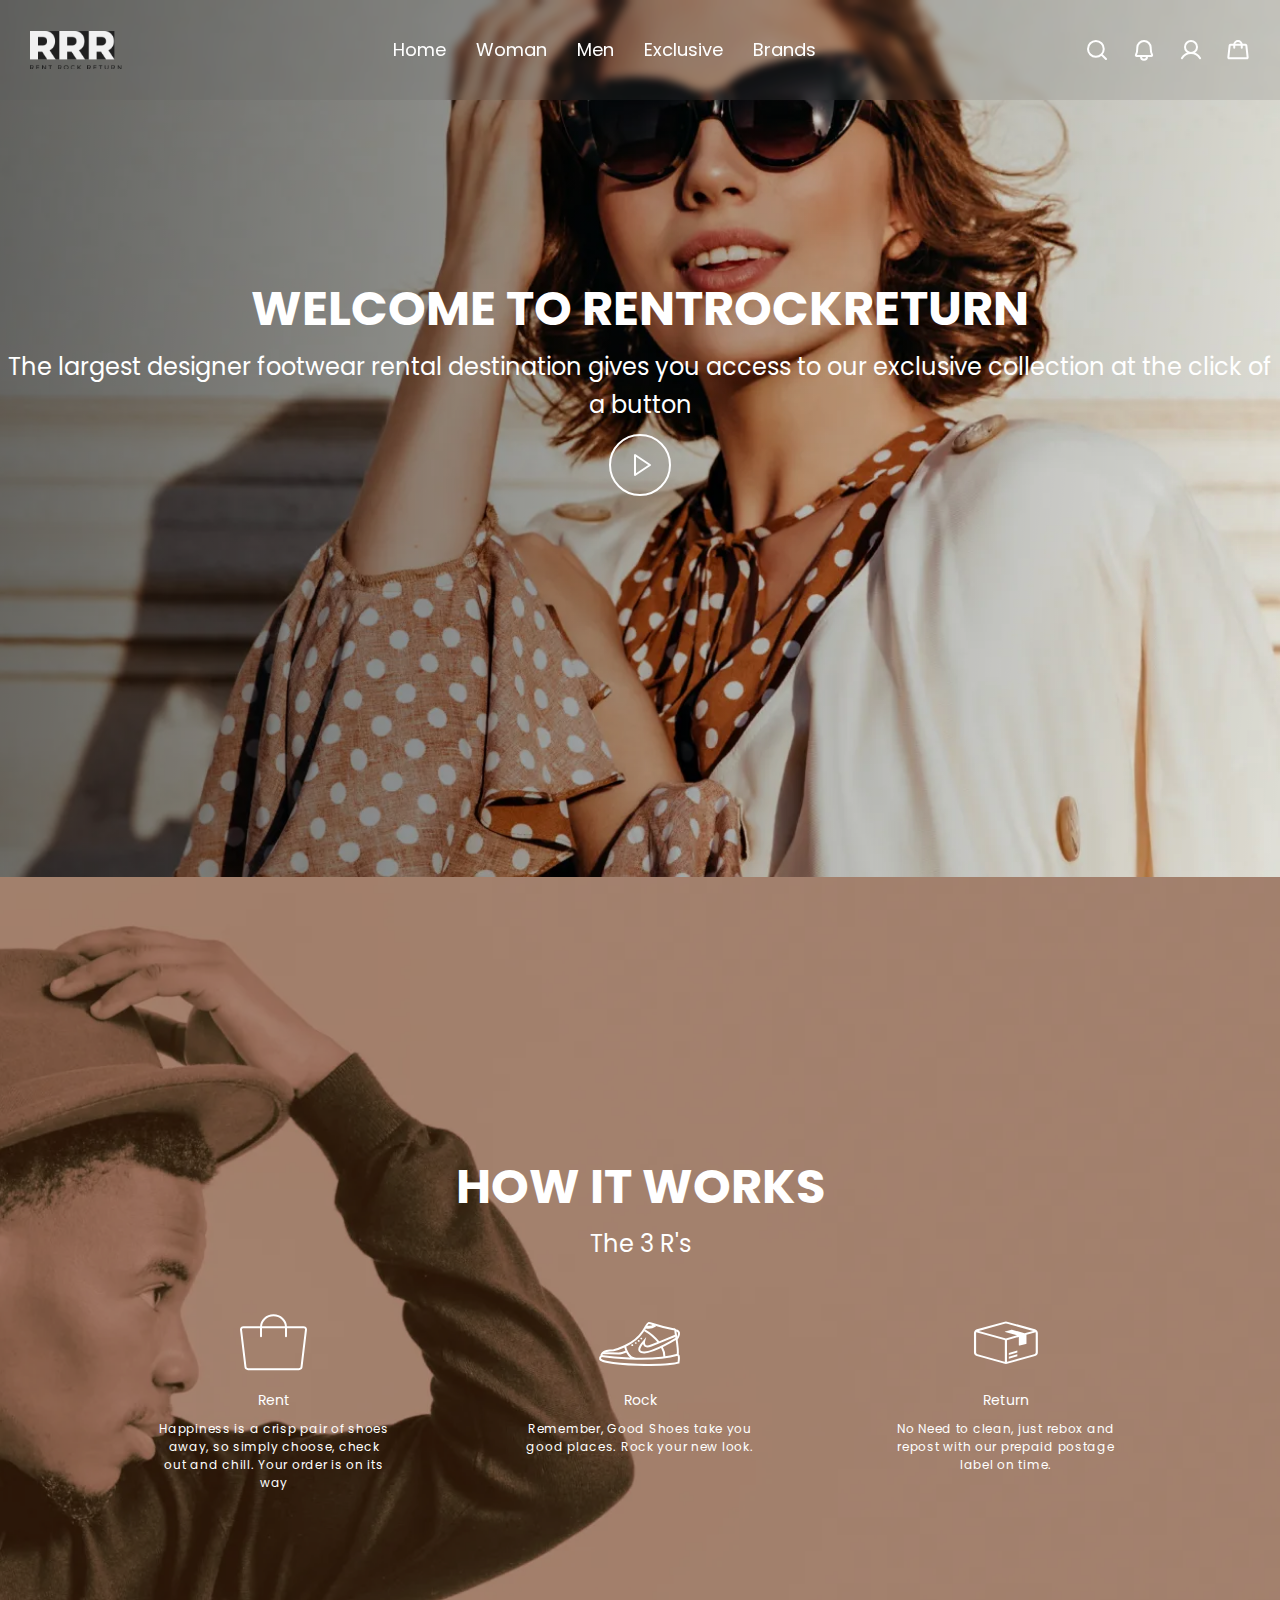
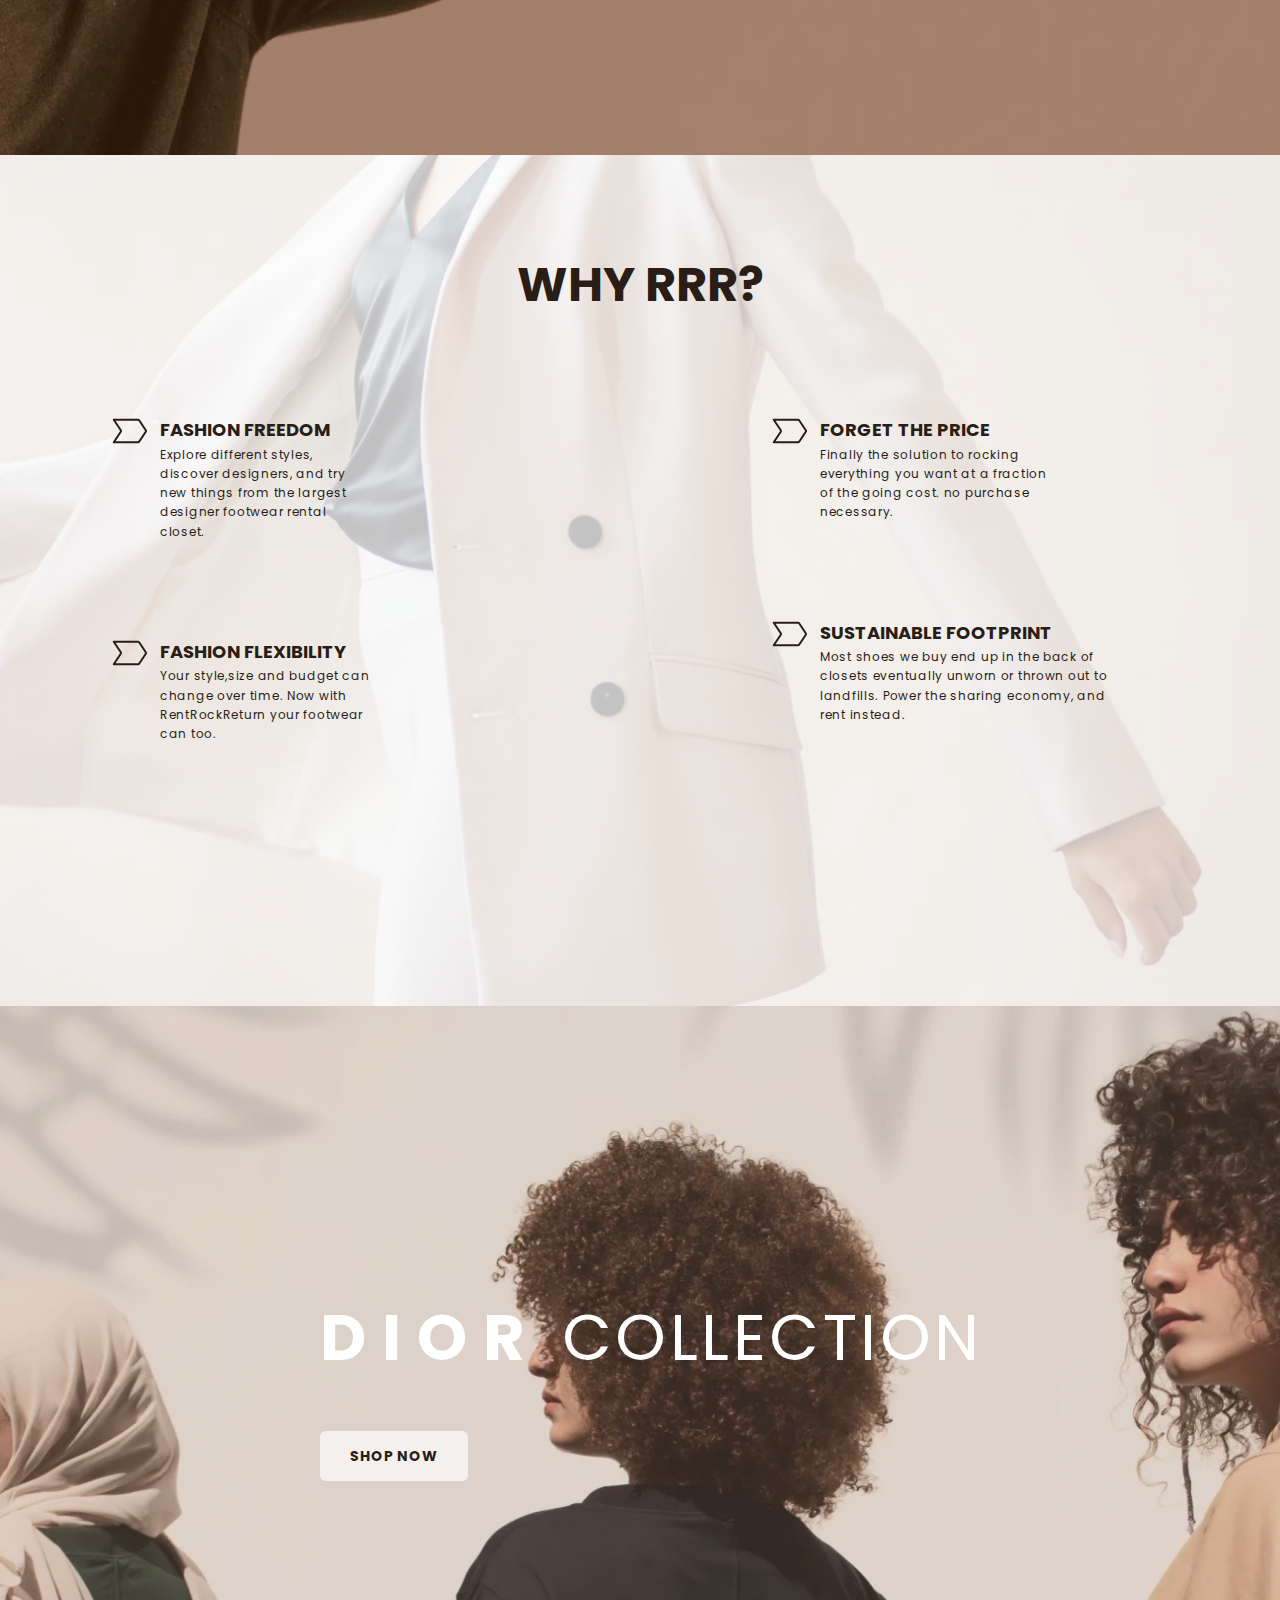
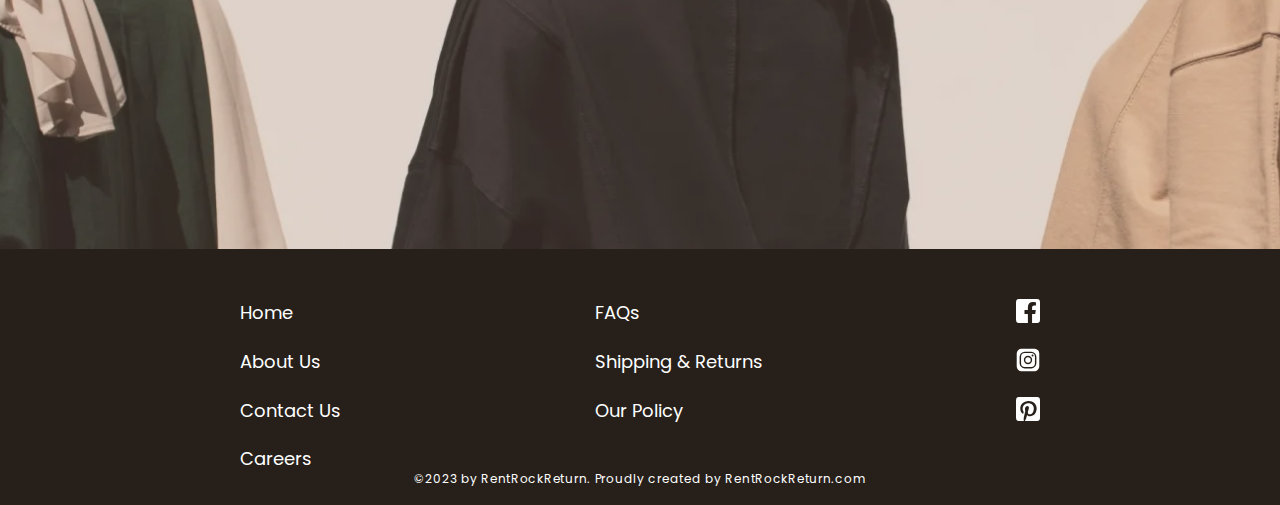
<file: index.html>
<!DOCTYPE html><html lang="en"><head>  <meta charset="UTF-8">  <meta http-equiv="X-UA-Compatible" content="IE=edge">  <meta name="viewport" content="width=device-width, initial-scale=1.0">  <meta name="description" content="" />  <meta name="keywords" content="" />  <meta name="author" content="" />  <title> </title>  <link rel="stylesheet" href="https://cdnjs.cloudflare.com/ajax/libs/font-awesome/5.15.3/css/all.min.css"    integrity="sha512-iBBXm8fW90+nuLcSKlbmrPcLa0OT92xO1BIsZ+ywDWZCvqsWgccV3gFoRBv0z+8dLJgyAHIhR35VZc2oM/gI1w=="    crossorigin="anonymous" />  <link href="https://pro.fontawesome.com/releases/v5.10.0/css/all.css" rel="stylesheet">  <link rel="stylesheet" href="./assets/css/style.min.css"></head><body>  <div class="wrapper">    <header class="header">  <div class="header__container">    <a href="#" class="header__logo">      <picture><source srcset="./assets/img/icon/Monochrome_on_Transparent_1.svg" type="image/webp"><img src="./assets/img/icon/Monochrome_on_Transparent_1.svg" alt="logo" /></picture>    </a>    <div class="header__menu menu">      <!-- <div class="menu__icon">            <span></span>         </div> -->      <nav class="menu__body">        <ul class="menu__list">          <li>            <a href="./index.html" class="menu__link">Home</a>            <!-- <span class="menu__arrow"></span> -->            <p class="menu__underline"></p>          </li>          <li>            <a href="" class="menu__link">Woman</a>            <!-- <span class="menu__arrow"></span> -->            <ul class="menu__sub-list">              <li>                <a href="#" class="menu__link">Sneaker Collection</a>              </li>              <li>                <a href="#" class="menu__link">Heel Collection</a>              </li>              <li>                <a href="#" class="menu__link">Women Boot Collection</a>              </li>            </ul>            <p class="menu__underline"></p>          </li>          <li>            <a href="" class="menu__link">Men</a>            <!-- <span class="menu__arrow"></span> -->            <ul class="menu__sub-list">              <li>                <a href="#" class="menu__link">Sneaker Collection</a>              </li>              <li>                <a href="#" class="menu__link">Loafer Collection</a>              </li>              <li>                <a href="#" class="menu__link">Boot Collection</a>              </li>            </ul>            <p class="menu__underline"></p>          </li>          <li>            <a href="" class="menu__link">Exclusive</a>            <!-- <span class="menu__arrow"></span> -->            <p class="menu__underline"></p>          </li>          <li>            <a href="./brandspage.html" class="menu__link">Brands</a>            <!-- <span class="menu__arrow"></span> -->            <p class="menu__underline"></p>          </li>          <!-- <li> -->            <!-- <a href="./consignpage.html" class="menu__link">Consign</a> -->            <!-- <span class="menu__arrow"></span> -->            <!-- <ul class="menu__sub-list">              <li>                <a href="#" class="menu__link">How it works</a>              </li>              <li>                <a href="#" class="menu__link">Consigners testimonies</a>              </li>              <li>                <a href="./storePolicypage.html" class="menu__link">Our policy</a>              </li>              <li>                <a href="#" class="menu__link">Join us now</a>              </li>              <li>                <a href="./contactuspage.html" class="menu__link">Contact</a>              </li>            </ul> -->            <!-- <p class="menu__underline"></p> -->          <!-- </li> -->          <!-- <li>            <a href="" class="menu__link">Raffles</a>            <p class="menu__underline"></p>          </li> -->          <!-- <li>            <a href="" class="menu__link">Size Chart</a>            <p class="menu__underline"></p>          </li> -->          <!-- <li> -->            <!-- <a href="./aboutpage.html" class="menu__link">About Us</a> -->            <!-- <span class="menu__arrow"></span> -->            <!-- <ul class="menu__sub-list">              <li>                <a href="./storePolicypage.html" class="menu__link">Store Policy</a>              </li>              <li>                <a href="#" class="menu__link">Meet The Team</a>              </li>              <li>                <a href="#" class="menu__link">Our Environmental Promise</a>              </li>            </ul>            <p class="menu__underline"></p> -->          <!-- </li> -->        </ul>      </nav>    </div>    <div class="header__menu menu-right">      <ul class="menu__list">        <li class="menu__list-icon">          <a href="#" class="menu__link">            <picture><source srcset="./assets/img/icon/MagnifyingGlass.svg" type="image/webp"><img src="./assets/img/icon/MagnifyingGlass.svg" alt="search"></picture>          </a>        </li>        <li class="menu__list-icon">          <a href="#" class="menu__link">            <picture><source srcset="./assets/img/icon/Bell.svg" type="image/webp"><img src="./assets/img/icon/Bell.svg" alt="bell"></picture>          </a>        </li>        <li class="menu__list-icon">          <a href="#" class="menu__link">            <picture><source srcset="./assets/img/icon/User.svg" type="image/webp"><img src="./assets/img/icon/User.svg" alt="account"></picture>          </a>          <ul class="menu__sub-list">            <li>              <a href="#" class="menu__link">My Account</a>            </li>            <li>              <a href="#" class="menu__link">My Wishlis</a>            </li>            <li>              <a href="#" class="menu__link">My Orders</a>            </li>            <li>              <a href="#" class="menu__link">My Addresses</a>            </li>            <li>              <a href="#" class="menu__link">My Wallet</a>            </li>            <li class="menu__line"></li>            <li>              <a href="#" class="menu__link">LOG OUT</a>            </li>          </ul>          <p class="menu__underline"></p>        </li>        <li class="menu__list-icon">          <a href="#">            <picture><source srcset="./assets/img/icon/Handbag.svg" type="image/webp"><img src="./assets/img/icon/Handbag.svg" alt="handbag"></picture>          </a>        </li>      </ul>    </div>  </div></header>    <main class="page">      <section class="page__section homepage__section-1">        <div class="section-1__wrapper">          <div class="section-1__box">            <div class="box__title">              <h2>Welcome to RentRockReturn</h2>            </div>            <div class="box__text">              <p>The largest designer footwear rental destination gives you access to our exclusive collection at the                click of a                button</p>            </div>            <div class="box__video">              <picture><source srcset="./assets/img/icon/PlayCircle.svg" type="image/webp"><img src="./assets/img/icon/PlayCircle.svg" alt="video__button"></picture>            </div>          </div>        </div>      </section>      <section class="page__section homepage__section-2">        <div class="section-2__wrapper">          <div class="section-2__box">            <div class="box__title">              <h2>HOW IT WORKS</h2>            </div>            <div class="box__text">              <p>The 3 R's</p>            </div>            <div class="box__item">              <div class="item__box">                <div class="log">                  <picture><source srcset="./assets/img/toe.svg" type="image/webp"><img src="./assets/img/toe.svg" alt=""></picture>                </div>                <div class="title">                  <h3>Rent</h3>                </div>                <div class="text">                  <p>Happiness is a crisp pair of shoes away, so simply choose, check out and chill. Your                    order is on its way</p>                </div>              </div>              <div class="item__box">                <div class="log">                  <picture><source srcset="./assets/img/nike_shoes.svg" type="image/webp"><img src="./assets/img/nike_shoes.svg" alt=""></picture>                </div>                <div class="title">                  <h3>Rock</h3>                </div>                <div class="text">                  <p>Remember, Good Shoes take you good places. Rock your new look.</p>                </div>              </div>              <div class="item__box">                <div class="log">                  <picture><source srcset="./assets/img/product_ref.svg" type="image/webp"><img src="./assets/img/product_ref.svg" alt=""></picture>                </div>                <div class="title">                  <h3>                    Return                  </h3>                </div>                <div class="text">                  <p>No Need to clean, just rebox and repost with our prepaid postage label on time.</p>                </div>              </div>            </div>          </div>        </div>      </section>      <section class="page__section homepage__section-3">        <div class="section-3__wrapper">          <div class="section-3__box">            <div class="box__title">              <h2>WHY RRR?</h2>            </div>            <div class="box__item">              <div class="item__box item__box-left">                <div class="box-left left__1">                  <div class="title">                    <h3>Fashion Freedom</h3>                  </div>                  <div class="text">                    <p>Explore different styles, discover designers, and try new things from the largest designer footwear rental closet.</p>                  </div>                </div>                <div class="box-left left__2">                  <div class="title">                    <h3>Fashion Flexibility                    </h3>                  </div>                  <div class="text">                    <p>Your style,size and budget can change over time. Now with RentRockReturn your footwear can too.</p>                  </div>                </div>              </div>              <div class="item__box item__box-right">                <div class="box-right right__1">                  <div class="title">                    <h3>Forget the Price</h3>                  </div>                  <div class="text">                    <p>Finally the solution to rocking everything you want at a fraction of the going cost. no purchase necessary.</p>                  </div>                </div>                <div class="box-right right__2">                  <div class="title">                    <h3>Sustainable Footprint                    </h3>                  </div>                  <div class="text">                    <p>Most shoes we buy end up in the back of closets eventually unworn or thrown out to landfills. Power the sharing economy,                    and rent instead.</p>                  </div>                </div>              </div>            </div>          </div>        </div>      </section>      <section class="page__section homepage__section-4">        <div class="section-4__wrapper">          <div class="section-4__box">            <div class="title">              <h2><span>DIOR</span> COLLECTION</h2>            </div>            <div class="button">              <a href="#">SHOP NOW</a>            </div>          </div>        </div>      </section>    </main>    <footer class="footer">  <div class="footer__container">    <div class="footer__nav">      <div class="footer__menu menu__left">        <ul>          <li><a href="./index.html">Home</a></li>          <li><a href="./aboutpage.html" class="menu__link">About Us</a></li>          <li><a href="./contactuspage.html">Contact Us</a></li>          <li><a href="./carrerspage.html">Careers</a></li>        </ul>      </div>      <div class="footer__menu menu__center">        <ul>          <li><a href="#">FAQs</a></li>          <li><a href="#">Shipping & Returns</a></li>          <li><a href="#">Our Policy</a></li>        </ul>      </div>      <div class="footer__menu menu__right">        <ul class="social__link">          <li><a href=""><picture><source srcset="./assets/img/icon/face.svg" type="image/webp"><img src="./assets/img/icon/face.svg" alt=""></picture></i></a></li>          <li><a href=""><picture><source srcset="./assets/img/icon/insta.svg" type="image/webp"><img src="./assets/img/icon/insta.svg" alt=""></picture></a></li>          <li><a href=""><picture><source srcset="./assets/img/icon/print.svg" type="image/webp"><img src="./assets/img/icon/print.svg" alt=""></picture></a></li>        </ul>      </div>    </div>    <div class="footer__text">      <p>©2023 by RentRockReturn. Proudly created by RentRockReturn.com</p>    </div>  </div></footer>  </div></body>  <script src="./assets/js/script.js"></script></html>
</file>
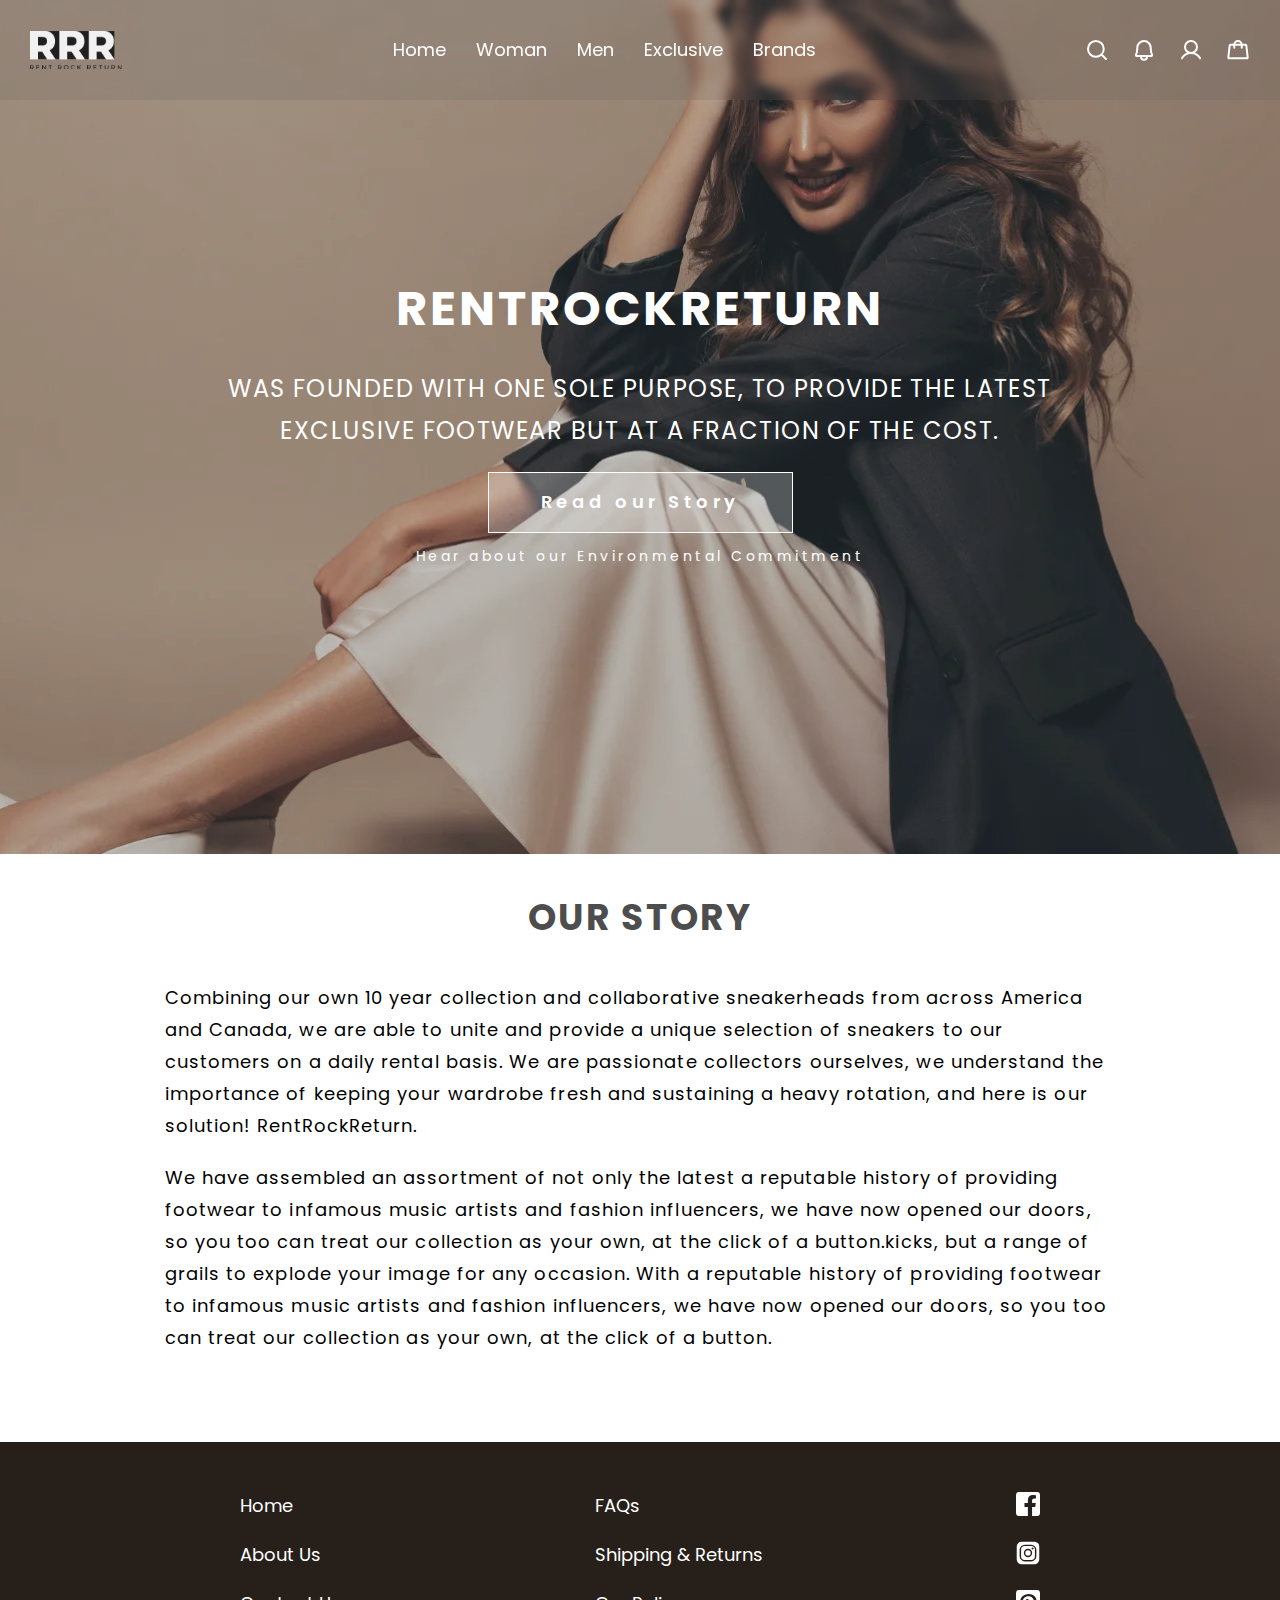
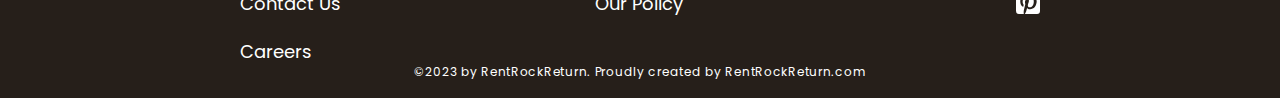
<file: aboutpage.html>
<!DOCTYPE html><html lang="en"><head>   <meta charset="UTF-8">   <meta http-equiv="X-UA-Compatible" content="IE=edge">   <meta name="viewport" content="width=device-width, initial-scale=1.0">   <meta name="description" content="" />   <meta name="keywords" content="" />   <meta name="author" content="" />   <title> </title>   <link rel="stylesheet" href="https://cdnjs.cloudflare.com/ajax/libs/font-awesome/5.15.3/css/all.min.css"      integrity="sha512-iBBXm8fW90+nuLcSKlbmrPcLa0OT92xO1BIsZ+ywDWZCvqsWgccV3gFoRBv0z+8dLJgyAHIhR35VZc2oM/gI1w=="      crossorigin="anonymous" />   <link href="https://pro.fontawesome.com/releases/v5.10.0/css/all.css" rel="stylesheet">   <link rel="stylesheet" href="./assets/css/style.min.css"></head><body>   <div class="wrapper">      <header class="header">  <div class="header__container">    <a href="#" class="header__logo">      <picture><source srcset="./assets/img/icon/Monochrome_on_Transparent_1.svg" type="image/webp"><img src="./assets/img/icon/Monochrome_on_Transparent_1.svg" alt="logo" /></picture>    </a>    <div class="header__menu menu">      <!-- <div class="menu__icon">            <span></span>         </div> -->      <nav class="menu__body">        <ul class="menu__list">          <li>            <a href="./index.html" class="menu__link">Home</a>            <!-- <span class="menu__arrow"></span> -->            <p class="menu__underline"></p>          </li>          <li>            <a href="" class="menu__link">Woman</a>            <!-- <span class="menu__arrow"></span> -->            <ul class="menu__sub-list">              <li>                <a href="#" class="menu__link">Sneaker Collection</a>              </li>              <li>                <a href="#" class="menu__link">Heel Collection</a>              </li>              <li>                <a href="#" class="menu__link">Women Boot Collection</a>              </li>            </ul>            <p class="menu__underline"></p>          </li>          <li>            <a href="" class="menu__link">Men</a>            <!-- <span class="menu__arrow"></span> -->            <ul class="menu__sub-list">              <li>                <a href="#" class="menu__link">Sneaker Collection</a>              </li>              <li>                <a href="#" class="menu__link">Loafer Collection</a>              </li>              <li>                <a href="#" class="menu__link">Boot Collection</a>              </li>            </ul>            <p class="menu__underline"></p>          </li>          <li>            <a href="" class="menu__link">Exclusive</a>            <!-- <span class="menu__arrow"></span> -->            <p class="menu__underline"></p>          </li>          <li>            <a href="./brandspage.html" class="menu__link">Brands</a>            <!-- <span class="menu__arrow"></span> -->            <p class="menu__underline"></p>          </li>          <!-- <li> -->            <!-- <a href="./consignpage.html" class="menu__link">Consign</a> -->            <!-- <span class="menu__arrow"></span> -->            <!-- <ul class="menu__sub-list">              <li>                <a href="#" class="menu__link">How it works</a>              </li>              <li>                <a href="#" class="menu__link">Consigners testimonies</a>              </li>              <li>                <a href="./storePolicypage.html" class="menu__link">Our policy</a>              </li>              <li>                <a href="#" class="menu__link">Join us now</a>              </li>              <li>                <a href="./contactuspage.html" class="menu__link">Contact</a>              </li>            </ul> -->            <!-- <p class="menu__underline"></p> -->          <!-- </li> -->          <!-- <li>            <a href="" class="menu__link">Raffles</a>            <p class="menu__underline"></p>          </li> -->          <!-- <li>            <a href="" class="menu__link">Size Chart</a>            <p class="menu__underline"></p>          </li> -->          <!-- <li> -->            <!-- <a href="./aboutpage.html" class="menu__link">About Us</a> -->            <!-- <span class="menu__arrow"></span> -->            <!-- <ul class="menu__sub-list">              <li>                <a href="./storePolicypage.html" class="menu__link">Store Policy</a>              </li>              <li>                <a href="#" class="menu__link">Meet The Team</a>              </li>              <li>                <a href="#" class="menu__link">Our Environmental Promise</a>              </li>            </ul>            <p class="menu__underline"></p> -->          <!-- </li> -->        </ul>      </nav>    </div>    <div class="header__menu menu-right">      <ul class="menu__list">        <li class="menu__list-icon">          <a href="#" class="menu__link">            <picture><source srcset="./assets/img/icon/MagnifyingGlass.svg" type="image/webp"><img src="./assets/img/icon/MagnifyingGlass.svg" alt="search"></picture>          </a>        </li>        <li class="menu__list-icon">          <a href="#" class="menu__link">            <picture><source srcset="./assets/img/icon/Bell.svg" type="image/webp"><img src="./assets/img/icon/Bell.svg" alt="bell"></picture>          </a>        </li>        <li class="menu__list-icon">          <a href="#" class="menu__link">            <picture><source srcset="./assets/img/icon/User.svg" type="image/webp"><img src="./assets/img/icon/User.svg" alt="account"></picture>          </a>          <ul class="menu__sub-list">            <li>              <a href="#" class="menu__link">My Account</a>            </li>            <li>              <a href="#" class="menu__link">My Wishlis</a>            </li>            <li>              <a href="#" class="menu__link">My Orders</a>            </li>            <li>              <a href="#" class="menu__link">My Addresses</a>            </li>            <li>              <a href="#" class="menu__link">My Wallet</a>            </li>            <li class="menu__line"></li>            <li>              <a href="#" class="menu__link">LOG OUT</a>            </li>          </ul>          <p class="menu__underline"></p>        </li>        <li class="menu__list-icon">          <a href="#">            <picture><source srcset="./assets/img/icon/Handbag.svg" type="image/webp"><img src="./assets/img/icon/Handbag.svg" alt="handbag"></picture>          </a>        </li>      </ul>    </div>  </div></header>      <main class="page">         <section class="aboutpage__section-1">            <div class="section-1__wrapper">               <div class="section-1__box">                  <div class="box__title">                     <h2>RentRockReturn</h2>                  </div>                  <div class="box__text">                     <p>was founded with one sole purpose, to provide the latest exclusive footwear but at a fraction of                        the cost.</p>                  </div>                  <div class="box__button">                     <a href="#sec-2">Read our Story</a>                  </div>                  <div class="box__text-2">                     <p>Hear about our Environmental Commitment</p>                  </div>               </div>            </div>         </section>         <section class="aboutpage__section-2" id="sec-2">            <div class="section-2__wrapper">               <div class="section-2__box">                  <div class="box__title">                     <h2>our story</h2>                  </div>                  <div class="box__text">                     <p>Combining our own 10 year collection and collaborative sneakerheads from across America and                        Canada, we are able to unite                        and provide a unique selection of sneakers to our customers on a daily rental basis. We are                        passionate collectors                        ourselves, we understand the importance of keeping your wardrobe fresh and sustaining a heavy                        rotation, and here is our                        solution! RentRockReturn.</p>                     <p>We have assembled an assortment of not only the latest a reputable history of providing footwear                        to infamous music                        artists and fashion influencers, we have now opened our doors, so you too can treat our                        collection as your own, at the                        click of a button.kicks, but a range of grails to explode your image for any occasion. With a                        reputable history of                        providing footwear to infamous music artists and fashion influencers, we have now opened our                        doors, so you too can treat                        our collection as your own, at the click of a button.</p>                  </div>               </div>            </div>         </section>      </main>      <footer class="footer">  <div class="footer__container">    <div class="footer__nav">      <div class="footer__menu menu__left">        <ul>          <li><a href="./index.html">Home</a></li>          <li><a href="./aboutpage.html" class="menu__link">About Us</a></li>          <li><a href="./contactuspage.html">Contact Us</a></li>          <li><a href="./carrerspage.html">Careers</a></li>        </ul>      </div>      <div class="footer__menu menu__center">        <ul>          <li><a href="#">FAQs</a></li>          <li><a href="#">Shipping & Returns</a></li>          <li><a href="#">Our Policy</a></li>        </ul>      </div>      <div class="footer__menu menu__right">        <ul class="social__link">          <li><a href=""><picture><source srcset="./assets/img/icon/face.svg" type="image/webp"><img src="./assets/img/icon/face.svg" alt=""></picture></i></a></li>          <li><a href=""><picture><source srcset="./assets/img/icon/insta.svg" type="image/webp"><img src="./assets/img/icon/insta.svg" alt=""></picture></a></li>          <li><a href=""><picture><source srcset="./assets/img/icon/print.svg" type="image/webp"><img src="./assets/img/icon/print.svg" alt=""></picture></a></li>        </ul>      </div>    </div>    <div class="footer__text">      <p>©2023 by RentRockReturn. Proudly created by RentRockReturn.com</p>    </div>  </div></footer>   </div></body><script src="./assets/js/script.js"></script></html>
</file>
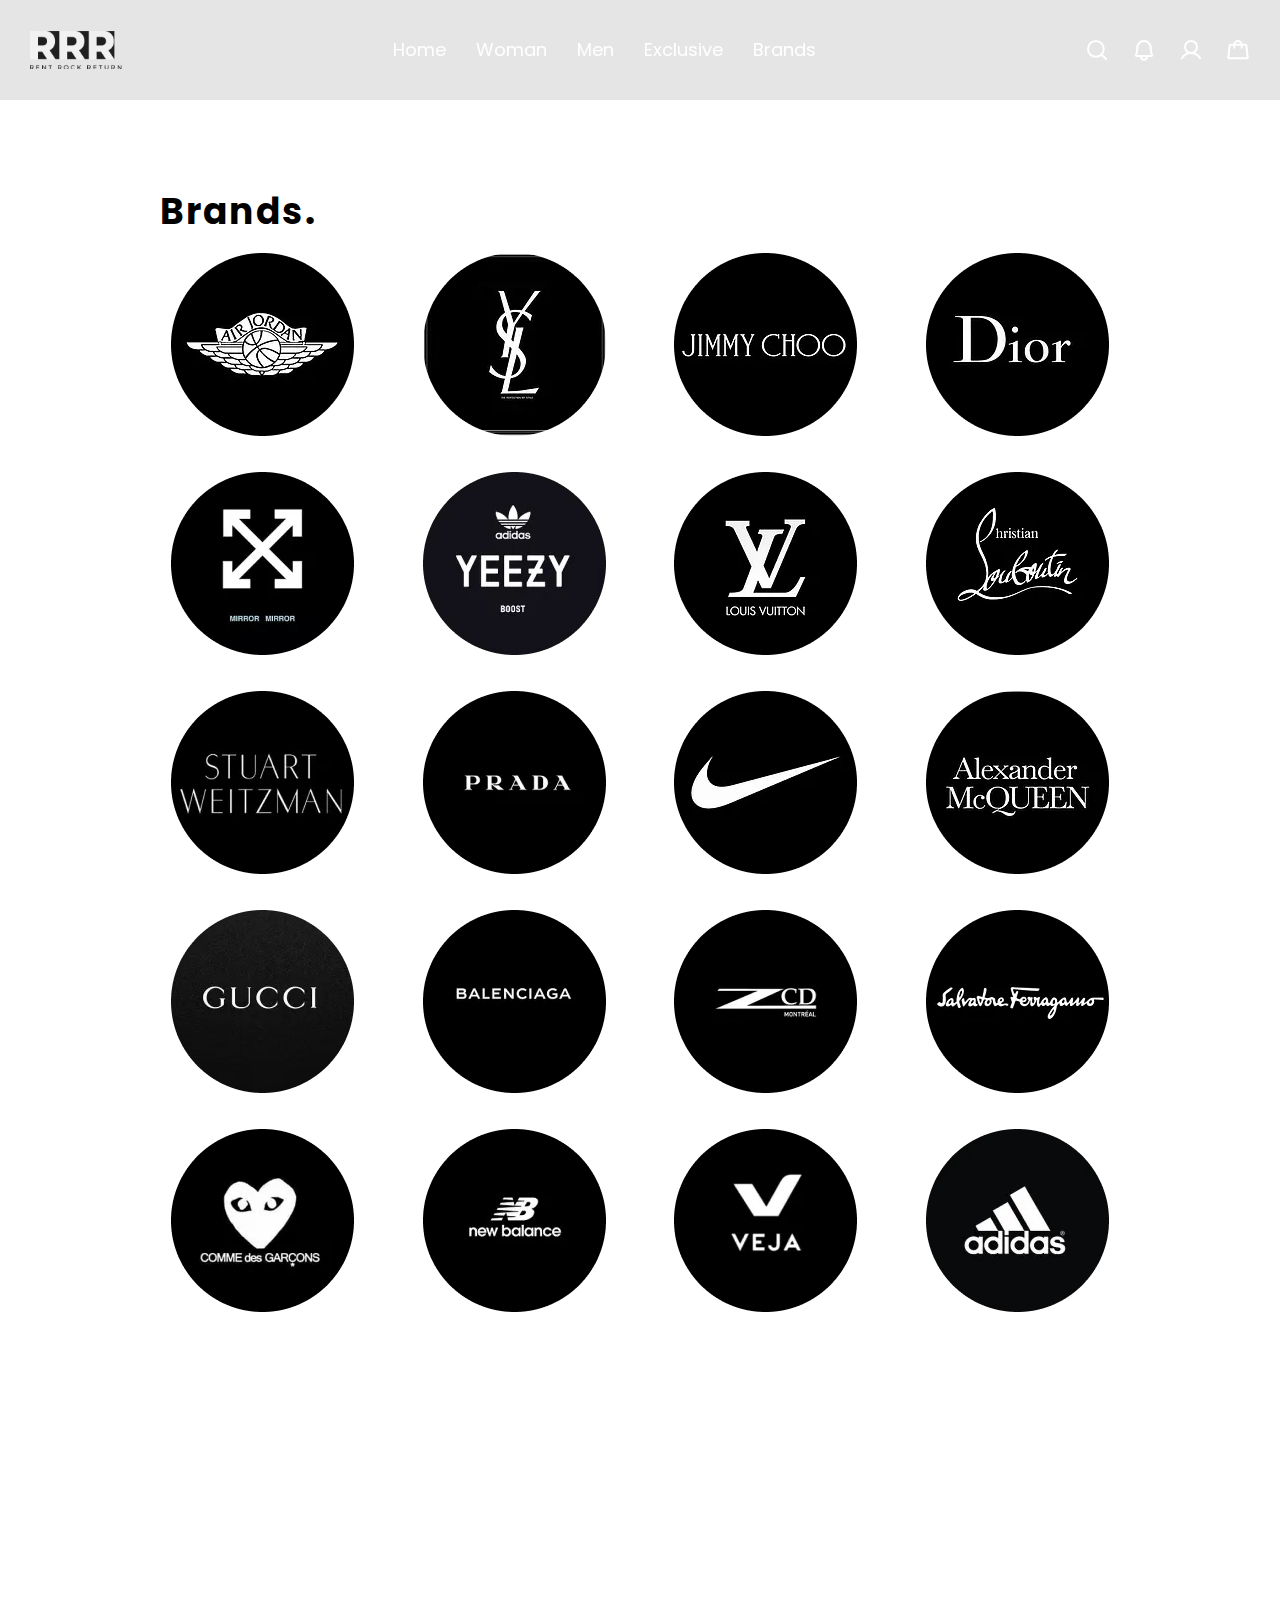
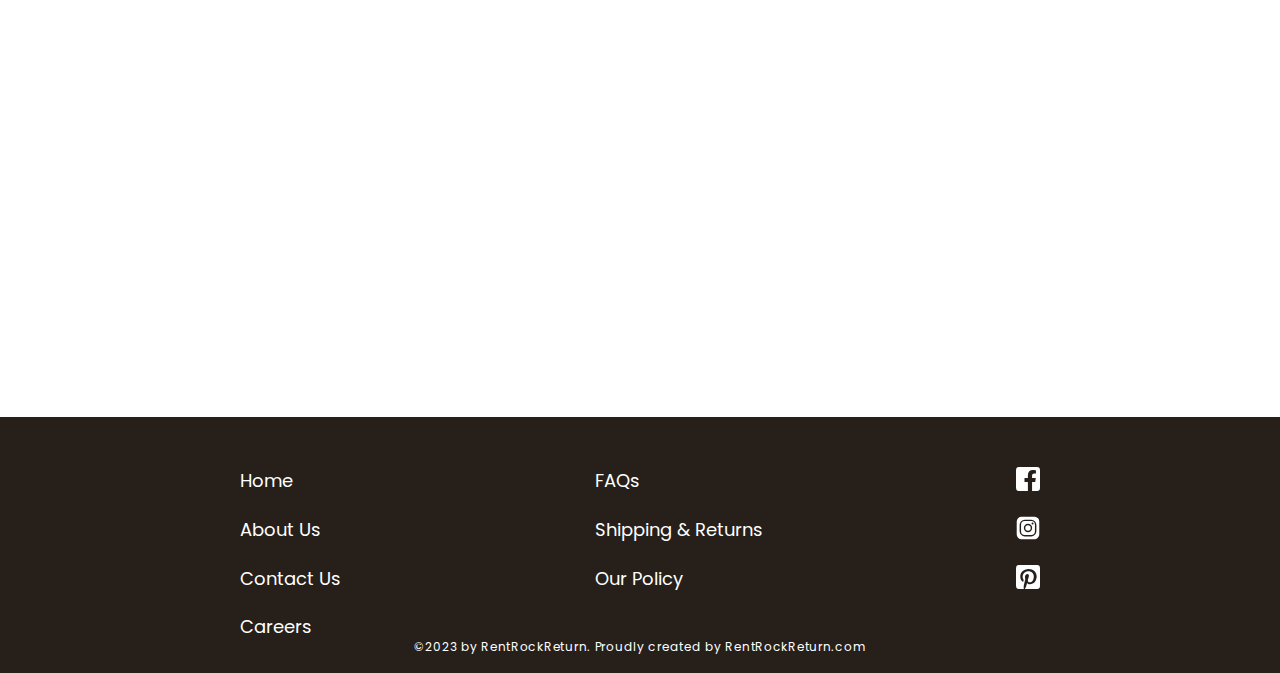
<file: brandspage.html>
<!DOCTYPE html><html lang="en"><head>   <meta charset="UTF-8">   <meta http-equiv="X-UA-Compatible" content="IE=edge">   <meta name="viewport" content="width=device-width, initial-scale=1.0">   <meta name="description" content="" />   <meta name="keywords" content="" />   <meta name="author" content="" />   <title> </title>   <link rel="stylesheet" href="https://cdnjs.cloudflare.com/ajax/libs/font-awesome/5.15.3/css/all.min.css"      integrity="sha512-iBBXm8fW90+nuLcSKlbmrPcLa0OT92xO1BIsZ+ywDWZCvqsWgccV3gFoRBv0z+8dLJgyAHIhR35VZc2oM/gI1w=="      crossorigin="anonymous" />   <link href="https://pro.fontawesome.com/releases/v5.10.0/css/all.css" rel="stylesheet">   <link rel="stylesheet" href="./assets/css/style.min.css"></head><body>   <div class="wrapper">      <header class="header">  <div class="header__container">    <a href="#" class="header__logo">      <picture><source srcset="./assets/img/icon/Monochrome_on_Transparent_1.svg" type="image/webp"><img src="./assets/img/icon/Monochrome_on_Transparent_1.svg" alt="logo" /></picture>    </a>    <div class="header__menu menu">      <!-- <div class="menu__icon">            <span></span>         </div> -->      <nav class="menu__body">        <ul class="menu__list">          <li>            <a href="./index.html" class="menu__link">Home</a>            <!-- <span class="menu__arrow"></span> -->            <p class="menu__underline"></p>          </li>          <li>            <a href="" class="menu__link">Woman</a>            <!-- <span class="menu__arrow"></span> -->            <ul class="menu__sub-list">              <li>                <a href="#" class="menu__link">Sneaker Collection</a>              </li>              <li>                <a href="#" class="menu__link">Heel Collection</a>              </li>              <li>                <a href="#" class="menu__link">Women Boot Collection</a>              </li>            </ul>            <p class="menu__underline"></p>          </li>          <li>            <a href="" class="menu__link">Men</a>            <!-- <span class="menu__arrow"></span> -->            <ul class="menu__sub-list">              <li>                <a href="#" class="menu__link">Sneaker Collection</a>              </li>              <li>                <a href="#" class="menu__link">Loafer Collection</a>              </li>              <li>                <a href="#" class="menu__link">Boot Collection</a>              </li>            </ul>            <p class="menu__underline"></p>          </li>          <li>            <a href="" class="menu__link">Exclusive</a>            <!-- <span class="menu__arrow"></span> -->            <p class="menu__underline"></p>          </li>          <li>            <a href="./brandspage.html" class="menu__link">Brands</a>            <!-- <span class="menu__arrow"></span> -->            <p class="menu__underline"></p>          </li>          <!-- <li> -->            <!-- <a href="./consignpage.html" class="menu__link">Consign</a> -->            <!-- <span class="menu__arrow"></span> -->            <!-- <ul class="menu__sub-list">              <li>                <a href="#" class="menu__link">How it works</a>              </li>              <li>                <a href="#" class="menu__link">Consigners testimonies</a>              </li>              <li>                <a href="./storePolicypage.html" class="menu__link">Our policy</a>              </li>              <li>                <a href="#" class="menu__link">Join us now</a>              </li>              <li>                <a href="./contactuspage.html" class="menu__link">Contact</a>              </li>            </ul> -->            <!-- <p class="menu__underline"></p> -->          <!-- </li> -->          <!-- <li>            <a href="" class="menu__link">Raffles</a>            <p class="menu__underline"></p>          </li> -->          <!-- <li>            <a href="" class="menu__link">Size Chart</a>            <p class="menu__underline"></p>          </li> -->          <!-- <li> -->            <!-- <a href="./aboutpage.html" class="menu__link">About Us</a> -->            <!-- <span class="menu__arrow"></span> -->            <!-- <ul class="menu__sub-list">              <li>                <a href="./storePolicypage.html" class="menu__link">Store Policy</a>              </li>              <li>                <a href="#" class="menu__link">Meet The Team</a>              </li>              <li>                <a href="#" class="menu__link">Our Environmental Promise</a>              </li>            </ul>            <p class="menu__underline"></p> -->          <!-- </li> -->        </ul>      </nav>    </div>    <div class="header__menu menu-right">      <ul class="menu__list">        <li class="menu__list-icon">          <a href="#" class="menu__link">            <picture><source srcset="./assets/img/icon/MagnifyingGlass.svg" type="image/webp"><img src="./assets/img/icon/MagnifyingGlass.svg" alt="search"></picture>          </a>        </li>        <li class="menu__list-icon">          <a href="#" class="menu__link">            <picture><source srcset="./assets/img/icon/Bell.svg" type="image/webp"><img src="./assets/img/icon/Bell.svg" alt="bell"></picture>          </a>        </li>        <li class="menu__list-icon">          <a href="#" class="menu__link">            <picture><source srcset="./assets/img/icon/User.svg" type="image/webp"><img src="./assets/img/icon/User.svg" alt="account"></picture>          </a>          <ul class="menu__sub-list">            <li>              <a href="#" class="menu__link">My Account</a>            </li>            <li>              <a href="#" class="menu__link">My Wishlis</a>            </li>            <li>              <a href="#" class="menu__link">My Orders</a>            </li>            <li>              <a href="#" class="menu__link">My Addresses</a>            </li>            <li>              <a href="#" class="menu__link">My Wallet</a>            </li>            <li class="menu__line"></li>            <li>              <a href="#" class="menu__link">LOG OUT</a>            </li>          </ul>          <p class="menu__underline"></p>        </li>        <li class="menu__list-icon">          <a href="#">            <picture><source srcset="./assets/img/icon/Handbag.svg" type="image/webp"><img src="./assets/img/icon/Handbag.svg" alt="handbag"></picture>          </a>        </li>      </ul>    </div>  </div></header>      <main class="page">         <section class="brandspage__section-1">            <div class="section-1__wrapper">               <div class="section-1__box brands">                  <div class="brands__title">                     <h3>Brands.</h3>                  </div>                  <div class="brands__item">                     <div class="box__item">                        <a href="#"><picture><source srcset="./assets/img/jordan.webp" type="image/webp"><img src="./assets/img/jordan.png" alt="jordan"></picture>                        </a>                     </div>                     <div class="box__item">                        <a href="#">                           <picture><source srcset="./assets/img/vsl.webp" type="image/webp"><img src="./assets/img/vsl.png" alt="jimmy-choo"></picture>                        </a>                     </div>                     <div class="box__item">                        <a href="#">                           <picture><source srcset="./assets/img/jimmy-choo.webp" type="image/webp"><img src="./assets/img/jimmy-choo.png" alt="jimmy-choo"></picture>                        </a>                     </div>                     <div class="box__item">                        <a href="#">                           <picture><source srcset="./assets/img/dior.webp" type="image/webp"><img src="./assets/img/dior.png" alt="dior"></picture>                        </a>                     </div>                     <div class="box__item">                        <a href="#">                           <picture><source srcset="./assets/img/mirror.webp" type="image/webp"><img src="./assets/img/mirror.png" alt="mirror"></picture>                        </a>                     </div>                     <div class="box__item">                        <a href="#">                           <picture><source srcset="./assets/img/yeezy.webp" type="image/webp"><img src="./assets/img/yeezy.png" alt="yeezy"></picture>                        </a>                     </div>                     <div class="box__item">                        <a href="#">                           <picture><source srcset="./assets/img/louis-vuitton.webp" type="image/webp"><img src="./assets/img/louis-vuitton.png" alt="louis-vuitton"></picture>                        </a>                     </div>                     <div class="box__item">                        <a href="#">                           <picture><source srcset="./assets/img/hristian.webp" type="image/webp"><img src="./assets/img/hristian.png" alt="hristian"></picture>                        </a>                     </div>                     <div class="box__item">                        <a href="#">                           <picture><source srcset="./assets/img/stuart.webp" type="image/webp"><img src="./assets/img/stuart.png" alt="stuart"></picture>                        </a>                     </div>                     <div class="box__item">                        <a href="#">                           <picture><source srcset="./assets/img/prada.webp" type="image/webp"><img src="./assets/img/prada.png" alt="prada"></picture>                        </a>                     </div>                     <div class="box__item">                        <a href="#">                           <picture><source srcset="./assets/img/nike.webp" type="image/webp"><img src="./assets/img/nike.png" alt="nike"></picture>                        </a>                     </div>                     <div class="box__item">                        <a href="#">                           <picture><source srcset="./assets/img/alexander.webp" type="image/webp"><img src="./assets/img/alexander.png" alt="alexander"></picture>                        </a>                     </div>                     <div class="box__item">                        <a href="#"><picture><source srcset="./assets/img/gucci.webp" type="image/webp"><img src="./assets/img/gucci.png" alt="gucci"></picture>                        </a>                     </div>                     <div class="box__item">                        <a href="#">                           <picture><source srcset="./assets/img/balenciaga.webp" type="image/webp"><img src="./assets/img/balenciaga.png" alt="balenciaga"></picture>                        </a>                     </div>                     <div class="box__item">                        <a href="#">                           <picture><source srcset="./assets/img/zcd.webp" type="image/webp"><img src="./assets/img/zcd.png" alt="zcd"></picture>                        </a>                     </div>                     <div class="box__item">                        <a href="#">                           <picture><source srcset="./assets/img/salvatore.webp" type="image/webp"><img src="./assets/img/salvatore.png" alt="salvatore"></picture>                        </a>                     </div>                     <div class="box__item">                        <a href="#">                           <picture><source srcset="./assets/img/comme.webp" type="image/webp"><img src="./assets/img/comme.png" alt="comme"></picture>                        </a>                     </div>                     <div class="box__item">                        <a href="#">                           <picture><source srcset="./assets/img/new-balance.webp" type="image/webp"><img src="./assets/img/new-balance.png" alt="new-balance"></picture>                        </a>                     </div>                     <div class="box__item">                        <a href="#">                           <picture><source srcset="./assets/img/veja.webp" type="image/webp"><img src="./assets/img/veja.png" alt="veja"></picture>                        </a>                     </div>                     <div class="box__item">                        <a href="#">                           <picture><source srcset="./assets/img/adidas.webp" type="image/webp"><img src="./assets/img/adidas.png" alt="adidas"></picture>                        </a>                     </div>                  </div>               </div>            </div>         </section>      </main>      <footer class="footer">  <div class="footer__container">    <div class="footer__nav">      <div class="footer__menu menu__left">        <ul>          <li><a href="./index.html">Home</a></li>          <li><a href="./aboutpage.html" class="menu__link">About Us</a></li>          <li><a href="./contactuspage.html">Contact Us</a></li>          <li><a href="./carrerspage.html">Careers</a></li>        </ul>      </div>      <div class="footer__menu menu__center">        <ul>          <li><a href="#">FAQs</a></li>          <li><a href="#">Shipping & Returns</a></li>          <li><a href="#">Our Policy</a></li>        </ul>      </div>      <div class="footer__menu menu__right">        <ul class="social__link">          <li><a href=""><picture><source srcset="./assets/img/icon/face.svg" type="image/webp"><img src="./assets/img/icon/face.svg" alt=""></picture></i></a></li>          <li><a href=""><picture><source srcset="./assets/img/icon/insta.svg" type="image/webp"><img src="./assets/img/icon/insta.svg" alt=""></picture></a></li>          <li><a href=""><picture><source srcset="./assets/img/icon/print.svg" type="image/webp"><img src="./assets/img/icon/print.svg" alt=""></picture></a></li>        </ul>      </div>    </div>    <div class="footer__text">      <p>©2023 by RentRockReturn. Proudly created by RentRockReturn.com</p>    </div>  </div></footer>   </div></body><script src="./assets/js/script.js"></script></html>
</file>
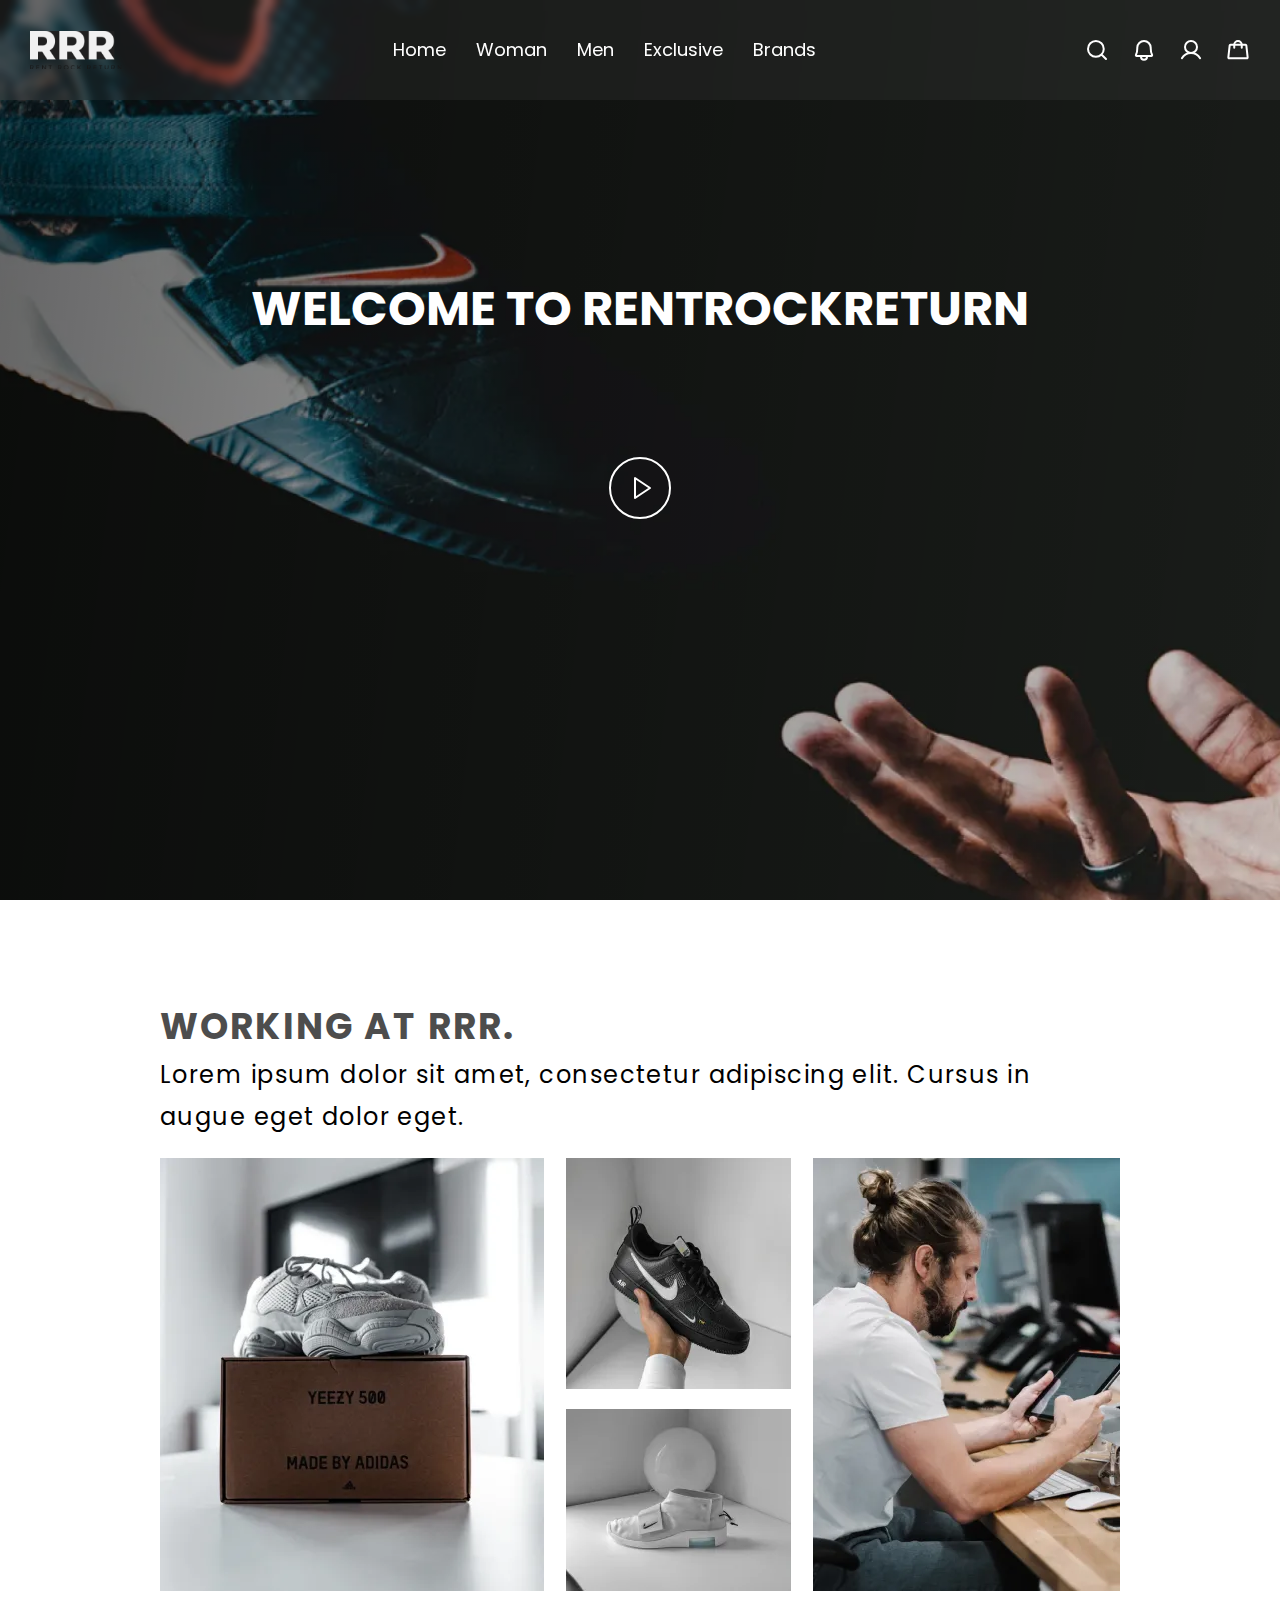
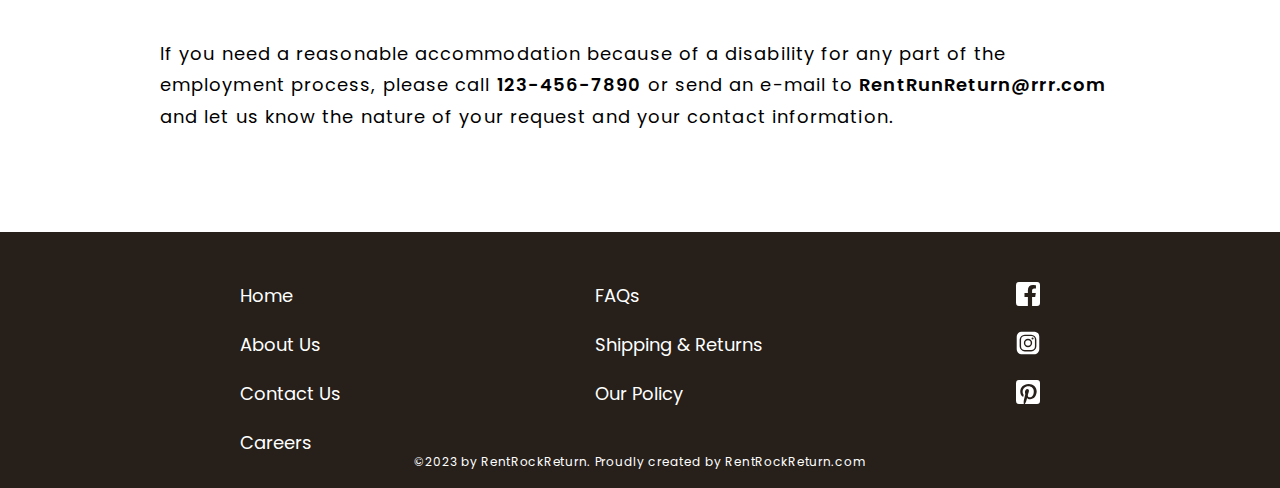
<file: carrerspage.html>
<!DOCTYPE html><html lang="en"><head>   <meta charset="UTF-8">   <meta http-equiv="X-UA-Compatible" content="IE=edge">   <meta name="viewport" content="width=device-width, initial-scale=1.0">   <meta name="description" content="" />   <meta name="keywords" content="" />   <meta name="author" content="" />   <title> </title>   <link rel="stylesheet" href="https://cdnjs.cloudflare.com/ajax/libs/font-awesome/5.15.3/css/all.min.css"      integrity="sha512-iBBXm8fW90+nuLcSKlbmrPcLa0OT92xO1BIsZ+ywDWZCvqsWgccV3gFoRBv0z+8dLJgyAHIhR35VZc2oM/gI1w=="      crossorigin="anonymous" />   <link href="https://pro.fontawesome.com/releases/v5.10.0/css/all.css" rel="stylesheet">   <link rel="stylesheet" href="./assets/css/style.min.css"></head><body>   <div class="wrapper">      <header class="header">  <div class="header__container">    <a href="#" class="header__logo">      <picture><source srcset="./assets/img/icon/Monochrome_on_Transparent_1.svg" type="image/webp"><img src="./assets/img/icon/Monochrome_on_Transparent_1.svg" alt="logo" /></picture>    </a>    <div class="header__menu menu">      <!-- <div class="menu__icon">            <span></span>         </div> -->      <nav class="menu__body">        <ul class="menu__list">          <li>            <a href="./index.html" class="menu__link">Home</a>            <!-- <span class="menu__arrow"></span> -->            <p class="menu__underline"></p>          </li>          <li>            <a href="" class="menu__link">Woman</a>            <!-- <span class="menu__arrow"></span> -->            <ul class="menu__sub-list">              <li>                <a href="#" class="menu__link">Sneaker Collection</a>              </li>              <li>                <a href="#" class="menu__link">Heel Collection</a>              </li>              <li>                <a href="#" class="menu__link">Women Boot Collection</a>              </li>            </ul>            <p class="menu__underline"></p>          </li>          <li>            <a href="" class="menu__link">Men</a>            <!-- <span class="menu__arrow"></span> -->            <ul class="menu__sub-list">              <li>                <a href="#" class="menu__link">Sneaker Collection</a>              </li>              <li>                <a href="#" class="menu__link">Loafer Collection</a>              </li>              <li>                <a href="#" class="menu__link">Boot Collection</a>              </li>            </ul>            <p class="menu__underline"></p>          </li>          <li>            <a href="" class="menu__link">Exclusive</a>            <!-- <span class="menu__arrow"></span> -->            <p class="menu__underline"></p>          </li>          <li>            <a href="./brandspage.html" class="menu__link">Brands</a>            <!-- <span class="menu__arrow"></span> -->            <p class="menu__underline"></p>          </li>          <!-- <li> -->            <!-- <a href="./consignpage.html" class="menu__link">Consign</a> -->            <!-- <span class="menu__arrow"></span> -->            <!-- <ul class="menu__sub-list">              <li>                <a href="#" class="menu__link">How it works</a>              </li>              <li>                <a href="#" class="menu__link">Consigners testimonies</a>              </li>              <li>                <a href="./storePolicypage.html" class="menu__link">Our policy</a>              </li>              <li>                <a href="#" class="menu__link">Join us now</a>              </li>              <li>                <a href="./contactuspage.html" class="menu__link">Contact</a>              </li>            </ul> -->            <!-- <p class="menu__underline"></p> -->          <!-- </li> -->          <!-- <li>            <a href="" class="menu__link">Raffles</a>            <p class="menu__underline"></p>          </li> -->          <!-- <li>            <a href="" class="menu__link">Size Chart</a>            <p class="menu__underline"></p>          </li> -->          <!-- <li> -->            <!-- <a href="./aboutpage.html" class="menu__link">About Us</a> -->            <!-- <span class="menu__arrow"></span> -->            <!-- <ul class="menu__sub-list">              <li>                <a href="./storePolicypage.html" class="menu__link">Store Policy</a>              </li>              <li>                <a href="#" class="menu__link">Meet The Team</a>              </li>              <li>                <a href="#" class="menu__link">Our Environmental Promise</a>              </li>            </ul>            <p class="menu__underline"></p> -->          <!-- </li> -->        </ul>      </nav>    </div>    <div class="header__menu menu-right">      <ul class="menu__list">        <li class="menu__list-icon">          <a href="#" class="menu__link">            <picture><source srcset="./assets/img/icon/MagnifyingGlass.svg" type="image/webp"><img src="./assets/img/icon/MagnifyingGlass.svg" alt="search"></picture>          </a>        </li>        <li class="menu__list-icon">          <a href="#" class="menu__link">            <picture><source srcset="./assets/img/icon/Bell.svg" type="image/webp"><img src="./assets/img/icon/Bell.svg" alt="bell"></picture>          </a>        </li>        <li class="menu__list-icon">          <a href="#" class="menu__link">            <picture><source srcset="./assets/img/icon/User.svg" type="image/webp"><img src="./assets/img/icon/User.svg" alt="account"></picture>          </a>          <ul class="menu__sub-list">            <li>              <a href="#" class="menu__link">My Account</a>            </li>            <li>              <a href="#" class="menu__link">My Wishlis</a>            </li>            <li>              <a href="#" class="menu__link">My Orders</a>            </li>            <li>              <a href="#" class="menu__link">My Addresses</a>            </li>            <li>              <a href="#" class="menu__link">My Wallet</a>            </li>            <li class="menu__line"></li>            <li>              <a href="#" class="menu__link">LOG OUT</a>            </li>          </ul>          <p class="menu__underline"></p>        </li>        <li class="menu__list-icon">          <a href="#">            <picture><source srcset="./assets/img/icon/Handbag.svg" type="image/webp"><img src="./assets/img/icon/Handbag.svg" alt="handbag"></picture>          </a>        </li>      </ul>    </div>  </div></header>      <main class="page">         <section class="page__section carrerspage__section-1">            <div class="section-1__wrapper">               <div class="section-1__box">                  <div class="box__title">                     <h2>Welcome to RentRockReturn</h2>                  </div>                  <div class="box__video">                     <picture><source srcset="./assets/img/icon/PlayCircle.svg" type="image/webp"><img src="./assets/img/icon/PlayCircle.svg" alt="video__button"></picture>                  </div>               </div>            </div>         </section>         <section class="page__section carrerspage__section-2">            <div class="section-2__wrapper">               <div class="section-2__box">                  <div class="box__title">                     <h2>Working at RRR.</h2>                  </div>                  <div class="box__text">                     <p>Lorem ipsum dolor sit amet, consectetur adipiscing elit. Cursus in augue eget dolor eget.</p>                  </div>                  <div class="box__collage">                     <div class="collage__collum-1">                        <picture><source srcset="./assets/img/carrerspage-collage-img1.webp" type="image/webp"><img src="./assets/img/carrerspage-collage-img1.jpg" alt=""></picture>                     </div>                     <div class="collage__collum-2">                        <picture><source srcset="./assets/img/carrerspage-collage-img2.webp" type="image/webp"><img src="./assets/img/carrerspage-collage-img2.jpg" alt=""></picture>                        <picture><source srcset="./assets/img/carrerspage-collage-img3.webp" type="image/webp"><img src="./assets/img/carrerspage-collage-img3.jpg" alt=""></picture>                     </div>                     <div class="collage__collum-3">                        <picture><source srcset="./assets/img/carrerspage-collage-img4.webp" type="image/webp"><img src="./assets/img/carrerspage-collage-img4.jpg" alt=""></picture>                     </div>                  </div>                  <div class="box__text-2">                     <p>If you need a reasonable accommodation because of a disability for any part of the employment                        process, please call                        <a href="tel:+123-456-7890"">123-456-7890</a> or send an e-mail to <a href="mailto:RentRunReturn@rrr.com">RentRunReturn@rrr.com</a>  and let us know the nature of your                        request and your contact                        information.                     </p>                  </div>               </div>            </div>         </section>      </main>      <footer class="footer">  <div class="footer__container">    <div class="footer__nav">      <div class="footer__menu menu__left">        <ul>          <li><a href="./index.html">Home</a></li>          <li><a href="./aboutpage.html" class="menu__link">About Us</a></li>          <li><a href="./contactuspage.html">Contact Us</a></li>          <li><a href="./carrerspage.html">Careers</a></li>        </ul>      </div>      <div class="footer__menu menu__center">        <ul>          <li><a href="#">FAQs</a></li>          <li><a href="#">Shipping & Returns</a></li>          <li><a href="#">Our Policy</a></li>        </ul>      </div>      <div class="footer__menu menu__right">        <ul class="social__link">          <li><a href=""><picture><source srcset="./assets/img/icon/face.svg" type="image/webp"><img src="./assets/img/icon/face.svg" alt=""></picture></i></a></li>          <li><a href=""><picture><source srcset="./assets/img/icon/insta.svg" type="image/webp"><img src="./assets/img/icon/insta.svg" alt=""></picture></a></li>          <li><a href=""><picture><source srcset="./assets/img/icon/print.svg" type="image/webp"><img src="./assets/img/icon/print.svg" alt=""></picture></a></li>        </ul>      </div>    </div>    <div class="footer__text">      <p>©2023 by RentRockReturn. Proudly created by RentRockReturn.com</p>    </div>  </div></footer>   </div></body><script src="./assets/js/script.js"></script></html>
</file>
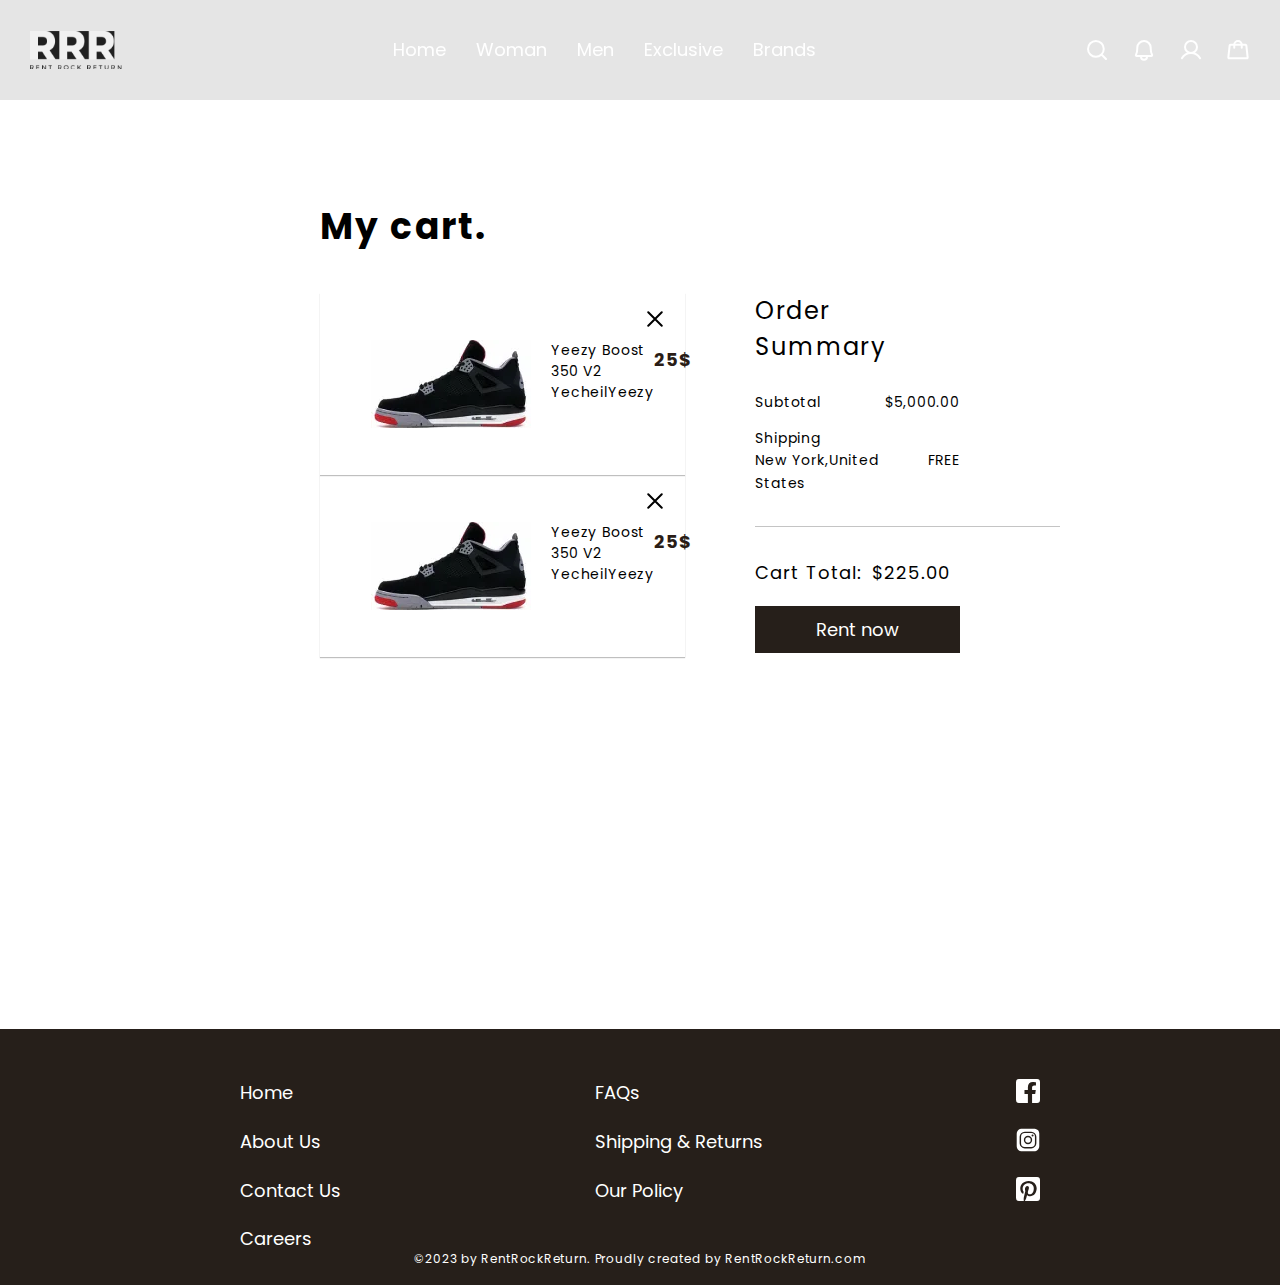
<file: cartpage.html>
<!DOCTYPE html><html lang="en"><head>   <meta charset="UTF-8">   <meta http-equiv="X-UA-Compatible" content="IE=edge">   <meta name="viewport" content="width=device-width, initial-scale=1.0">   <meta name="description" content="" />   <meta name="keywords" content="" />   <meta name="author" content="" />   <title> </title>   <link rel="stylesheet" href="https://cdnjs.cloudflare.com/ajax/libs/font-awesome/5.15.3/css/all.min.css"      integrity="sha512-iBBXm8fW90+nuLcSKlbmrPcLa0OT92xO1BIsZ+ywDWZCvqsWgccV3gFoRBv0z+8dLJgyAHIhR35VZc2oM/gI1w=="      crossorigin="anonymous" />   <link href="https://pro.fontawesome.com/releases/v5.10.0/css/all.css" rel="stylesheet">   <link rel="stylesheet" href="./assets/css/style.min.css"></head><body>   <div class="wrapper">      <header class="header">  <div class="header__container">    <a href="#" class="header__logo">      <picture><source srcset="./assets/img/icon/Monochrome_on_Transparent_1.svg" type="image/webp"><img src="./assets/img/icon/Monochrome_on_Transparent_1.svg" alt="logo" /></picture>    </a>    <div class="header__menu menu">      <!-- <div class="menu__icon">            <span></span>         </div> -->      <nav class="menu__body">        <ul class="menu__list">          <li>            <a href="./index.html" class="menu__link">Home</a>            <!-- <span class="menu__arrow"></span> -->            <p class="menu__underline"></p>          </li>          <li>            <a href="" class="menu__link">Woman</a>            <!-- <span class="menu__arrow"></span> -->            <ul class="menu__sub-list">              <li>                <a href="#" class="menu__link">Sneaker Collection</a>              </li>              <li>                <a href="#" class="menu__link">Heel Collection</a>              </li>              <li>                <a href="#" class="menu__link">Women Boot Collection</a>              </li>            </ul>            <p class="menu__underline"></p>          </li>          <li>            <a href="" class="menu__link">Men</a>            <!-- <span class="menu__arrow"></span> -->            <ul class="menu__sub-list">              <li>                <a href="#" class="menu__link">Sneaker Collection</a>              </li>              <li>                <a href="#" class="menu__link">Loafer Collection</a>              </li>              <li>                <a href="#" class="menu__link">Boot Collection</a>              </li>            </ul>            <p class="menu__underline"></p>          </li>          <li>            <a href="" class="menu__link">Exclusive</a>            <!-- <span class="menu__arrow"></span> -->            <p class="menu__underline"></p>          </li>          <li>            <a href="./brandspage.html" class="menu__link">Brands</a>            <!-- <span class="menu__arrow"></span> -->            <p class="menu__underline"></p>          </li>          <!-- <li> -->            <!-- <a href="./consignpage.html" class="menu__link">Consign</a> -->            <!-- <span class="menu__arrow"></span> -->            <!-- <ul class="menu__sub-list">              <li>                <a href="#" class="menu__link">How it works</a>              </li>              <li>                <a href="#" class="menu__link">Consigners testimonies</a>              </li>              <li>                <a href="./storePolicypage.html" class="menu__link">Our policy</a>              </li>              <li>                <a href="#" class="menu__link">Join us now</a>              </li>              <li>                <a href="./contactuspage.html" class="menu__link">Contact</a>              </li>            </ul> -->            <!-- <p class="menu__underline"></p> -->          <!-- </li> -->          <!-- <li>            <a href="" class="menu__link">Raffles</a>            <p class="menu__underline"></p>          </li> -->          <!-- <li>            <a href="" class="menu__link">Size Chart</a>            <p class="menu__underline"></p>          </li> -->          <!-- <li> -->            <!-- <a href="./aboutpage.html" class="menu__link">About Us</a> -->            <!-- <span class="menu__arrow"></span> -->            <!-- <ul class="menu__sub-list">              <li>                <a href="./storePolicypage.html" class="menu__link">Store Policy</a>              </li>              <li>                <a href="#" class="menu__link">Meet The Team</a>              </li>              <li>                <a href="#" class="menu__link">Our Environmental Promise</a>              </li>            </ul>            <p class="menu__underline"></p> -->          <!-- </li> -->        </ul>      </nav>    </div>    <div class="header__menu menu-right">      <ul class="menu__list">        <li class="menu__list-icon">          <a href="#" class="menu__link">            <picture><source srcset="./assets/img/icon/MagnifyingGlass.svg" type="image/webp"><img src="./assets/img/icon/MagnifyingGlass.svg" alt="search"></picture>          </a>        </li>        <li class="menu__list-icon">          <a href="#" class="menu__link">            <picture><source srcset="./assets/img/icon/Bell.svg" type="image/webp"><img src="./assets/img/icon/Bell.svg" alt="bell"></picture>          </a>        </li>        <li class="menu__list-icon">          <a href="#" class="menu__link">            <picture><source srcset="./assets/img/icon/User.svg" type="image/webp"><img src="./assets/img/icon/User.svg" alt="account"></picture>          </a>          <ul class="menu__sub-list">            <li>              <a href="#" class="menu__link">My Account</a>            </li>            <li>              <a href="#" class="menu__link">My Wishlis</a>            </li>            <li>              <a href="#" class="menu__link">My Orders</a>            </li>            <li>              <a href="#" class="menu__link">My Addresses</a>            </li>            <li>              <a href="#" class="menu__link">My Wallet</a>            </li>            <li class="menu__line"></li>            <li>              <a href="#" class="menu__link">LOG OUT</a>            </li>          </ul>          <p class="menu__underline"></p>        </li>        <li class="menu__list-icon">          <a href="#">            <picture><source srcset="./assets/img/icon/Handbag.svg" type="image/webp"><img src="./assets/img/icon/Handbag.svg" alt="handbag"></picture>          </a>        </li>      </ul>    </div>  </div></header>      <main class="page">         <section class="page__section cartpage__section">            <div class="cartpage__section-wrapper">               <div class="section__title">                  <h2>My cart.</h2>               </div>               <div class="section__box">                  <div class="section__left">                     <div class="box__product">                        <div class="product__img">                           <picture><source srcset="./assets/img/yeezyboost350v2black.webp" type="image/webp"><img src="./assets/img/yeezyboost350v2black.jpg" alt=""></picture>                        </div>                        <div class="product__info">                           <div class="product__name">                              <p>Yeezy Boost 350 V2 YecheilYeezy</p>                           </div>                           <div class="product__price">                              <span>25<span>$</span></span>                           </div>                        </div>                        <div class="product__remove-card"></div>                     </div>                     <div class="box__product">                        <div class="product__img">                           <picture><source srcset="./assets/img/yeezyboost350v2black.webp" type="image/webp"><img src="./assets/img/yeezyboost350v2black.jpg" alt=""></picture>                        </div>                        <div class="product__info">                           <div class="product__name">                              <p>Yeezy Boost 350 V2 YecheilYeezy</p>                           </div>                           <div class="product__price">                              <span>25<span>$</span></span>                           </div>                        </div>                        <div class="product__remove-card"></div>                     </div>                  </div>                  <div class="section__right">                     <div class="product__summary">                        <div class="summary__order-summary">                           <h2>Order Summary</h2>                        </div>                        <div class="summary__subtotal">                           <div class="subtotal__text">                              <span>Subtotal</span>                           </div>                           <div class="subtotal__price">                              <span><span>$</span>5,000.00</span>                           </div>                        </div>                        <div class="summary__ship-address">                           <div class="ship__text">                              <p>Shipping</p>                           </div>                           <div class="ship__address">                              <div class="address__country">                                 <span>New York,</span><span>United States</span>                              </div>                              <div class="address__price">                                 <span>FREE</span>                              </div>                           </div>                        </div>                        <div class="hr"></div>                        <div class="summary__cart-total">                           <span>Cart Total:</span><span><span>$</span>225.00</span>                        </div>                        <div class="summary__rent-button">                           <button type="submit">                              Rent now                           </button>                        </div>                     </div>                  </div>               </div>            </div>         </section>      </main>      <footer class="footer">  <div class="footer__container">    <div class="footer__nav">      <div class="footer__menu menu__left">        <ul>          <li><a href="./index.html">Home</a></li>          <li><a href="./aboutpage.html" class="menu__link">About Us</a></li>          <li><a href="./contactuspage.html">Contact Us</a></li>          <li><a href="./carrerspage.html">Careers</a></li>        </ul>      </div>      <div class="footer__menu menu__center">        <ul>          <li><a href="#">FAQs</a></li>          <li><a href="#">Shipping & Returns</a></li>          <li><a href="#">Our Policy</a></li>        </ul>      </div>      <div class="footer__menu menu__right">        <ul class="social__link">          <li><a href=""><picture><source srcset="./assets/img/icon/face.svg" type="image/webp"><img src="./assets/img/icon/face.svg" alt=""></picture></i></a></li>          <li><a href=""><picture><source srcset="./assets/img/icon/insta.svg" type="image/webp"><img src="./assets/img/icon/insta.svg" alt=""></picture></a></li>          <li><a href=""><picture><source srcset="./assets/img/icon/print.svg" type="image/webp"><img src="./assets/img/icon/print.svg" alt=""></picture></a></li>        </ul>      </div>    </div>    <div class="footer__text">      <p>©2023 by RentRockReturn. Proudly created by RentRockReturn.com</p>    </div>  </div></footer>   </div></body><script src="./assets/js/script.js"></script></html>
</file>
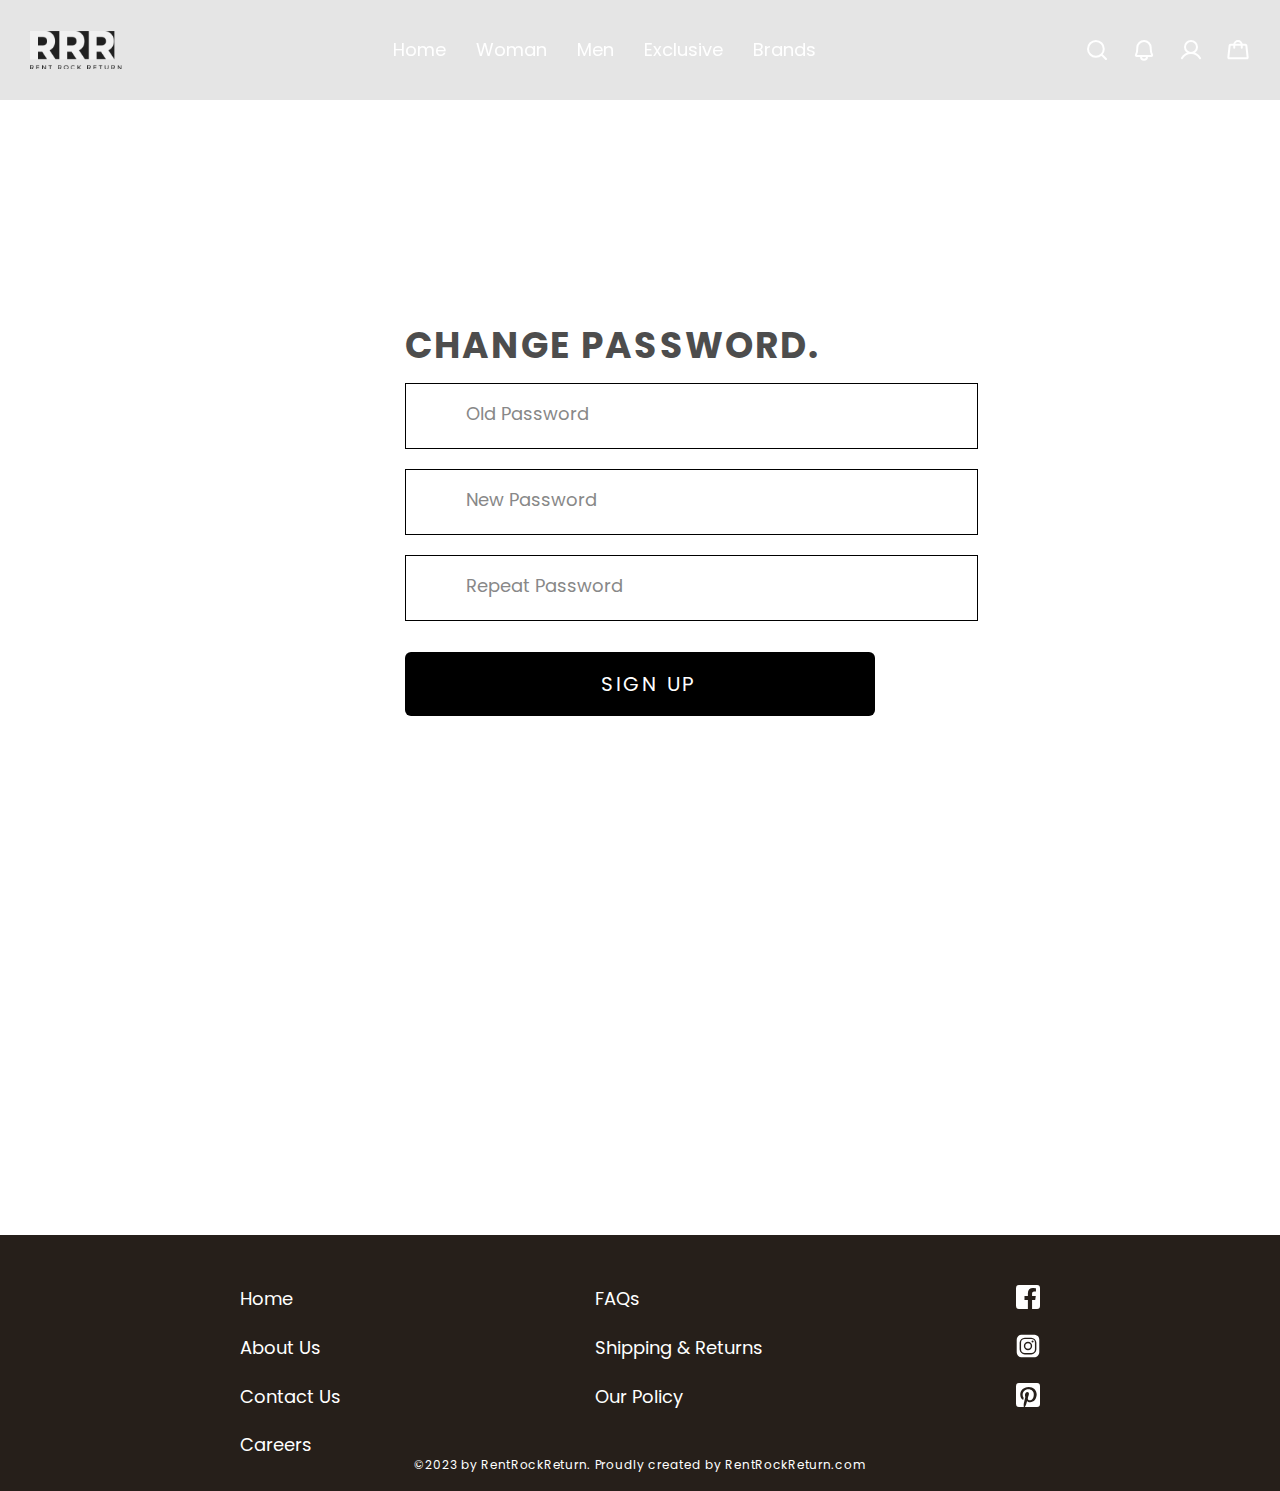
<file: changepasswordpage.html>
<!DOCTYPE html><html lang="en"><head>   <meta charset="UTF-8">   <meta http-equiv="X-UA-Compatible" content="IE=edge">   <meta name="viewport" content="width=device-width, initial-scale=1.0">   <meta name="description" content="" />   <meta name="keywords" content="" />   <meta name="author" content="" />   <title> </title>   <link rel="stylesheet" href="https://cdnjs.cloudflare.com/ajax/libs/font-awesome/5.15.3/css/all.min.css"      integrity="sha512-iBBXm8fW90+nuLcSKlbmrPcLa0OT92xO1BIsZ+ywDWZCvqsWgccV3gFoRBv0z+8dLJgyAHIhR35VZc2oM/gI1w=="      crossorigin="anonymous" />   <link href="https://pro.fontawesome.com/releases/v5.10.0/css/all.css" rel="stylesheet">   <link rel="stylesheet" href="./assets/css/style.min.css"></head><body>   <div class="wrapper">      <header class="header">  <div class="header__container">    <a href="#" class="header__logo">      <picture><source srcset="./assets/img/icon/Monochrome_on_Transparent_1.svg" type="image/webp"><img src="./assets/img/icon/Monochrome_on_Transparent_1.svg" alt="logo" /></picture>    </a>    <div class="header__menu menu">      <!-- <div class="menu__icon">            <span></span>         </div> -->      <nav class="menu__body">        <ul class="menu__list">          <li>            <a href="./index.html" class="menu__link">Home</a>            <!-- <span class="menu__arrow"></span> -->            <p class="menu__underline"></p>          </li>          <li>            <a href="" class="menu__link">Woman</a>            <!-- <span class="menu__arrow"></span> -->            <ul class="menu__sub-list">              <li>                <a href="#" class="menu__link">Sneaker Collection</a>              </li>              <li>                <a href="#" class="menu__link">Heel Collection</a>              </li>              <li>                <a href="#" class="menu__link">Women Boot Collection</a>              </li>            </ul>            <p class="menu__underline"></p>          </li>          <li>            <a href="" class="menu__link">Men</a>            <!-- <span class="menu__arrow"></span> -->            <ul class="menu__sub-list">              <li>                <a href="#" class="menu__link">Sneaker Collection</a>              </li>              <li>                <a href="#" class="menu__link">Loafer Collection</a>              </li>              <li>                <a href="#" class="menu__link">Boot Collection</a>              </li>            </ul>            <p class="menu__underline"></p>          </li>          <li>            <a href="" class="menu__link">Exclusive</a>            <!-- <span class="menu__arrow"></span> -->            <p class="menu__underline"></p>          </li>          <li>            <a href="./brandspage.html" class="menu__link">Brands</a>            <!-- <span class="menu__arrow"></span> -->            <p class="menu__underline"></p>          </li>          <!-- <li> -->            <!-- <a href="./consignpage.html" class="menu__link">Consign</a> -->            <!-- <span class="menu__arrow"></span> -->            <!-- <ul class="menu__sub-list">              <li>                <a href="#" class="menu__link">How it works</a>              </li>              <li>                <a href="#" class="menu__link">Consigners testimonies</a>              </li>              <li>                <a href="./storePolicypage.html" class="menu__link">Our policy</a>              </li>              <li>                <a href="#" class="menu__link">Join us now</a>              </li>              <li>                <a href="./contactuspage.html" class="menu__link">Contact</a>              </li>            </ul> -->            <!-- <p class="menu__underline"></p> -->          <!-- </li> -->          <!-- <li>            <a href="" class="menu__link">Raffles</a>            <p class="menu__underline"></p>          </li> -->          <!-- <li>            <a href="" class="menu__link">Size Chart</a>            <p class="menu__underline"></p>          </li> -->          <!-- <li> -->            <!-- <a href="./aboutpage.html" class="menu__link">About Us</a> -->            <!-- <span class="menu__arrow"></span> -->            <!-- <ul class="menu__sub-list">              <li>                <a href="./storePolicypage.html" class="menu__link">Store Policy</a>              </li>              <li>                <a href="#" class="menu__link">Meet The Team</a>              </li>              <li>                <a href="#" class="menu__link">Our Environmental Promise</a>              </li>            </ul>            <p class="menu__underline"></p> -->          <!-- </li> -->        </ul>      </nav>    </div>    <div class="header__menu menu-right">      <ul class="menu__list">        <li class="menu__list-icon">          <a href="#" class="menu__link">            <picture><source srcset="./assets/img/icon/MagnifyingGlass.svg" type="image/webp"><img src="./assets/img/icon/MagnifyingGlass.svg" alt="search"></picture>          </a>        </li>        <li class="menu__list-icon">          <a href="#" class="menu__link">            <picture><source srcset="./assets/img/icon/Bell.svg" type="image/webp"><img src="./assets/img/icon/Bell.svg" alt="bell"></picture>          </a>        </li>        <li class="menu__list-icon">          <a href="#" class="menu__link">            <picture><source srcset="./assets/img/icon/User.svg" type="image/webp"><img src="./assets/img/icon/User.svg" alt="account"></picture>          </a>          <ul class="menu__sub-list">            <li>              <a href="#" class="menu__link">My Account</a>            </li>            <li>              <a href="#" class="menu__link">My Wishlis</a>            </li>            <li>              <a href="#" class="menu__link">My Orders</a>            </li>            <li>              <a href="#" class="menu__link">My Addresses</a>            </li>            <li>              <a href="#" class="menu__link">My Wallet</a>            </li>            <li class="menu__line"></li>            <li>              <a href="#" class="menu__link">LOG OUT</a>            </li>          </ul>          <p class="menu__underline"></p>        </li>        <li class="menu__list-icon">          <a href="#">            <picture><source srcset="./assets/img/icon/Handbag.svg" type="image/webp"><img src="./assets/img/icon/Handbag.svg" alt="handbag"></picture>          </a>        </li>      </ul>    </div>  </div></header>      <main class="page">         <section class="changepassForm__section">            <div class="changepassForm__section-wrapper">               <div class="section__changepassForm">                  <div class="changepassForm__title">                     <h2>Change password.</h2>                  </div>                  <form action="#" method="post" enctype="multipart/form-data" class="changepassForm">                     <div class="changepassForm__pass">                        <input id="changepass-passwordOld" placeholder="Old Password" tabindex="1" name="old-userpass"                           type="password" />                     </div>                     <div class="changepassForm__pass">                        <input id="changepass-passwordNew" placeholder="New Password" tabindex="2" name="new-userpass"                           type="password" />                     </div>                     <div class="changepassForm__pass">                        <input id="changepass-repeatPassNew" placeholder="Repeat Password" tabindex="3"                           name="new-userpass_repeat" type="password" />                     </div>                     <div class="changepassForm__button">                        <input id="changepass-signup" type="submit" value="SIGN UP">                     </div>                  </form>               </div>            </div>         </section>      </main>      <footer class="footer">  <div class="footer__container">    <div class="footer__nav">      <div class="footer__menu menu__left">        <ul>          <li><a href="./index.html">Home</a></li>          <li><a href="./aboutpage.html" class="menu__link">About Us</a></li>          <li><a href="./contactuspage.html">Contact Us</a></li>          <li><a href="./carrerspage.html">Careers</a></li>        </ul>      </div>      <div class="footer__menu menu__center">        <ul>          <li><a href="#">FAQs</a></li>          <li><a href="#">Shipping & Returns</a></li>          <li><a href="#">Our Policy</a></li>        </ul>      </div>      <div class="footer__menu menu__right">        <ul class="social__link">          <li><a href=""><picture><source srcset="./assets/img/icon/face.svg" type="image/webp"><img src="./assets/img/icon/face.svg" alt=""></picture></i></a></li>          <li><a href=""><picture><source srcset="./assets/img/icon/insta.svg" type="image/webp"><img src="./assets/img/icon/insta.svg" alt=""></picture></a></li>          <li><a href=""><picture><source srcset="./assets/img/icon/print.svg" type="image/webp"><img src="./assets/img/icon/print.svg" alt=""></picture></a></li>        </ul>      </div>    </div>    <div class="footer__text">      <p>©2023 by RentRockReturn. Proudly created by RentRockReturn.com</p>    </div>  </div></footer>   </div></body><script src="./assets/js/script.js"></script></html>
</file>
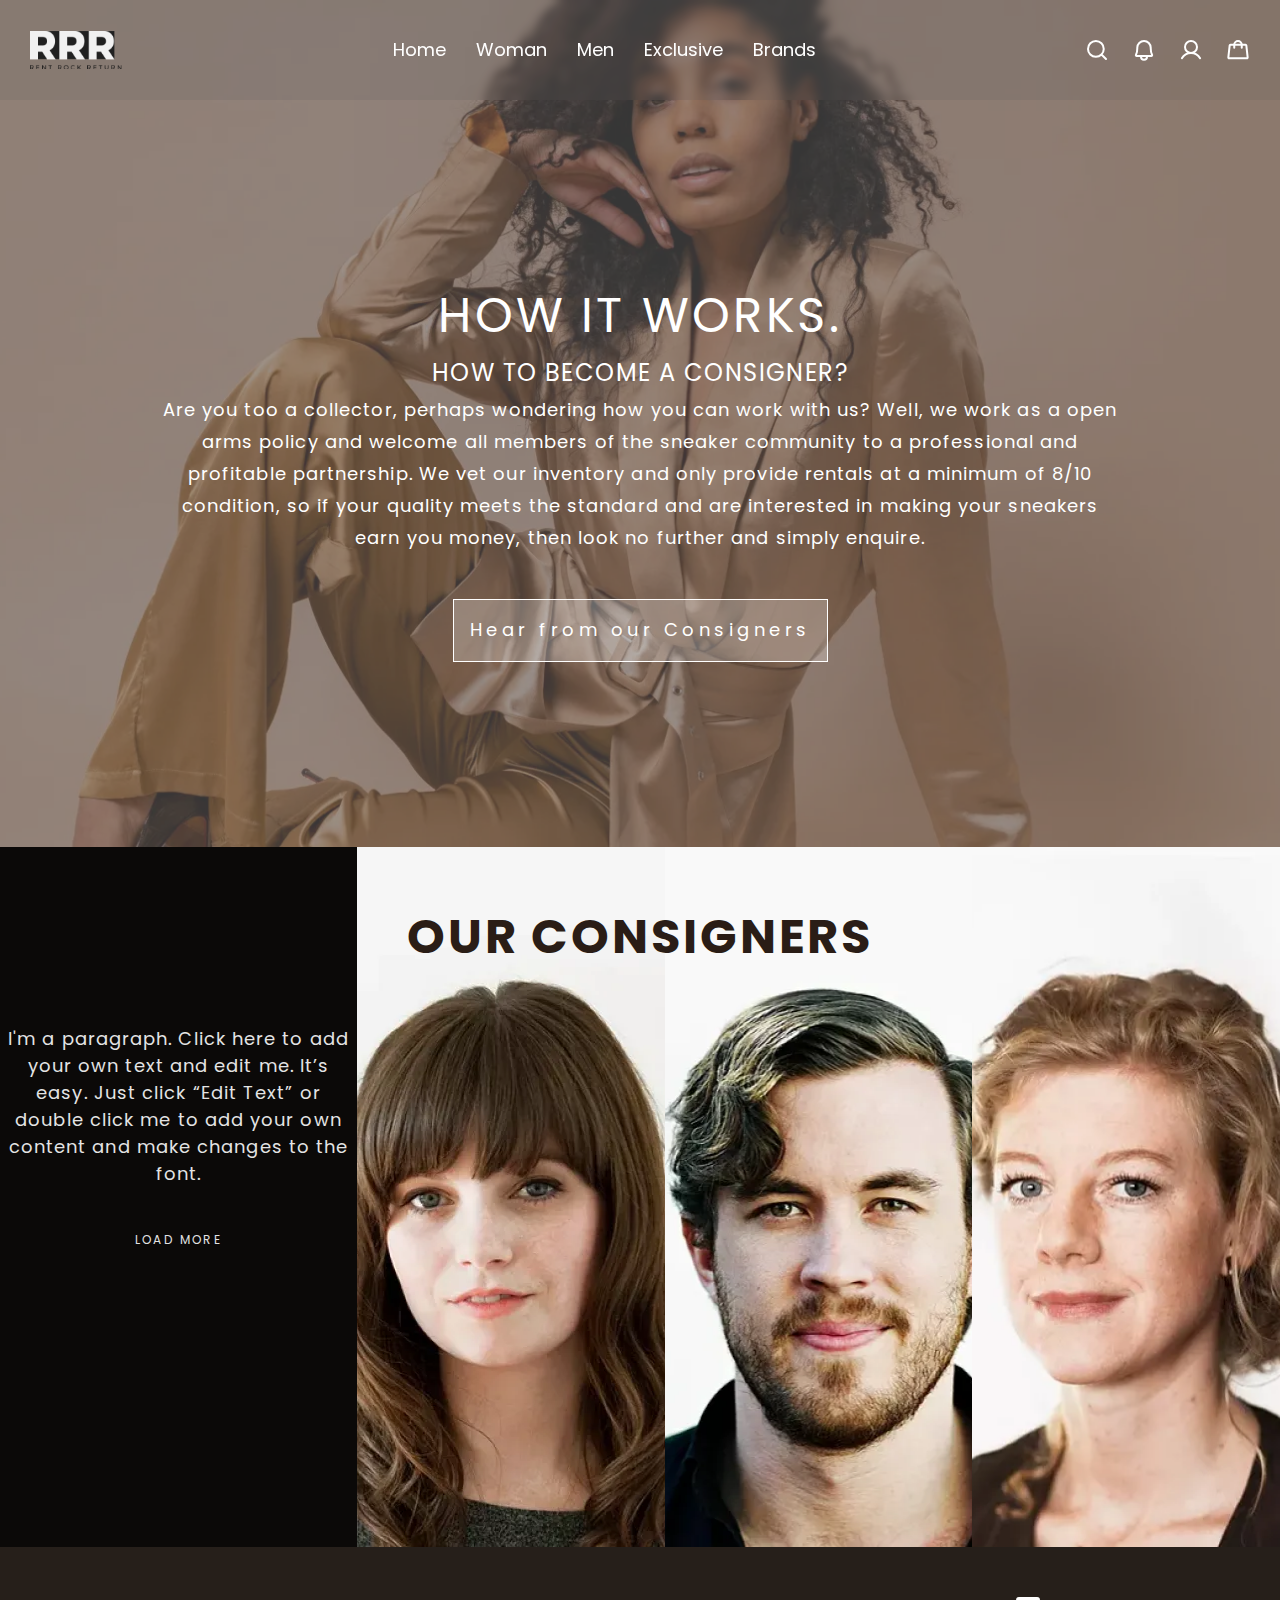
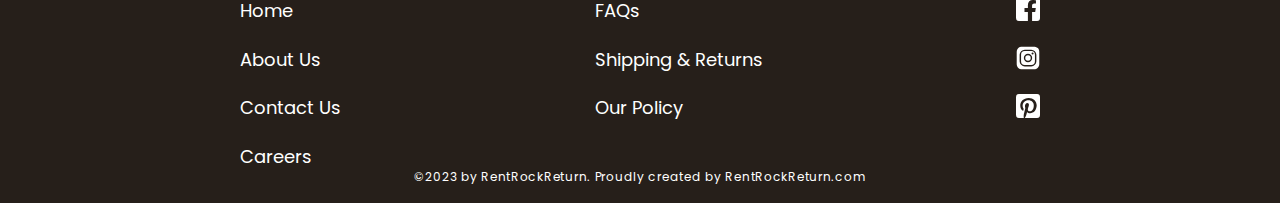
<file: consignpage.html>
<!DOCTYPE html><html lang="en"><head>   <meta charset="UTF-8">   <meta http-equiv="X-UA-Compatible" content="IE=edge">   <meta name="viewport" content="width=device-width, initial-scale=1.0">   <meta name="description" content="" />   <meta name="keywords" content="" />   <meta name="author" content="" />   <title> </title>   <link rel="stylesheet" href="https://cdnjs.cloudflare.com/ajax/libs/font-awesome/5.15.3/css/all.min.css"      integrity="sha512-iBBXm8fW90+nuLcSKlbmrPcLa0OT92xO1BIsZ+ywDWZCvqsWgccV3gFoRBv0z+8dLJgyAHIhR35VZc2oM/gI1w=="      crossorigin="anonymous" />   <link href="https://pro.fontawesome.com/releases/v5.10.0/css/all.css" rel="stylesheet">   <link rel="stylesheet" href="./assets/css/style.min.css"></head><body>   <div class="wrapper">      <header class="header">  <div class="header__container">    <a href="#" class="header__logo">      <picture><source srcset="./assets/img/icon/Monochrome_on_Transparent_1.svg" type="image/webp"><img src="./assets/img/icon/Monochrome_on_Transparent_1.svg" alt="logo" /></picture>    </a>    <div class="header__menu menu">      <!-- <div class="menu__icon">            <span></span>         </div> -->      <nav class="menu__body">        <ul class="menu__list">          <li>            <a href="./index.html" class="menu__link">Home</a>            <!-- <span class="menu__arrow"></span> -->            <p class="menu__underline"></p>          </li>          <li>            <a href="" class="menu__link">Woman</a>            <!-- <span class="menu__arrow"></span> -->            <ul class="menu__sub-list">              <li>                <a href="#" class="menu__link">Sneaker Collection</a>              </li>              <li>                <a href="#" class="menu__link">Heel Collection</a>              </li>              <li>                <a href="#" class="menu__link">Women Boot Collection</a>              </li>            </ul>            <p class="menu__underline"></p>          </li>          <li>            <a href="" class="menu__link">Men</a>            <!-- <span class="menu__arrow"></span> -->            <ul class="menu__sub-list">              <li>                <a href="#" class="menu__link">Sneaker Collection</a>              </li>              <li>                <a href="#" class="menu__link">Loafer Collection</a>              </li>              <li>                <a href="#" class="menu__link">Boot Collection</a>              </li>            </ul>            <p class="menu__underline"></p>          </li>          <li>            <a href="" class="menu__link">Exclusive</a>            <!-- <span class="menu__arrow"></span> -->            <p class="menu__underline"></p>          </li>          <li>            <a href="./brandspage.html" class="menu__link">Brands</a>            <!-- <span class="menu__arrow"></span> -->            <p class="menu__underline"></p>          </li>          <!-- <li> -->            <!-- <a href="./consignpage.html" class="menu__link">Consign</a> -->            <!-- <span class="menu__arrow"></span> -->            <!-- <ul class="menu__sub-list">              <li>                <a href="#" class="menu__link">How it works</a>              </li>              <li>                <a href="#" class="menu__link">Consigners testimonies</a>              </li>              <li>                <a href="./storePolicypage.html" class="menu__link">Our policy</a>              </li>              <li>                <a href="#" class="menu__link">Join us now</a>              </li>              <li>                <a href="./contactuspage.html" class="menu__link">Contact</a>              </li>            </ul> -->            <!-- <p class="menu__underline"></p> -->          <!-- </li> -->          <!-- <li>            <a href="" class="menu__link">Raffles</a>            <p class="menu__underline"></p>          </li> -->          <!-- <li>            <a href="" class="menu__link">Size Chart</a>            <p class="menu__underline"></p>          </li> -->          <!-- <li> -->            <!-- <a href="./aboutpage.html" class="menu__link">About Us</a> -->            <!-- <span class="menu__arrow"></span> -->            <!-- <ul class="menu__sub-list">              <li>                <a href="./storePolicypage.html" class="menu__link">Store Policy</a>              </li>              <li>                <a href="#" class="menu__link">Meet The Team</a>              </li>              <li>                <a href="#" class="menu__link">Our Environmental Promise</a>              </li>            </ul>            <p class="menu__underline"></p> -->          <!-- </li> -->        </ul>      </nav>    </div>    <div class="header__menu menu-right">      <ul class="menu__list">        <li class="menu__list-icon">          <a href="#" class="menu__link">            <picture><source srcset="./assets/img/icon/MagnifyingGlass.svg" type="image/webp"><img src="./assets/img/icon/MagnifyingGlass.svg" alt="search"></picture>          </a>        </li>        <li class="menu__list-icon">          <a href="#" class="menu__link">            <picture><source srcset="./assets/img/icon/Bell.svg" type="image/webp"><img src="./assets/img/icon/Bell.svg" alt="bell"></picture>          </a>        </li>        <li class="menu__list-icon">          <a href="#" class="menu__link">            <picture><source srcset="./assets/img/icon/User.svg" type="image/webp"><img src="./assets/img/icon/User.svg" alt="account"></picture>          </a>          <ul class="menu__sub-list">            <li>              <a href="#" class="menu__link">My Account</a>            </li>            <li>              <a href="#" class="menu__link">My Wishlis</a>            </li>            <li>              <a href="#" class="menu__link">My Orders</a>            </li>            <li>              <a href="#" class="menu__link">My Addresses</a>            </li>            <li>              <a href="#" class="menu__link">My Wallet</a>            </li>            <li class="menu__line"></li>            <li>              <a href="#" class="menu__link">LOG OUT</a>            </li>          </ul>          <p class="menu__underline"></p>        </li>        <li class="menu__list-icon">          <a href="#">            <picture><source srcset="./assets/img/icon/Handbag.svg" type="image/webp"><img src="./assets/img/icon/Handbag.svg" alt="handbag"></picture>          </a>        </li>      </ul>    </div>  </div></header>      <main class="page">         <section class="consignpage__section-1">            <div class="section-1__wrapper">               <div class="section-1__box">                  <div class="box__title">                     <h2>HOW IT WORKS.</h2>                  </div>                  <div class="box__text">                     <p>How to Become a Consigner?</p>                  </div>                  <div class="box__text-2">                     <p>Are you too a collector, perhaps wondering how you can work with us? Well, we work as a open                        arms policy and welcome all                        members of the sneaker community to a professional and profitable partnership. We vet our                        inventory and only provide                        rentals at a minimum of 8/10 condition, so if your quality meets the standard and are interested                        in making your sneakers                        earn you money, then look no further and simply enquire.</p>                  </div>                  <div class="box__button">                     <a href="#sec-2">Hear from our Consigners</a>                  </div>               </div>            </div>         </section>         <section class="consignpage__section-2" id="sec-2">            <div class="section-2__wrapper">               <div class="section-2__box">                  <div class="box__title">                     <h2>Our consigners</h2>                  </div>                  <div class="box__item">                     <div class="item__box item__box-1">                        <div class="item__box-1__cont">                           <h3>I'm a paragraph. Click here to add your own text and edit me. It’s easy. Just click “Edit                              Text”                              or double click me to                              add your own content and make changes to the font.</h3>                           <a href="#">load more</a>                        </div>                     </div>                     <div class="item__box item__box-2">                        <!-- <picture><source srcset="./assets/img/consignpage_section2-img1.webp" type="image/webp"><img src="./assets/img/consignpage_section2-img1.jpg" alt=""></picture> -->                     </div>                     <div class="item__box item__box-3">                        <!-- <picture><source srcset="./assets/img/consignpage_section2-img2.webp" type="image/webp"><img src="./assets/img/consignpage_section2-img2.jpg" alt=""></picture> -->                     </div>                     <div class="item__box item__box-4">                        <!-- <picture><source srcset="./assets/img/consignpage_section2-img3.webp" type="image/webp"><img src="./assets/img/consignpage_section2-img3.jpg" alt=""></picture> -->                     </div>                  </div>               </div>            </div>         </section>      </main>      <footer class="footer">  <div class="footer__container">    <div class="footer__nav">      <div class="footer__menu menu__left">        <ul>          <li><a href="./index.html">Home</a></li>          <li><a href="./aboutpage.html" class="menu__link">About Us</a></li>          <li><a href="./contactuspage.html">Contact Us</a></li>          <li><a href="./carrerspage.html">Careers</a></li>        </ul>      </div>      <div class="footer__menu menu__center">        <ul>          <li><a href="#">FAQs</a></li>          <li><a href="#">Shipping & Returns</a></li>          <li><a href="#">Our Policy</a></li>        </ul>      </div>      <div class="footer__menu menu__right">        <ul class="social__link">          <li><a href=""><picture><source srcset="./assets/img/icon/face.svg" type="image/webp"><img src="./assets/img/icon/face.svg" alt=""></picture></i></a></li>          <li><a href=""><picture><source srcset="./assets/img/icon/insta.svg" type="image/webp"><img src="./assets/img/icon/insta.svg" alt=""></picture></a></li>          <li><a href=""><picture><source srcset="./assets/img/icon/print.svg" type="image/webp"><img src="./assets/img/icon/print.svg" alt=""></picture></a></li>        </ul>      </div>    </div>    <div class="footer__text">      <p>©2023 by RentRockReturn. Proudly created by RentRockReturn.com</p>    </div>  </div></footer>   </div></body><script src="./assets/js/script.js"></script></html>
</file>
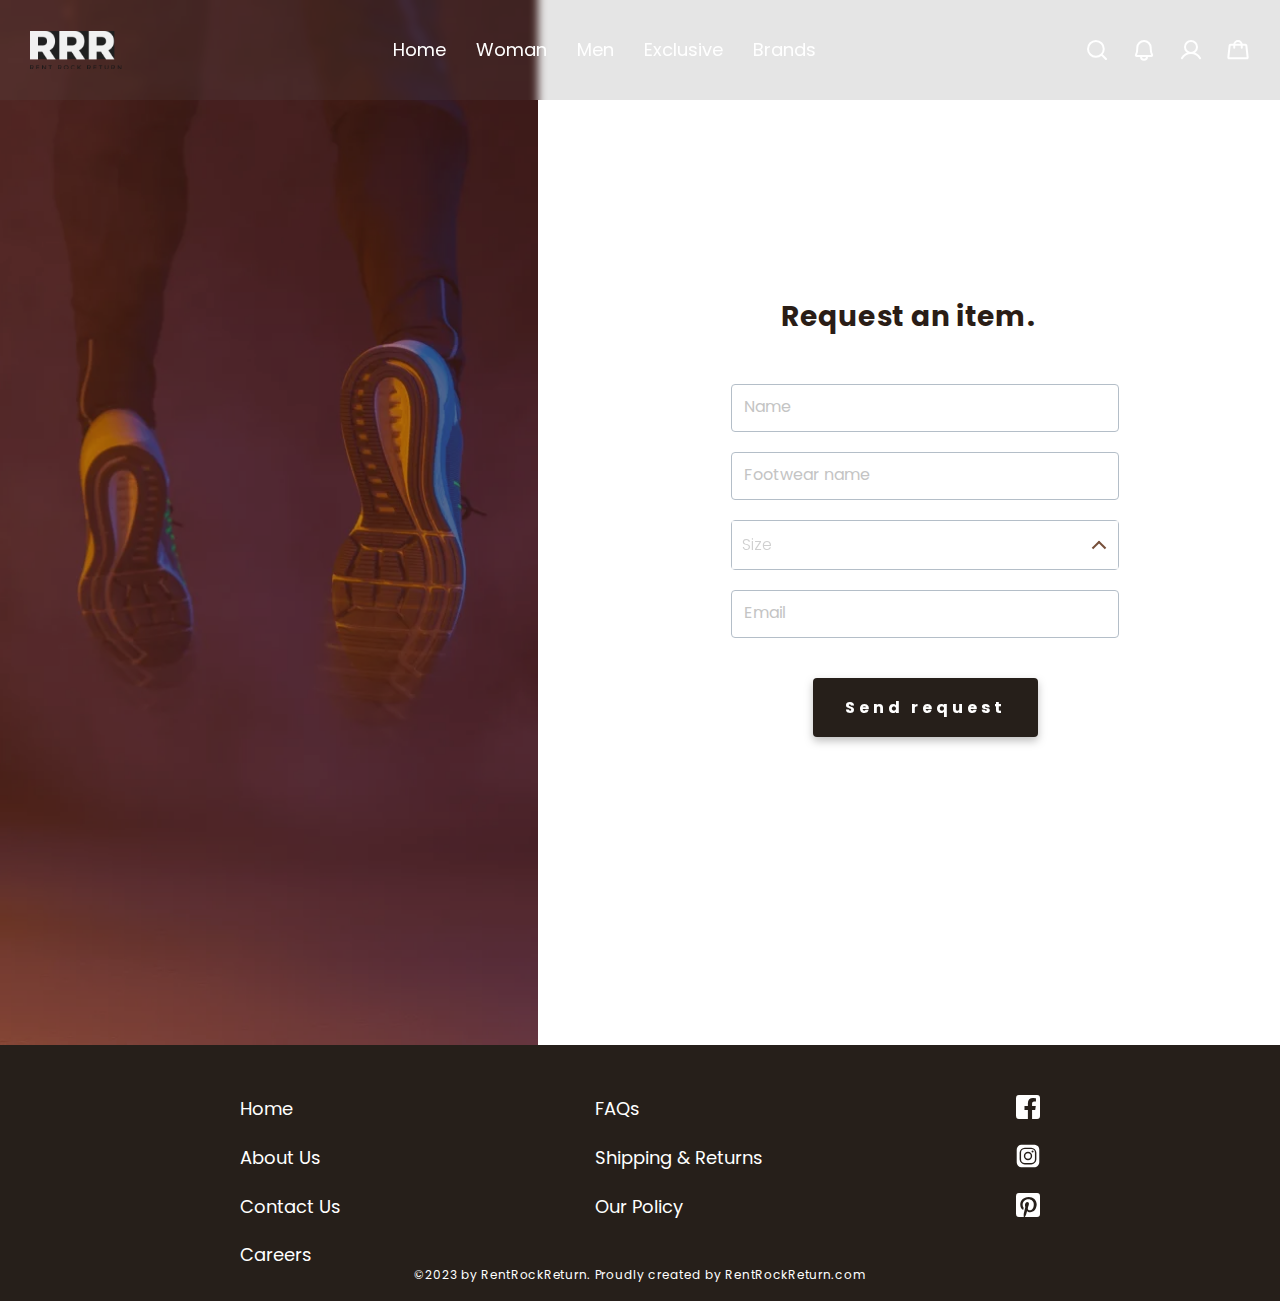
<file: contactuspage.html>
<!DOCTYPE html><html lang="en"><head>   <meta charset="UTF-8">   <meta http-equiv="X-UA-Compatible" content="IE=edge">   <meta name="viewport" content="width=device-width, initial-scale=1.0">   <meta name="description" content="" />   <meta name="keywords" content="" />   <meta name="author" content="" />   <title> </title>   <link rel="stylesheet" href="https://cdnjs.cloudflare.com/ajax/libs/font-awesome/5.15.3/css/all.min.css"      integrity="sha512-iBBXm8fW90+nuLcSKlbmrPcLa0OT92xO1BIsZ+ywDWZCvqsWgccV3gFoRBv0z+8dLJgyAHIhR35VZc2oM/gI1w=="      crossorigin="anonymous" />   <link href="https://pro.fontawesome.com/releases/v5.10.0/css/all.css" rel="stylesheet">   <link rel="stylesheet" href="./assets/css/style.min.css"></head><body>   <div class="wrapper">      <header class="header">  <div class="header__container">    <a href="#" class="header__logo">      <picture><source srcset="./assets/img/icon/Monochrome_on_Transparent_1.svg" type="image/webp"><img src="./assets/img/icon/Monochrome_on_Transparent_1.svg" alt="logo" /></picture>    </a>    <div class="header__menu menu">      <!-- <div class="menu__icon">            <span></span>         </div> -->      <nav class="menu__body">        <ul class="menu__list">          <li>            <a href="./index.html" class="menu__link">Home</a>            <!-- <span class="menu__arrow"></span> -->            <p class="menu__underline"></p>          </li>          <li>            <a href="" class="menu__link">Woman</a>            <!-- <span class="menu__arrow"></span> -->            <ul class="menu__sub-list">              <li>                <a href="#" class="menu__link">Sneaker Collection</a>              </li>              <li>                <a href="#" class="menu__link">Heel Collection</a>              </li>              <li>                <a href="#" class="menu__link">Women Boot Collection</a>              </li>            </ul>            <p class="menu__underline"></p>          </li>          <li>            <a href="" class="menu__link">Men</a>            <!-- <span class="menu__arrow"></span> -->            <ul class="menu__sub-list">              <li>                <a href="#" class="menu__link">Sneaker Collection</a>              </li>              <li>                <a href="#" class="menu__link">Loafer Collection</a>              </li>              <li>                <a href="#" class="menu__link">Boot Collection</a>              </li>            </ul>            <p class="menu__underline"></p>          </li>          <li>            <a href="" class="menu__link">Exclusive</a>            <!-- <span class="menu__arrow"></span> -->            <p class="menu__underline"></p>          </li>          <li>            <a href="./brandspage.html" class="menu__link">Brands</a>            <!-- <span class="menu__arrow"></span> -->            <p class="menu__underline"></p>          </li>          <!-- <li> -->            <!-- <a href="./consignpage.html" class="menu__link">Consign</a> -->            <!-- <span class="menu__arrow"></span> -->            <!-- <ul class="menu__sub-list">              <li>                <a href="#" class="menu__link">How it works</a>              </li>              <li>                <a href="#" class="menu__link">Consigners testimonies</a>              </li>              <li>                <a href="./storePolicypage.html" class="menu__link">Our policy</a>              </li>              <li>                <a href="#" class="menu__link">Join us now</a>              </li>              <li>                <a href="./contactuspage.html" class="menu__link">Contact</a>              </li>            </ul> -->            <!-- <p class="menu__underline"></p> -->          <!-- </li> -->          <!-- <li>            <a href="" class="menu__link">Raffles</a>            <p class="menu__underline"></p>          </li> -->          <!-- <li>            <a href="" class="menu__link">Size Chart</a>            <p class="menu__underline"></p>          </li> -->          <!-- <li> -->            <!-- <a href="./aboutpage.html" class="menu__link">About Us</a> -->            <!-- <span class="menu__arrow"></span> -->            <!-- <ul class="menu__sub-list">              <li>                <a href="./storePolicypage.html" class="menu__link">Store Policy</a>              </li>              <li>                <a href="#" class="menu__link">Meet The Team</a>              </li>              <li>                <a href="#" class="menu__link">Our Environmental Promise</a>              </li>            </ul>            <p class="menu__underline"></p> -->          <!-- </li> -->        </ul>      </nav>    </div>    <div class="header__menu menu-right">      <ul class="menu__list">        <li class="menu__list-icon">          <a href="#" class="menu__link">            <picture><source srcset="./assets/img/icon/MagnifyingGlass.svg" type="image/webp"><img src="./assets/img/icon/MagnifyingGlass.svg" alt="search"></picture>          </a>        </li>        <li class="menu__list-icon">          <a href="#" class="menu__link">            <picture><source srcset="./assets/img/icon/Bell.svg" type="image/webp"><img src="./assets/img/icon/Bell.svg" alt="bell"></picture>          </a>        </li>        <li class="menu__list-icon">          <a href="#" class="menu__link">            <picture><source srcset="./assets/img/icon/User.svg" type="image/webp"><img src="./assets/img/icon/User.svg" alt="account"></picture>          </a>          <ul class="menu__sub-list">            <li>              <a href="#" class="menu__link">My Account</a>            </li>            <li>              <a href="#" class="menu__link">My Wishlis</a>            </li>            <li>              <a href="#" class="menu__link">My Orders</a>            </li>            <li>              <a href="#" class="menu__link">My Addresses</a>            </li>            <li>              <a href="#" class="menu__link">My Wallet</a>            </li>            <li class="menu__line"></li>            <li>              <a href="#" class="menu__link">LOG OUT</a>            </li>          </ul>          <p class="menu__underline"></p>        </li>        <li class="menu__list-icon">          <a href="#">            <picture><source srcset="./assets/img/icon/Handbag.svg" type="image/webp"><img src="./assets/img/icon/Handbag.svg" alt="handbag"></picture>          </a>        </li>      </ul>    </div>  </div></header>      <main class="page">         <section class="page__section cantactuspage__section">            <div class="cantactuspage__section-wrapper">               <div class="section__left">                  <div class="section__left-image"></div>               </div>               <div class="section__right">                  <div class="section__right-requestForm">                     <div class="requestForm__title">                        <h2>Request an item.</h2>                     </div>                     <form action="#" method="post" enctype="multipart/form-data" class="requestForm">                        <div class="requestForm__name">                           <input id="request-name" placeholder="Name" tabindex="2" name="request-username"                              type="text" />                        </div>                        <div class="requestForm__footwearName">                           <input id="request-footwearName" placeholder="Footwear name" tabindex="2"                              name="request-userfootwearName" type="text" />                        </div>                        <!-- <div class="custom-select requestForm__selectsize" style="width:100%;">                           <select>                              <option value="0">Size</option>                              <option value="1">Us 7</option>                              <option value="2">Us 8</option>                              <option value="3">Us 9</option>                              <option value="4">Us 10</option>                           </select>                        </div> -->                        <div class="container">                           <div class="custom-select-wrapper">                              <div class="custom-select">                                 <div class="custom-select__trigger">                                    <span>Size</span>                                    <div class="arrow"></div>                                 </div>                                 <div class="custom-options">                                    <span class="custom-option selected" data-value="Us7">Us 7</span>                                    <span class="custom-option" data-value="Us8">Us 8</span>                                    <span class="custom-option" data-value="Us9">Us 9</span>                                    <span class="custom-option" data-value="Us10">Us 10</span>                                 </div>                              </div>                           </div>                        </div>                        <div class="requestForm__email">                           <input id="request-email" placeholder="Email" tabindex="1" name="request-useremali"                              type="email" />                        </div>                        <div class="requestForm__button">                           <input id="request-send " type="submit" value="Send request">                        </div>                     </form>                  </div>               </div>            </div>         </section>      </main>      <footer class="footer">  <div class="footer__container">    <div class="footer__nav">      <div class="footer__menu menu__left">        <ul>          <li><a href="./index.html">Home</a></li>          <li><a href="./aboutpage.html" class="menu__link">About Us</a></li>          <li><a href="./contactuspage.html">Contact Us</a></li>          <li><a href="./carrerspage.html">Careers</a></li>        </ul>      </div>      <div class="footer__menu menu__center">        <ul>          <li><a href="#">FAQs</a></li>          <li><a href="#">Shipping & Returns</a></li>          <li><a href="#">Our Policy</a></li>        </ul>      </div>      <div class="footer__menu menu__right">        <ul class="social__link">          <li><a href=""><picture><source srcset="./assets/img/icon/face.svg" type="image/webp"><img src="./assets/img/icon/face.svg" alt=""></picture></i></a></li>          <li><a href=""><picture><source srcset="./assets/img/icon/insta.svg" type="image/webp"><img src="./assets/img/icon/insta.svg" alt=""></picture></a></li>          <li><a href=""><picture><source srcset="./assets/img/icon/print.svg" type="image/webp"><img src="./assets/img/icon/print.svg" alt=""></picture></a></li>        </ul>      </div>    </div>    <div class="footer__text">      <p>©2023 by RentRockReturn. Proudly created by RentRockReturn.com</p>    </div>  </div></footer>   </div></body><script src="./assets/js/script.js"></script><script>   for (const dropdown of document.querySelectorAll(".custom-select-wrapper")) {      dropdown.addEventListener('click', function () {         this.querySelector('.custom-select').classList.toggle('open');      })   }   for (const option of document.querySelectorAll(".custom-option")) {      option.addEventListener('click', function () {         if (!this.classList.contains('selected')) {            this.parentNode.querySelector('.custom-option.selected').classList.remove('selected');            this.classList.add('selected');            this.closest('.custom-select').querySelector('.custom-select__trigger span').textContent = this.textContent;            this.closest('.custom-select').querySelector('.custom-select__trigger span').style = "color: #000;"         }         else {            this.classList.add('selected');            this.closest('.custom-select').querySelector('.custom-select__trigger span').textContent = this.textContent;            this.closest('.custom-select').querySelector('.custom-select__trigger span').style = "color: #000;"         }         console.log(this);      })   }   window.addEventListener('click', function (e) {      for (const select of document.querySelectorAll('.custom-select')) {         if (!select.contains(e.target)) {            select.classList.remove('open');         }      }   });   function selectOption(index) {      let optionOnIdx = document.querySelector('.custom-option:nth-child(' + index + ')');      let optionSelected = document.querySelector('.custom-option.selected');      if (optionOnIdx !== optionSelected) {         optionSelected.parentNode.querySelector('.custom-option.selected').classList.remove('selected');         optionOnIdx.classList.add('selected');         optionOnIdx.closest('.custom-select').querySelector('.custom-select__trigger span').textContent = optionOnIdx.textContent;      }      else {         optionOnIdx.classList.add('selected');         optionOnIdx.closest('.custom-select').querySelector('.custom-select__trigger span').textContent = optionOnIdx.textContent;      }   }</script></html>
</file>
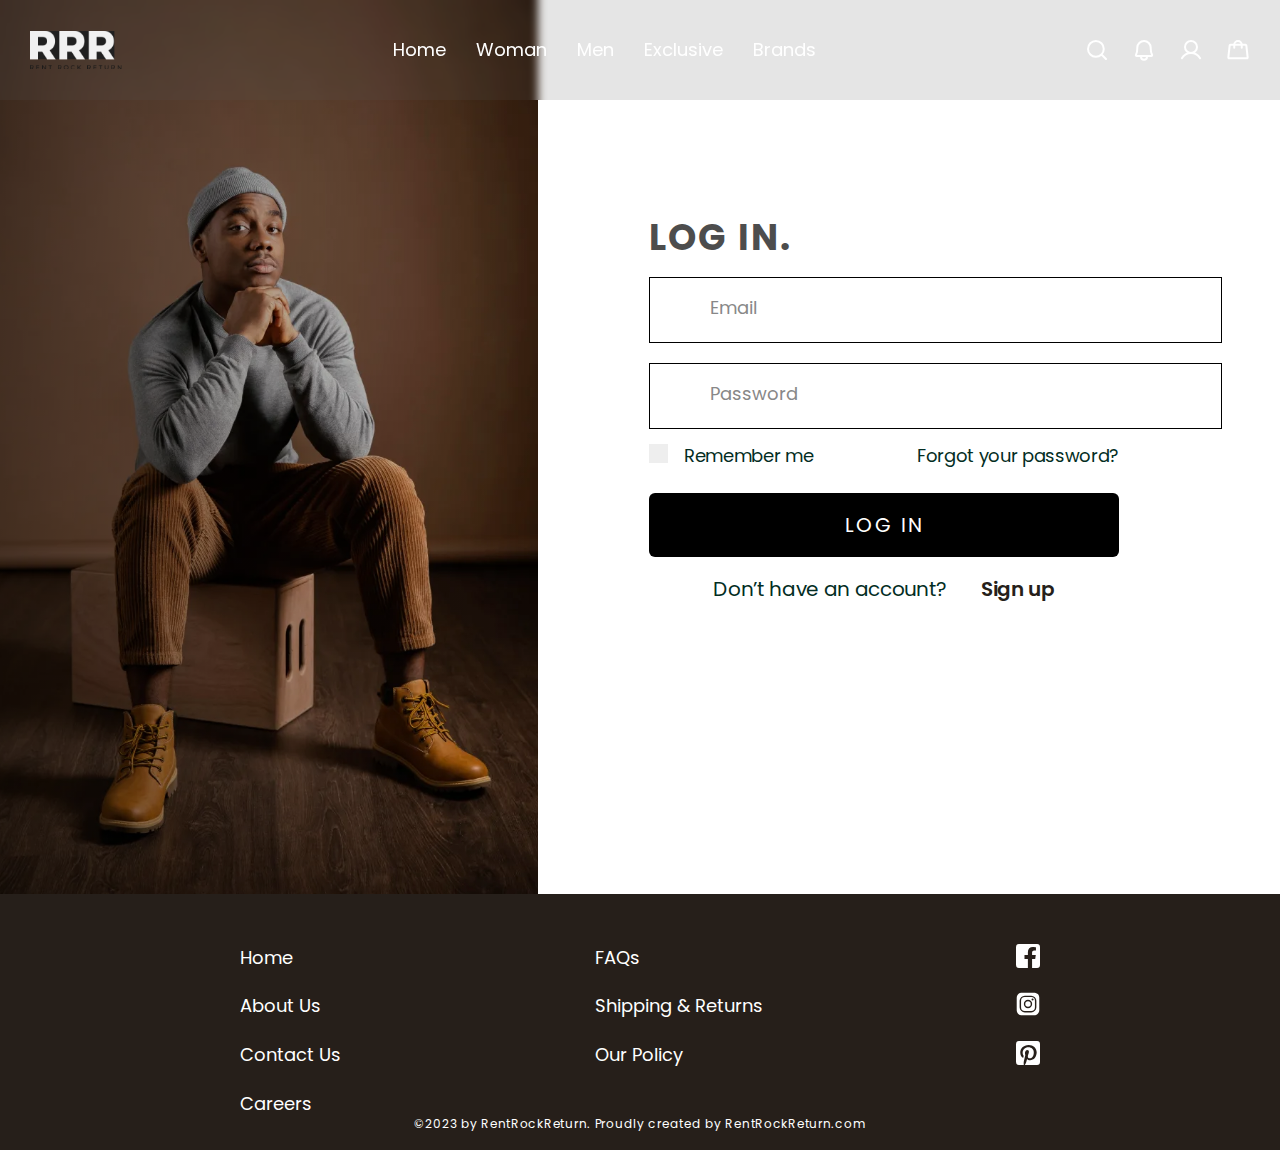
<file: loginPage.html>
<!DOCTYPE html><html lang="en"><head>   <meta charset="UTF-8">   <meta http-equiv="X-UA-Compatible" content="IE=edge">   <meta name="viewport" content="width=device-width, initial-scale=1.0">   <meta name="description" content="" />   <meta name="keywords" content="" />   <meta name="author" content="" />   <title> </title>   <link rel="stylesheet" href="https://cdnjs.cloudflare.com/ajax/libs/font-awesome/5.15.3/css/all.min.css"      integrity="sha512-iBBXm8fW90+nuLcSKlbmrPcLa0OT92xO1BIsZ+ywDWZCvqsWgccV3gFoRBv0z+8dLJgyAHIhR35VZc2oM/gI1w=="      crossorigin="anonymous" />   <link href="https://pro.fontawesome.com/releases/v5.10.0/css/all.css" rel="stylesheet">   <link rel="stylesheet" href="./assets/css/style.min.css"></head><body>   <div class="wrapper">      <header class="header">  <div class="header__container">    <a href="#" class="header__logo">      <picture><source srcset="./assets/img/icon/Monochrome_on_Transparent_1.svg" type="image/webp"><img src="./assets/img/icon/Monochrome_on_Transparent_1.svg" alt="logo" /></picture>    </a>    <div class="header__menu menu">      <!-- <div class="menu__icon">            <span></span>         </div> -->      <nav class="menu__body">        <ul class="menu__list">          <li>            <a href="./index.html" class="menu__link">Home</a>            <!-- <span class="menu__arrow"></span> -->            <p class="menu__underline"></p>          </li>          <li>            <a href="" class="menu__link">Woman</a>            <!-- <span class="menu__arrow"></span> -->            <ul class="menu__sub-list">              <li>                <a href="#" class="menu__link">Sneaker Collection</a>              </li>              <li>                <a href="#" class="menu__link">Heel Collection</a>              </li>              <li>                <a href="#" class="menu__link">Women Boot Collection</a>              </li>            </ul>            <p class="menu__underline"></p>          </li>          <li>            <a href="" class="menu__link">Men</a>            <!-- <span class="menu__arrow"></span> -->            <ul class="menu__sub-list">              <li>                <a href="#" class="menu__link">Sneaker Collection</a>              </li>              <li>                <a href="#" class="menu__link">Loafer Collection</a>              </li>              <li>                <a href="#" class="menu__link">Boot Collection</a>              </li>            </ul>            <p class="menu__underline"></p>          </li>          <li>            <a href="" class="menu__link">Exclusive</a>            <!-- <span class="menu__arrow"></span> -->            <p class="menu__underline"></p>          </li>          <li>            <a href="./brandspage.html" class="menu__link">Brands</a>            <!-- <span class="menu__arrow"></span> -->            <p class="menu__underline"></p>          </li>          <!-- <li> -->            <!-- <a href="./consignpage.html" class="menu__link">Consign</a> -->            <!-- <span class="menu__arrow"></span> -->            <!-- <ul class="menu__sub-list">              <li>                <a href="#" class="menu__link">How it works</a>              </li>              <li>                <a href="#" class="menu__link">Consigners testimonies</a>              </li>              <li>                <a href="./storePolicypage.html" class="menu__link">Our policy</a>              </li>              <li>                <a href="#" class="menu__link">Join us now</a>              </li>              <li>                <a href="./contactuspage.html" class="menu__link">Contact</a>              </li>            </ul> -->            <!-- <p class="menu__underline"></p> -->          <!-- </li> -->          <!-- <li>            <a href="" class="menu__link">Raffles</a>            <p class="menu__underline"></p>          </li> -->          <!-- <li>            <a href="" class="menu__link">Size Chart</a>            <p class="menu__underline"></p>          </li> -->          <!-- <li> -->            <!-- <a href="./aboutpage.html" class="menu__link">About Us</a> -->            <!-- <span class="menu__arrow"></span> -->            <!-- <ul class="menu__sub-list">              <li>                <a href="./storePolicypage.html" class="menu__link">Store Policy</a>              </li>              <li>                <a href="#" class="menu__link">Meet The Team</a>              </li>              <li>                <a href="#" class="menu__link">Our Environmental Promise</a>              </li>            </ul>            <p class="menu__underline"></p> -->          <!-- </li> -->        </ul>      </nav>    </div>    <div class="header__menu menu-right">      <ul class="menu__list">        <li class="menu__list-icon">          <a href="#" class="menu__link">            <picture><source srcset="./assets/img/icon/MagnifyingGlass.svg" type="image/webp"><img src="./assets/img/icon/MagnifyingGlass.svg" alt="search"></picture>          </a>        </li>        <li class="menu__list-icon">          <a href="#" class="menu__link">            <picture><source srcset="./assets/img/icon/Bell.svg" type="image/webp"><img src="./assets/img/icon/Bell.svg" alt="bell"></picture>          </a>        </li>        <li class="menu__list-icon">          <a href="#" class="menu__link">            <picture><source srcset="./assets/img/icon/User.svg" type="image/webp"><img src="./assets/img/icon/User.svg" alt="account"></picture>          </a>          <ul class="menu__sub-list">            <li>              <a href="#" class="menu__link">My Account</a>            </li>            <li>              <a href="#" class="menu__link">My Wishlis</a>            </li>            <li>              <a href="#" class="menu__link">My Orders</a>            </li>            <li>              <a href="#" class="menu__link">My Addresses</a>            </li>            <li>              <a href="#" class="menu__link">My Wallet</a>            </li>            <li class="menu__line"></li>            <li>              <a href="#" class="menu__link">LOG OUT</a>            </li>          </ul>          <p class="menu__underline"></p>        </li>        <li class="menu__list-icon">          <a href="#">            <picture><source srcset="./assets/img/icon/Handbag.svg" type="image/webp"><img src="./assets/img/icon/Handbag.svg" alt="handbag"></picture>          </a>        </li>      </ul>    </div>  </div></header>      <main class="page">         <section class="page__section loginpage__section">            <div class="loginpage__section-wrapper">               <div class="section__left">                  <div class="section__left-image"></div>               </div>               <div class="section__right">                  <div class="section__right-loginForm">                     <div class="loginForm__title">                        <h2>Log In.</h2>                     </div>                     <form action="#" method="post" enctype="multipart/form-data" class="loginForm">                        <div class="loginForm__email">                           <input id="email" placeholder="Email" tabindex="1" name="useremali" type="email" />                        </div>                        <div class="loginForm__pass">                           <input id="password" placeholder="Password" tabindex="2" name="userpass" type="password" />                        </div>                        <div class="loginForm__remem-forget">                           <div class="loginForm__remem">                              <label class="container">                                 Remember me                                 <input id="rememberMe" type="checkbox" value="lgRememberMe">                                 <span class="checkmark"></span>                              </label>                           </div>                           <div class="loginForm__forget">                              <a id="forget" href="#">Forgot your password?</a>                           </div>                        </div>                        <div class="loginForm__button">                           <input id="login" type="submit" value="LOG IN">                        </div>                     </form>                     <div class="loginForm__ask-sign">                        <span>Don’t have an account?</span>                        <a href="./signUpPage.html">Sign up</a>                     </div>                  </div>               </div>            </div>         </section>      </main>      <footer class="footer">  <div class="footer__container">    <div class="footer__nav">      <div class="footer__menu menu__left">        <ul>          <li><a href="./index.html">Home</a></li>          <li><a href="./aboutpage.html" class="menu__link">About Us</a></li>          <li><a href="./contactuspage.html">Contact Us</a></li>          <li><a href="./carrerspage.html">Careers</a></li>        </ul>      </div>      <div class="footer__menu menu__center">        <ul>          <li><a href="#">FAQs</a></li>          <li><a href="#">Shipping & Returns</a></li>          <li><a href="#">Our Policy</a></li>        </ul>      </div>      <div class="footer__menu menu__right">        <ul class="social__link">          <li><a href=""><picture><source srcset="./assets/img/icon/face.svg" type="image/webp"><img src="./assets/img/icon/face.svg" alt=""></picture></i></a></li>          <li><a href=""><picture><source srcset="./assets/img/icon/insta.svg" type="image/webp"><img src="./assets/img/icon/insta.svg" alt=""></picture></a></li>          <li><a href=""><picture><source srcset="./assets/img/icon/print.svg" type="image/webp"><img src="./assets/img/icon/print.svg" alt=""></picture></a></li>        </ul>      </div>    </div>    <div class="footer__text">      <p>©2023 by RentRockReturn. Proudly created by RentRockReturn.com</p>    </div>  </div></footer>   </div></body><script src="./assets/js/script.js"></script></html>
</file>
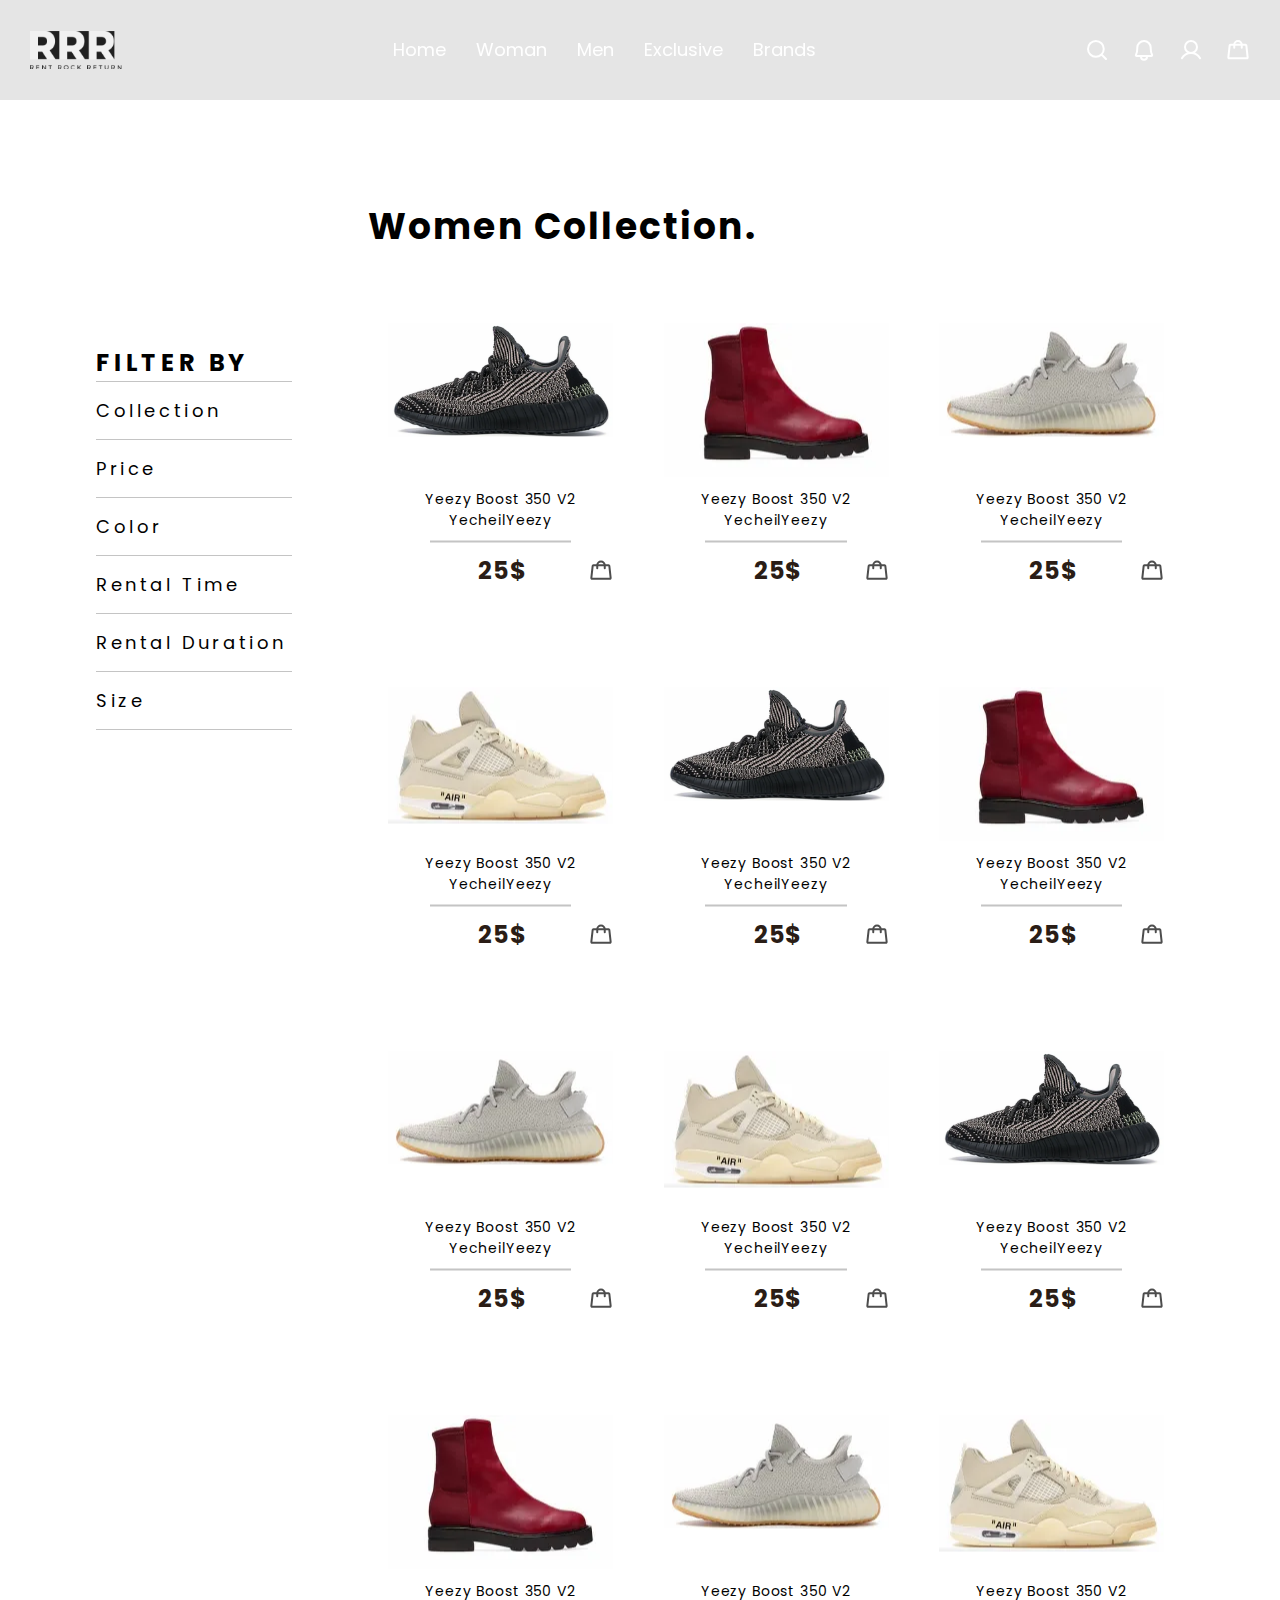
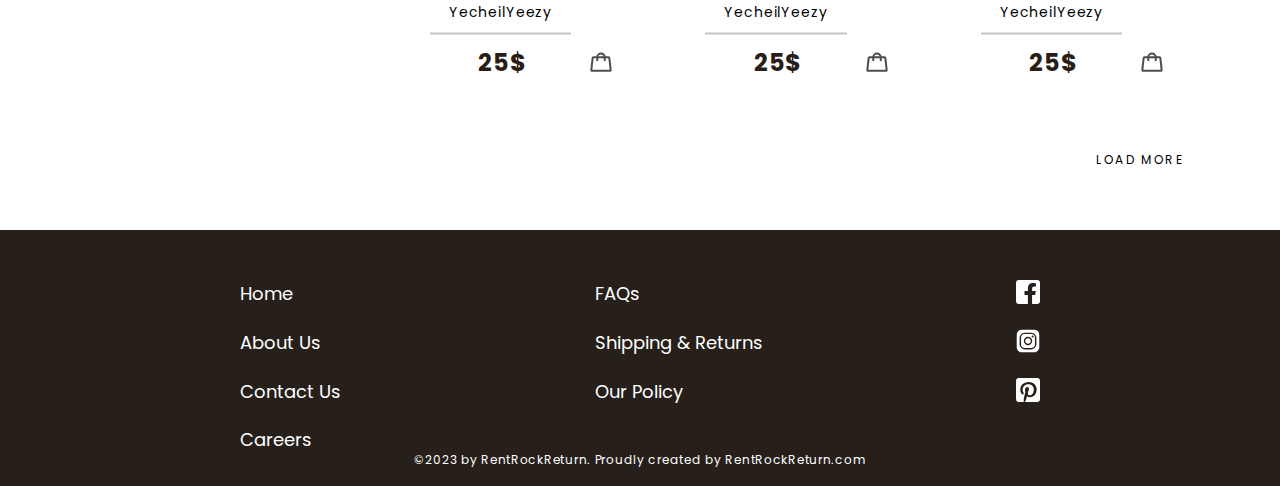
<file: productpage.html>
<!DOCTYPE html><html lang="en"><head>   <meta charset="UTF-8">   <meta http-equiv="X-UA-Compatible" content="IE=edge">   <meta name="viewport" content="width=device-width, initial-scale=1.0">   <meta name="description" content="" />   <meta name="keywords" content="" />   <meta name="author" content="" />   <title> </title>   <link rel="stylesheet" href="https://cdnjs.cloudflare.com/ajax/libs/font-awesome/5.15.3/css/all.min.css"      integrity="sha512-iBBXm8fW90+nuLcSKlbmrPcLa0OT92xO1BIsZ+ywDWZCvqsWgccV3gFoRBv0z+8dLJgyAHIhR35VZc2oM/gI1w=="      crossorigin="anonymous" />   <link href="https://pro.fontawesome.com/releases/v5.10.0/css/all.css" rel="stylesheet">   <link rel="stylesheet" href="./assets/css/style.min.css"></head><body>   <div class="wrapper">      <header class="header">  <div class="header__container">    <a href="#" class="header__logo">      <picture><source srcset="./assets/img/icon/Monochrome_on_Transparent_1.svg" type="image/webp"><img src="./assets/img/icon/Monochrome_on_Transparent_1.svg" alt="logo" /></picture>    </a>    <div class="header__menu menu">      <!-- <div class="menu__icon">            <span></span>         </div> -->      <nav class="menu__body">        <ul class="menu__list">          <li>            <a href="./index.html" class="menu__link">Home</a>            <!-- <span class="menu__arrow"></span> -->            <p class="menu__underline"></p>          </li>          <li>            <a href="" class="menu__link">Woman</a>            <!-- <span class="menu__arrow"></span> -->            <ul class="menu__sub-list">              <li>                <a href="#" class="menu__link">Sneaker Collection</a>              </li>              <li>                <a href="#" class="menu__link">Heel Collection</a>              </li>              <li>                <a href="#" class="menu__link">Women Boot Collection</a>              </li>            </ul>            <p class="menu__underline"></p>          </li>          <li>            <a href="" class="menu__link">Men</a>            <!-- <span class="menu__arrow"></span> -->            <ul class="menu__sub-list">              <li>                <a href="#" class="menu__link">Sneaker Collection</a>              </li>              <li>                <a href="#" class="menu__link">Loafer Collection</a>              </li>              <li>                <a href="#" class="menu__link">Boot Collection</a>              </li>            </ul>            <p class="menu__underline"></p>          </li>          <li>            <a href="" class="menu__link">Exclusive</a>            <!-- <span class="menu__arrow"></span> -->            <p class="menu__underline"></p>          </li>          <li>            <a href="./brandspage.html" class="menu__link">Brands</a>            <!-- <span class="menu__arrow"></span> -->            <p class="menu__underline"></p>          </li>          <!-- <li> -->            <!-- <a href="./consignpage.html" class="menu__link">Consign</a> -->            <!-- <span class="menu__arrow"></span> -->            <!-- <ul class="menu__sub-list">              <li>                <a href="#" class="menu__link">How it works</a>              </li>              <li>                <a href="#" class="menu__link">Consigners testimonies</a>              </li>              <li>                <a href="./storePolicypage.html" class="menu__link">Our policy</a>              </li>              <li>                <a href="#" class="menu__link">Join us now</a>              </li>              <li>                <a href="./contactuspage.html" class="menu__link">Contact</a>              </li>            </ul> -->            <!-- <p class="menu__underline"></p> -->          <!-- </li> -->          <!-- <li>            <a href="" class="menu__link">Raffles</a>            <p class="menu__underline"></p>          </li> -->          <!-- <li>            <a href="" class="menu__link">Size Chart</a>            <p class="menu__underline"></p>          </li> -->          <!-- <li> -->            <!-- <a href="./aboutpage.html" class="menu__link">About Us</a> -->            <!-- <span class="menu__arrow"></span> -->            <!-- <ul class="menu__sub-list">              <li>                <a href="./storePolicypage.html" class="menu__link">Store Policy</a>              </li>              <li>                <a href="#" class="menu__link">Meet The Team</a>              </li>              <li>                <a href="#" class="menu__link">Our Environmental Promise</a>              </li>            </ul>            <p class="menu__underline"></p> -->          <!-- </li> -->        </ul>      </nav>    </div>    <div class="header__menu menu-right">      <ul class="menu__list">        <li class="menu__list-icon">          <a href="#" class="menu__link">            <picture><source srcset="./assets/img/icon/MagnifyingGlass.svg" type="image/webp"><img src="./assets/img/icon/MagnifyingGlass.svg" alt="search"></picture>          </a>        </li>        <li class="menu__list-icon">          <a href="#" class="menu__link">            <picture><source srcset="./assets/img/icon/Bell.svg" type="image/webp"><img src="./assets/img/icon/Bell.svg" alt="bell"></picture>          </a>        </li>        <li class="menu__list-icon">          <a href="#" class="menu__link">            <picture><source srcset="./assets/img/icon/User.svg" type="image/webp"><img src="./assets/img/icon/User.svg" alt="account"></picture>          </a>          <ul class="menu__sub-list">            <li>              <a href="#" class="menu__link">My Account</a>            </li>            <li>              <a href="#" class="menu__link">My Wishlis</a>            </li>            <li>              <a href="#" class="menu__link">My Orders</a>            </li>            <li>              <a href="#" class="menu__link">My Addresses</a>            </li>            <li>              <a href="#" class="menu__link">My Wallet</a>            </li>            <li class="menu__line"></li>            <li>              <a href="#" class="menu__link">LOG OUT</a>            </li>          </ul>          <p class="menu__underline"></p>        </li>        <li class="menu__list-icon">          <a href="#">            <picture><source srcset="./assets/img/icon/Handbag.svg" type="image/webp"><img src="./assets/img/icon/Handbag.svg" alt="handbag"></picture>          </a>        </li>      </ul>    </div>  </div></header>      <main class="page">         <section class="page__section productpage__section">            <div class="productpage__section-wrapper">               <div class="section__left">                  <div class="filter__box">                     <div class="filter__title">                        <h3>Filter By</h3>                     </div>                     <div class="filter__collection">                        <p>Collection</p>                     </div>                     <div class="filter__price">                        <p>Price</p>                     </div>                     <div class="filter__color">                        <p>Color</p>                     </div>                     <div class="filter__rental-time">                        <p>Rental Time</p>                     </div>                     <div class="filter__rental-duration">                        <p>Rental Duration</p>                     </div>                     <div class="filter__size">                        <p>Size</p>                     </div>                  </div>               </div>               <div class="section__right">                  <div class="product__head">                     <h2>Women Collection.</h2>                  </div>                  <div class="product__table">                     <div class="product__box">                        <div class="product__wrraper">                           <div class="product__img">                              <picture><source srcset="./assets/img/product1.webp" type="image/webp"><img src="./assets/img/product1.jpg" alt=""></picture>                              <picture><source srcset="./assets/img/product1-2.webp" type="image/webp"><img src="./assets/img/product1-2.jpg" alt=""></picture>                           </div>                           <button id="myBtn">Quick View</button>                           <div class="product__info">                              <div class="product__name">                                 <p>Yeezy Boost 350 V2 YecheilYeezy</p>                              </div>                              <div class="hr"></div>                              <div class="product__price-basket">                                 <div class="product__price">                                    <span>25<span>$</span></span>                                 </div>                                 <div class="product__basket">                                    <picture><source srcset="./assets/img/icon/Handbag-black.svg" type="image/webp"><img src="./assets/img/icon/Handbag-black.svg" alt=""></picture>                                 </div>                              </div>                           </div>                        </div>                        <!-- The Modal -->                        <div id="myModal" class="modal">                           <!-- Modal content -->                           <div class="modal-content">                              <div class="content__box">                                 <div class="content__accardion">                                    <div class="container">                                       <div class="custom-select-wrapper" style="top: 0;right: 0px;">                                          <div class="custom-select">                                             <div class="custom-select__trigger"><span>Size</span>                                                <div class="arrow"></div>                                             </div>                                             <div class="custom-options">                                                <span class="custom-option selected" data-value="tesla">US 7</span>                                                <span class="custom-option" data-value="volvo">US 8</span>                                                <span class="custom-option" data-value="mercedes">US 9</span>                                                <span class="custom-option" data-value="mercedes">US 10</span>                                             </div>                                          </div>                                       </div>                                       <div class="custom-select-wrapper" style="                                                                         top: 50px;                                                                         right: 0px;                                                                     ">                                          <div class="custom-select">                                             <div class="custom-select__trigger"><span>Duration</span>                                                <div class="arrow"></div>                                             </div>                                             <div class="custom-options">                                                <span class="custom-option selected" data-value="tesla">1</span>                                                <span class="custom-option" data-value="volvo">2</span>                                                <span class="custom-option" data-value="mercedes">3</span>                                             </div>                                          </div>                                       </div>                                    </div>                                 </div>                                 <div class="slideshow-container">                                    <div class="mySlides fade" style="display: block">                                       <picture><source srcset="./assets/img/product1.webp" type="image/webp"><img src="./assets/img/product1.jpg" alt=""></picture>                                    </div>                                    <div class="mySlides fade">                                       <picture><source srcset="./assets/img/product1-2.webp" type="image/webp"><img src="./assets/img/product1-2.jpg" alt=""></picture>                                    </div>                                 </div>                                 <div style="text-align:center; margin-top:21px">                                    <span class="dot active" onclick="currentSlide(1)"></span>                                    <span class="dot" onclick="currentSlide(2)"></span>                                 </div>                                 <div class="content__name">                                    <p>Yeezy Boost 350 V2 YecheilYeezy</p>                                 </div>                                 <div class="hr content__hr" style="width: 46%;"></div>                                 <div class="content__price">                                    <span>25<span>$</span></span>                                 </div>                                 <div class="content__button">                                    <a href="#">Book now</a>                                 </div>                                 <div class="content__detalis">                                    <a href="#">View More Details</a>                                 </div>                              </div>                           </div>                        </div>                     </div>                     <div class="product__box">                        <div class="product__wrraper">                           <div class="product__img">                              <picture><source srcset="./assets/img/product2.webp" type="image/webp"><img src="./assets/img/product2.jpg" alt=""></picture>                              <picture><source srcset="./assets/img/product2.webp" type="image/webp"><img src="./assets/img/product2.jpg" alt=""></picture>                           </div>                           <button id="myBtn">Quick View</button>                           <div class="product__info">                              <div class="product__name">                                 <p>Yeezy Boost 350 V2 YecheilYeezy</p>                              </div>                              <div class="hr"></div>                              <div class="product__price-basket">                                 <div class="product__price">                                    <span>25<span>$</span></span>                                 </div>                                 <div class="product__basket">                                    <picture><source srcset="./assets/img/icon/Handbag-black.svg" type="image/webp"><img src="./assets/img/icon/Handbag-black.svg" alt=""></picture>                                 </div>                              </div>                           </div>                        </div>                     </div>                     <div class="product__box">                        <div class="product__wrraper">                           <div class="product__img">                              <picture><source srcset="./assets/img/product3.webp" type="image/webp"><img src="./assets/img/product3.jpg" alt=""></picture>                              <picture><source srcset="./assets/img/product3.webp" type="image/webp"><img src="./assets/img/product3.jpg" alt=""></picture>                           </div>                           <button id="myBtn">Quick View</button>                           <div class="product__info">                              <div class="product__name">                                 <p>Yeezy Boost 350 V2 YecheilYeezy</p>                              </div>                              <div class="hr"></div>                              <div class="product__price-basket">                                 <div class="product__price">                                    <span>25<span>$</span></span>                                 </div>                                 <div class="product__basket">                                    <picture><source srcset="./assets/img/icon/Handbag-black.svg" type="image/webp"><img src="./assets/img/icon/Handbag-black.svg" alt=""></picture>                                 </div>                              </div>                           </div>                        </div>                     </div>                     <div class="product__box">                        <div class="product__wrraper">                           <div class="product__img">                              <picture><source srcset="./assets/img/product4.webp" type="image/webp"><img src="./assets/img/product4.jpg" alt=""></picture>                              <picture><source srcset="./assets/img/product4.webp" type="image/webp"><img src="./assets/img/product4.jpg" alt=""></picture>                           </div>                           <button id="myBtn">Quick View</button>                           <div class="product__info">                              <div class="product__name">                                 <p>Yeezy Boost 350 V2 YecheilYeezy</p>                              </div>                              <div class="hr"></div>                              <div class="product__price-basket">                                 <div class="product__price">                                    <span>25<span>$</span></span>                                 </div>                                 <div class="product__basket">                                    <picture><source srcset="./assets/img/icon/Handbag-black.svg" type="image/webp"><img src="./assets/img/icon/Handbag-black.svg" alt=""></picture>                                 </div>                              </div>                           </div>                        </div>                     </div>                     <div class="product__box">                        <div class="product__wrraper">                           <div class="product__img">                              <picture><source srcset="./assets/img/product1.webp" type="image/webp"><img src="./assets/img/product1.jpg" alt=""></picture>                              <picture><source srcset="./assets/img/product1-2.webp" type="image/webp"><img src="./assets/img/product1-2.jpg" alt=""></picture>                           </div>                           <button id="myBtn">Quick View</button>                           <div class="product__info">                              <div class="product__name">                                 <p>Yeezy Boost 350 V2 YecheilYeezy</p>                              </div>                              <div class="hr"></div>                              <div class="product__price-basket">                                 <div class="product__price">                                    <span>25<span>$</span></span>                                 </div>                                 <div class="product__basket">                                    <picture><source srcset="./assets/img/icon/Handbag-black.svg" type="image/webp"><img src="./assets/img/icon/Handbag-black.svg" alt=""></picture>                                 </div>                              </div>                           </div>                        </div>                        <!-- The Modal -->                        <div id="myModal" class="modal">                           <!-- Modal content -->                           <div class="modal-content">                              <div class="content__box">                                 <div class="content__accardion">                                    <div class="container">                                       <div class="custom-select-wrapper" style="top: 0;right: 0px;">                                          <div class="custom-select">                                             <div class="custom-select__trigger"><span>Size</span>                                                <div class="arrow"></div>                                             </div>                                             <div class="custom-options">                                                <span class="custom-option selected" data-value="tesla">US 7</span>                                                <span class="custom-option" data-value="volvo">US 8</span>                                                <span class="custom-option" data-value="mercedes">US 9</span>                                                <span class="custom-option" data-value="mercedes">US 10</span>                                             </div>                                          </div>                                       </div>                                       <div class="custom-select-wrapper" style="                                                                                              top: 50px;                                                                                              right: 0px;                                                                                          ">                                          <div class="custom-select">                                             <div class="custom-select__trigger"><span>Duration</span>                                                <div class="arrow"></div>                                             </div>                                             <div class="custom-options">                                                <span class="custom-option selected" data-value="tesla">1</span>                                                <span class="custom-option" data-value="volvo">2</span>                                                <span class="custom-option" data-value="mercedes">3</span>                                             </div>                                          </div>                                       </div>                                    </div>                                 </div>                                 <div class="slideshow-container">                                    <div class="mySlides fade" style="display: block">                                       <picture><source srcset="./assets/img/product1.webp" type="image/webp"><img src="./assets/img/product1.jpg" alt="" style="display: inline-block;"></picture>                                    </div>                                    <div class="mySlides fade">                                       <picture><source srcset="./assets/img/product1-2.webp" type="image/webp"><img src="./assets/img/product1-2.jpg" alt=""></picture>                                    </div>                                 </div>                                 <div style="text-align:center; margin-top:21px">                                    <span class="dot active" onclick="currentSlide(1)"></span>                                    <span class="dot" onclick="currentSlide(2)"></span>                                 </div>                                 <div class="content__name">                                    <p>Yeezy Boost 350 V2 YecheilYeezy</p>                                 </div>                                 <div class="hr content__hr" style="width: 46%;"></div>                                 <div class="content__price">                                    <span>25<span>$</span></span>                                 </div>                                 <div class="content__button">                                    <a href="#">Rent now</a>                                 </div>                                 <div class="content__detalis">                                    <a href="#">View More Details</a>                                 </div>                              </div>                           </div>                        </div>                     </div>                     <div class="product__box">                        <div class="product__wrraper">                           <div class="product__img">                              <picture><source srcset="./assets/img/product2.webp" type="image/webp"><img src="./assets/img/product2.jpg" alt=""></picture>                              <picture><source srcset="./assets/img/product2.webp" type="image/webp"><img src="./assets/img/product2.jpg" alt=""></picture>                           </div>                           <button id="myBtn">Quick View</button>                           <div class="product__info">                              <div class="product__name">                                 <p>Yeezy Boost 350 V2 YecheilYeezy</p>                              </div>                              <div class="hr"></div>                              <div class="product__price-basket">                                 <div class="product__price">                                    <span>25<span>$</span></span>                                 </div>                                 <div class="product__basket">                                    <picture><source srcset="./assets/img/icon/Handbag-black.svg" type="image/webp"><img src="./assets/img/icon/Handbag-black.svg" alt=""></picture>                                 </div>                              </div>                           </div>                        </div>                     </div>                     <div class="product__box">                        <div class="product__wrraper">                           <div class="product__img">                              <picture><source srcset="./assets/img/product3.webp" type="image/webp"><img src="./assets/img/product3.jpg" alt=""></picture>                              <picture><source srcset="./assets/img/product3.webp" type="image/webp"><img src="./assets/img/product3.jpg" alt=""></picture>                           </div>                           <button id="myBtn">Quick View</button>                           <div class="product__info">                              <div class="product__name">                                 <p>Yeezy Boost 350 V2 YecheilYeezy</p>                              </div>                              <div class="hr"></div>                              <div class="product__price-basket">                                 <div class="product__price">                                    <span>25<span>$</span></span>                                 </div>                                 <div class="product__basket">                                    <picture><source srcset="./assets/img/icon/Handbag-black.svg" type="image/webp"><img src="./assets/img/icon/Handbag-black.svg" alt=""></picture>                                 </div>                              </div>                           </div>                        </div>                     </div>                     <div class="product__box">                        <div class="product__wrraper">                           <div class="product__img">                              <picture><source srcset="./assets/img/product4.webp" type="image/webp"><img src="./assets/img/product4.jpg" alt=""></picture>                              <picture><source srcset="./assets/img/product4.webp" type="image/webp"><img src="./assets/img/product4.jpg" alt=""></picture>                           </div>                           <button id="myBtn">Quick View</button>                           <div class="product__info">                              <div class="product__name">                                 <p>Yeezy Boost 350 V2 YecheilYeezy</p>                              </div>                              <div class="hr"></div>                              <div class="product__price-basket">                                 <div class="product__price">                                    <span>25<span>$</span></span>                                 </div>                                 <div class="product__basket">                                    <picture><source srcset="./assets/img/icon/Handbag-black.svg" type="image/webp"><img src="./assets/img/icon/Handbag-black.svg" alt=""></picture>                                 </div>                              </div>                           </div>                        </div>                     </div>                     <div class="product__box">                        <div class="product__wrraper">                           <div class="product__img">                              <picture><source srcset="./assets/img/product1.webp" type="image/webp"><img src="./assets/img/product1.jpg" alt=""></picture>                              <picture><source srcset="./assets/img/product1-2.webp" type="image/webp"><img src="./assets/img/product1-2.jpg" alt=""></picture>                           </div>                           <button id="myBtn">Quick View</button>                           <div class="product__info">                              <div class="product__name">                                 <p>Yeezy Boost 350 V2 YecheilYeezy</p>                              </div>                              <div class="hr"></div>                              <div class="product__price-basket">                                 <div class="product__price">                                    <span>25<span>$</span></span>                                 </div>                                 <div class="product__basket">                                    <picture><source srcset="./assets/img/icon/Handbag-black.svg" type="image/webp"><img src="./assets/img/icon/Handbag-black.svg" alt=""></picture>                                 </div>                              </div>                           </div>                        </div>                        <!-- The Modal -->                        <div id="myModal" class="modal">                           <!-- Modal content -->                           <div class="modal-content">                              <div class="content__box">                                 <div class="content__accardion">                                    <div class="container">                                       <div class="custom-select-wrapper" style="top: 0;right: 0px;">                                          <div class="custom-select">                                             <div class="custom-select__trigger"><span>Size</span>                                                <div class="arrow"></div>                                             </div>                                             <div class="custom-options">                                                <span class="custom-option selected" data-value="tesla">US 7</span>                                                <span class="custom-option" data-value="volvo">US 8</span>                                                <span class="custom-option" data-value="mercedes">US 9</span>                                                <span class="custom-option" data-value="mercedes">US 10</span>                                             </div>                                          </div>                                       </div>                                       <div class="custom-select-wrapper" style="                                                                                                                   top: 50px;                                                                                                                   right: 0px;                                                                                                               ">                                          <div class="custom-select">                                             <div class="custom-select__trigger"><span>Duration</span>                                                <div class="arrow"></div>                                             </div>                                             <div class="custom-options">                                                <span class="custom-option selected" data-value="tesla">1</span>                                                <span class="custom-option" data-value="volvo">2</span>                                                <span class="custom-option" data-value="mercedes">3</span>                                             </div>                                          </div>                                       </div>                                    </div>                                 </div>                                 <div class="slideshow-container">                                    <div class="mySlides fade" style="display: block">                                       <picture><source srcset="./assets/img/product1.webp" type="image/webp"><img src="./assets/img/product1.jpg" alt="" style="display: inline-block;"></picture>                                    </div>                                    <div class="mySlides fade">                                       <picture><source srcset="./assets/img/product1-2.webp" type="image/webp"><img src="./assets/img/product1-2.jpg" alt=""></picture>                                    </div>                                 </div>                                 <div style="text-align:center; margin-top:21px">                                    <span class="dot active" onclick="currentSlide(1)"></span>                                    <span class="dot" onclick="currentSlide(2)"></span>                                 </div>                                 <div class="content__name">                                    <p>Yeezy Boost 350 V2 YecheilYeezy</p>                                 </div>                                 <div class="hr content__hr" style="width: 46%;"></div>                                 <div class="content__price">                                    <span>25<span>$</span></span>                                 </div>                                 <div class="content__button">                                    <a href="#">Rent now</a>                                 </div>                                 <div class="content__detalis">                                    <a href="#">View More Details</a>                                 </div>                              </div>                           </div>                        </div>                     </div>                     <div class="product__box">                        <div class="product__wrraper">                           <div class="product__img">                              <picture><source srcset="./assets/img/product2.webp" type="image/webp"><img src="./assets/img/product2.jpg" alt=""></picture>                              <picture><source srcset="./assets/img/product2.webp" type="image/webp"><img src="./assets/img/product2.jpg" alt=""></picture>                           </div>                           <button id="myBtn">Quick View</button>                           <div class="product__info">                              <div class="product__name">                                 <p>Yeezy Boost 350 V2 YecheilYeezy</p>                              </div>                              <div class="hr"></div>                              <div class="product__price-basket">                                 <div class="product__price">                                    <span>25<span>$</span></span>                                 </div>                                 <div class="product__basket">                                    <picture><source srcset="./assets/img/icon/Handbag-black.svg" type="image/webp"><img src="./assets/img/icon/Handbag-black.svg" alt=""></picture>                                 </div>                              </div>                           </div>                        </div>                     </div>                     <div class="product__box">                        <div class="product__wrraper">                           <div class="product__img">                              <picture><source srcset="./assets/img/product3.webp" type="image/webp"><img src="./assets/img/product3.jpg" alt=""></picture>                              <picture><source srcset="./assets/img/product3.webp" type="image/webp"><img src="./assets/img/product3.jpg" alt=""></picture>                           </div>                           <button id="myBtn">Quick View</button>                           <div class="product__info">                              <div class="product__name">                                 <p>Yeezy Boost 350 V2 YecheilYeezy</p>                              </div>                              <div class="hr"></div>                              <div class="product__price-basket">                                 <div class="product__price">                                    <span>25<span>$</span></span>                                 </div>                                 <div class="product__basket">                                    <picture><source srcset="./assets/img/icon/Handbag-black.svg" type="image/webp"><img src="./assets/img/icon/Handbag-black.svg" alt=""></picture>                                 </div>                              </div>                           </div>                        </div>                     </div>                     <div class="product__box">                        <div class="product__wrraper">                           <div class="product__img">                              <picture><source srcset="./assets/img/product4.webp" type="image/webp"><img src="./assets/img/product4.jpg" alt=""></picture>                              <picture><source srcset="./assets/img/product4.webp" type="image/webp"><img src="./assets/img/product4.jpg" alt=""></picture>                           </div>                           <button id="myBtn">Quick View</button>                           <div class="product__info">                              <div class="product__name">                                 <p>Yeezy Boost 350 V2 YecheilYeezy</p>                              </div>                              <div class="hr"></div>                              <div class="product__price-basket">                                 <div class="product__price">                                    <span>25<span>$</span></span>                                 </div>                                 <div class="product__basket">                                    <picture><source srcset="./assets/img/icon/Handbag-black.svg" type="image/webp"><img src="./assets/img/icon/Handbag-black.svg" alt=""></picture>                                 </div>                              </div>                           </div>                        </div>                     </div>                  </div>                  <div class="product__more">                     <button id="pr-lodaMore">Load More</button>                  </div>         </section>      </main>      <footer class="footer">  <div class="footer__container">    <div class="footer__nav">      <div class="footer__menu menu__left">        <ul>          <li><a href="./index.html">Home</a></li>          <li><a href="./aboutpage.html" class="menu__link">About Us</a></li>          <li><a href="./contactuspage.html">Contact Us</a></li>          <li><a href="./carrerspage.html">Careers</a></li>        </ul>      </div>      <div class="footer__menu menu__center">        <ul>          <li><a href="#">FAQs</a></li>          <li><a href="#">Shipping & Returns</a></li>          <li><a href="#">Our Policy</a></li>        </ul>      </div>      <div class="footer__menu menu__right">        <ul class="social__link">          <li><a href=""><picture><source srcset="./assets/img/icon/face.svg" type="image/webp"><img src="./assets/img/icon/face.svg" alt=""></picture></i></a></li>          <li><a href=""><picture><source srcset="./assets/img/icon/insta.svg" type="image/webp"><img src="./assets/img/icon/insta.svg" alt=""></picture></a></li>          <li><a href=""><picture><source srcset="./assets/img/icon/print.svg" type="image/webp"><img src="./assets/img/icon/print.svg" alt=""></picture></a></li>        </ul>      </div>    </div>    <div class="footer__text">      <p>©2023 by RentRockReturn. Proudly created by RentRockReturn.com</p>    </div>  </div></footer>   </div></body><script src="./assets/js/script.js"></script><script>   // select   for (const dropdown of document.querySelectorAll(".custom-select-wrapper")) {      dropdown.addEventListener('click', function () {         this.querySelector('.custom-select').classList.toggle('open');      })   }   for (const option of document.querySelectorAll(".custom-option")) {      option.addEventListener('click', function () {         if (!this.classList.contains('selected')) {            this.parentNode.querySelector('.custom-option.selected').classList.remove('selected');            this.classList.add('selected');            this.closest('.custom-select').querySelector('.custom-select__trigger span').textContent = this.textContent;         }      })   }   window.addEventListener('click', function (e) {      for (const select of document.querySelectorAll('.custom-select')) {         if (!select.contains(e.target)) {            select.classList.remove('open');         }      }   });   function selectOption(index) {      var optionOnIdx = document.querySelector('.custom-option:nth-child(' + index + ')');      var optionSelected = document.querySelector('.custom-option.selected');      if (optionOnIdx !== optionSelected) {         optionSelected.parentNode.querySelector('.custom-option.selected').classList.remove('selected');         optionOnIdx.classList.add('selected');         optionOnIdx.closest('.custom-select').querySelector('.custom-select__trigger span').textContent = optionOnIdx.textContent;      }   }   // When the user clicks anywhere outside of the modal, close it   window.onclick = function (event) {      if (event.target == modal) {         modal.style.display = "none";      }   }   window.addEventListener("click", function (event) {      if (event.target == modal) {         modal.style.display = "none";      }   });   // Get the modal   var modal = document.getElementById("myModal");   // Get the button that opens the modal   var btn = document.getElementById("myBtn");   // Get the <span> element that closes the modal   var span = document.getElementsByClassName("close")[0];   // When the user clicks the button, open the modal    btn.onclick = function () {      modal.style.display = "block";   }   // When the user clicks on <span> (x), close the modal   span.onclick = function () {      modal.style.display = "none";   }   var slideIndex = 1;   showSlides(slideIndex);   function plusSlides(n) {      showSlides(slideIndex += n);   }   function currentSlide(n) {      showSlides(slideIndex = n);   }   function showSlides(n) {      var i;      var slides = document.getElementsByClassName("mySlides");      var dots = document.getElementsByClassName("dot");      if (n > slides.length) { slideIndex = 1 }      if (n < 1) { slideIndex = slides.length }      for (i = 0; i < slides.length; i++) {         slides[i].style.display = "none";      }      for (i = 0; i < dots.length; i++) {         dots[i].className = dots[i].className.replace(" active", "");      }      slides[slideIndex - 1].style.display = "block";      dots[slideIndex - 1].className += " active";   }</script></html>
</file>
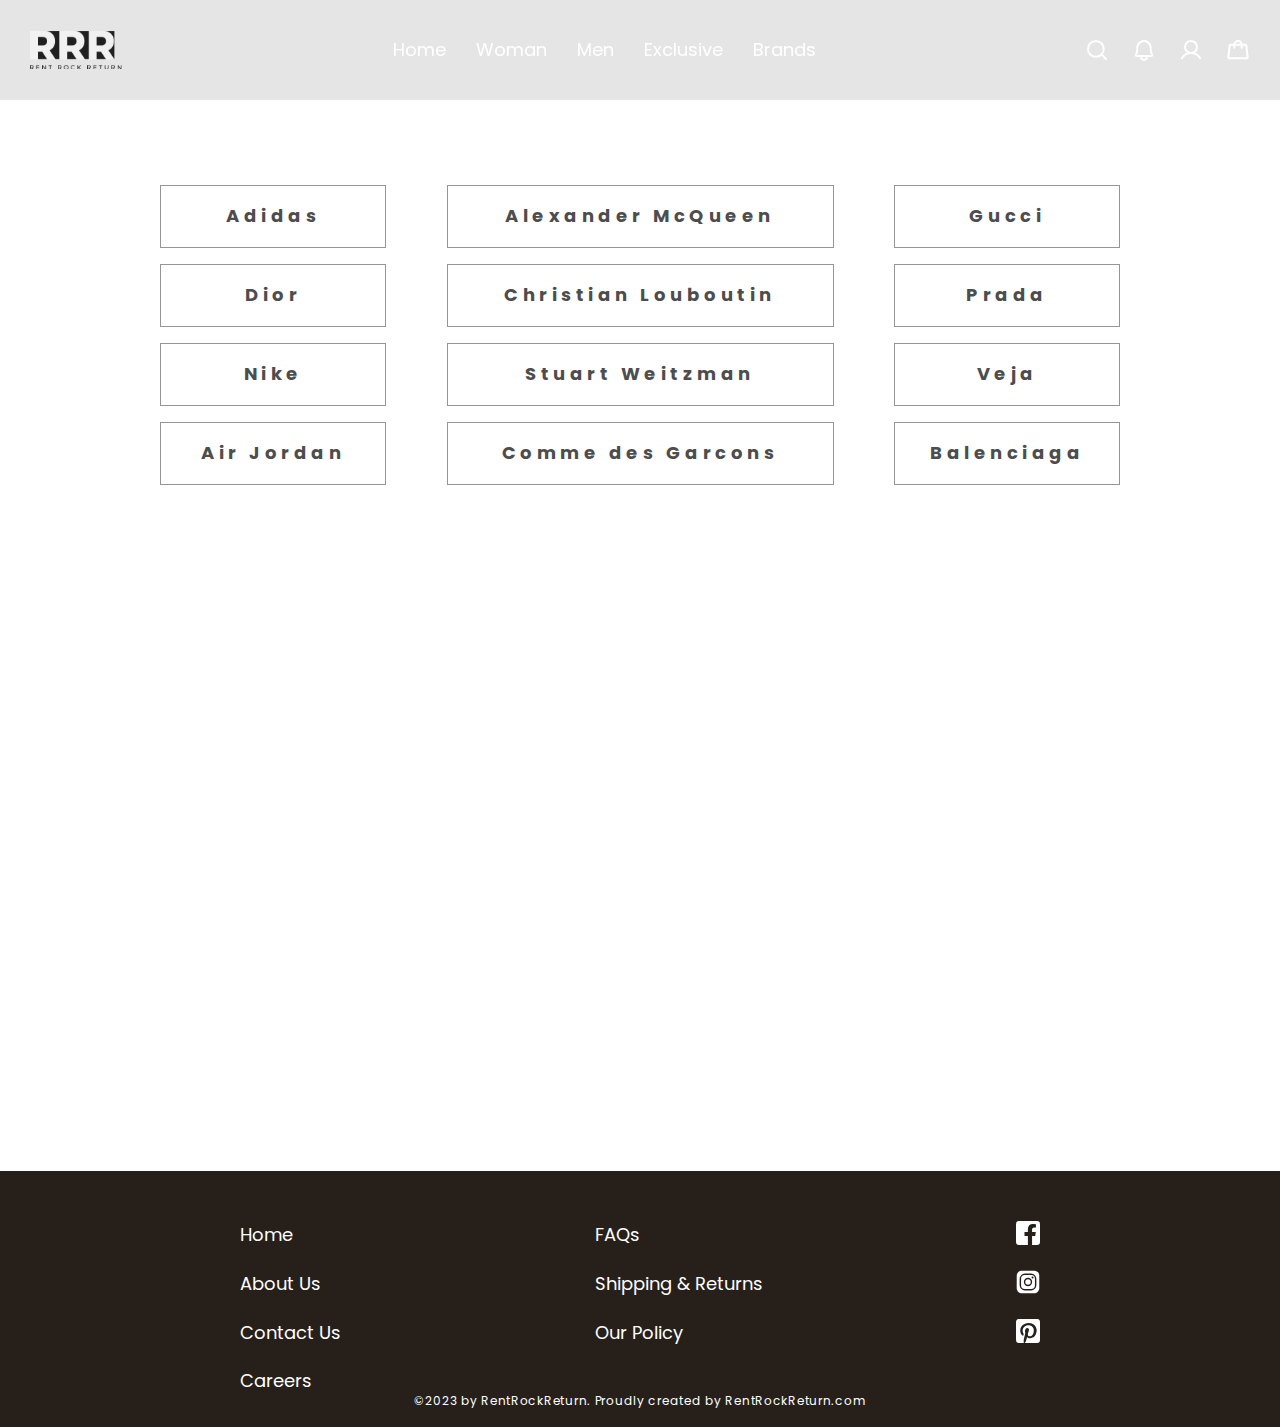
<file: sizechartpage.html>
<!DOCTYPE html><html lang="en"><head>   <meta charset="UTF-8">   <meta http-equiv="X-UA-Compatible" content="IE=edge">   <meta name="viewport" content="width=device-width, initial-scale=1.0">   <meta name="description" content="" />   <meta name="keywords" content="" />   <meta name="author" content="" />   <title> </title>   <link rel="stylesheet" href="https://cdnjs.cloudflare.com/ajax/libs/font-awesome/5.15.3/css/all.min.css"      integrity="sha512-iBBXm8fW90+nuLcSKlbmrPcLa0OT92xO1BIsZ+ywDWZCvqsWgccV3gFoRBv0z+8dLJgyAHIhR35VZc2oM/gI1w=="      crossorigin="anonymous" />   <link href="https://pro.fontawesome.com/releases/v5.10.0/css/all.css" rel="stylesheet">   <link rel="stylesheet" href="./assets/css/style.min.css"></head><body>   <div class="wrapper">      <header class="header">  <div class="header__container">    <a href="#" class="header__logo">      <picture><source srcset="./assets/img/icon/Monochrome_on_Transparent_1.svg" type="image/webp"><img src="./assets/img/icon/Monochrome_on_Transparent_1.svg" alt="logo" /></picture>    </a>    <div class="header__menu menu">      <!-- <div class="menu__icon">            <span></span>         </div> -->      <nav class="menu__body">        <ul class="menu__list">          <li>            <a href="./index.html" class="menu__link">Home</a>            <!-- <span class="menu__arrow"></span> -->            <p class="menu__underline"></p>          </li>          <li>            <a href="" class="menu__link">Woman</a>            <!-- <span class="menu__arrow"></span> -->            <ul class="menu__sub-list">              <li>                <a href="#" class="menu__link">Sneaker Collection</a>              </li>              <li>                <a href="#" class="menu__link">Heel Collection</a>              </li>              <li>                <a href="#" class="menu__link">Women Boot Collection</a>              </li>            </ul>            <p class="menu__underline"></p>          </li>          <li>            <a href="" class="menu__link">Men</a>            <!-- <span class="menu__arrow"></span> -->            <ul class="menu__sub-list">              <li>                <a href="#" class="menu__link">Sneaker Collection</a>              </li>              <li>                <a href="#" class="menu__link">Loafer Collection</a>              </li>              <li>                <a href="#" class="menu__link">Boot Collection</a>              </li>            </ul>            <p class="menu__underline"></p>          </li>          <li>            <a href="" class="menu__link">Exclusive</a>            <!-- <span class="menu__arrow"></span> -->            <p class="menu__underline"></p>          </li>          <li>            <a href="./brandspage.html" class="menu__link">Brands</a>            <!-- <span class="menu__arrow"></span> -->            <p class="menu__underline"></p>          </li>          <!-- <li> -->            <!-- <a href="./consignpage.html" class="menu__link">Consign</a> -->            <!-- <span class="menu__arrow"></span> -->            <!-- <ul class="menu__sub-list">              <li>                <a href="#" class="menu__link">How it works</a>              </li>              <li>                <a href="#" class="menu__link">Consigners testimonies</a>              </li>              <li>                <a href="./storePolicypage.html" class="menu__link">Our policy</a>              </li>              <li>                <a href="#" class="menu__link">Join us now</a>              </li>              <li>                <a href="./contactuspage.html" class="menu__link">Contact</a>              </li>            </ul> -->            <!-- <p class="menu__underline"></p> -->          <!-- </li> -->          <!-- <li>            <a href="" class="menu__link">Raffles</a>            <p class="menu__underline"></p>          </li> -->          <!-- <li>            <a href="" class="menu__link">Size Chart</a>            <p class="menu__underline"></p>          </li> -->          <!-- <li> -->            <!-- <a href="./aboutpage.html" class="menu__link">About Us</a> -->            <!-- <span class="menu__arrow"></span> -->            <!-- <ul class="menu__sub-list">              <li>                <a href="./storePolicypage.html" class="menu__link">Store Policy</a>              </li>              <li>                <a href="#" class="menu__link">Meet The Team</a>              </li>              <li>                <a href="#" class="menu__link">Our Environmental Promise</a>              </li>            </ul>            <p class="menu__underline"></p> -->          <!-- </li> -->        </ul>      </nav>    </div>    <div class="header__menu menu-right">      <ul class="menu__list">        <li class="menu__list-icon">          <a href="#" class="menu__link">            <picture><source srcset="./assets/img/icon/MagnifyingGlass.svg" type="image/webp"><img src="./assets/img/icon/MagnifyingGlass.svg" alt="search"></picture>          </a>        </li>        <li class="menu__list-icon">          <a href="#" class="menu__link">            <picture><source srcset="./assets/img/icon/Bell.svg" type="image/webp"><img src="./assets/img/icon/Bell.svg" alt="bell"></picture>          </a>        </li>        <li class="menu__list-icon">          <a href="#" class="menu__link">            <picture><source srcset="./assets/img/icon/User.svg" type="image/webp"><img src="./assets/img/icon/User.svg" alt="account"></picture>          </a>          <ul class="menu__sub-list">            <li>              <a href="#" class="menu__link">My Account</a>            </li>            <li>              <a href="#" class="menu__link">My Wishlis</a>            </li>            <li>              <a href="#" class="menu__link">My Orders</a>            </li>            <li>              <a href="#" class="menu__link">My Addresses</a>            </li>            <li>              <a href="#" class="menu__link">My Wallet</a>            </li>            <li class="menu__line"></li>            <li>              <a href="#" class="menu__link">LOG OUT</a>            </li>          </ul>          <p class="menu__underline"></p>        </li>        <li class="menu__list-icon">          <a href="#">            <picture><source srcset="./assets/img/icon/Handbag.svg" type="image/webp"><img src="./assets/img/icon/Handbag.svg" alt="handbag"></picture>          </a>        </li>      </ul>    </div>  </div></header>      <main class="page">         <section class="sizechartpage__section-1">            <div class="section-1__wrapper">               <div class="section-1__box">                  <div class="box__item shrt-name">                     <a href="#">Adidas</a>                  </div>                  <div class="box__item long-name">                     <a href="#">Alexander McQueen</a>                  </div>                  <div class="box__item shrt-name">                     <a href="#">Gucci</a>                  </div>                  <div class="box__item shrt-name">                     <a href="#">Dior</a>                  </div>                  <div class="box__item long-name">                     <a href="#">Christian Louboutin                     </a>                  </div>                  <div class="box__item shrt-name">                     <a href="#">Prada                     </a>                  </div>                  <div class="box__item shrt-name">                     <a href="#">Nike</a>                  </div>                  <div class="box__item long-name">                     <a href="#">Stuart Weitzman                     </a>                  </div>                  <div class="box__item shrt-name">                     <a href="#">Veja</a>                  </div>                  <div class="box__item shrt-name">                     <a href="#">Air Jordan                     </a>                  </div>                  <div class="box__item long-name">                     <a href="#">Comme des Garcons                     </a>                  </div>                  <div class="box__item shrt-name">                     <a href="#">Balenciaga                     </a>                  </div>               </div>            </div>         </section>      </main>      <footer class="footer">  <div class="footer__container">    <div class="footer__nav">      <div class="footer__menu menu__left">        <ul>          <li><a href="./index.html">Home</a></li>          <li><a href="./aboutpage.html" class="menu__link">About Us</a></li>          <li><a href="./contactuspage.html">Contact Us</a></li>          <li><a href="./carrerspage.html">Careers</a></li>        </ul>      </div>      <div class="footer__menu menu__center">        <ul>          <li><a href="#">FAQs</a></li>          <li><a href="#">Shipping & Returns</a></li>          <li><a href="#">Our Policy</a></li>        </ul>      </div>      <div class="footer__menu menu__right">        <ul class="social__link">          <li><a href=""><picture><source srcset="./assets/img/icon/face.svg" type="image/webp"><img src="./assets/img/icon/face.svg" alt=""></picture></i></a></li>          <li><a href=""><picture><source srcset="./assets/img/icon/insta.svg" type="image/webp"><img src="./assets/img/icon/insta.svg" alt=""></picture></a></li>          <li><a href=""><picture><source srcset="./assets/img/icon/print.svg" type="image/webp"><img src="./assets/img/icon/print.svg" alt=""></picture></a></li>        </ul>      </div>    </div>    <div class="footer__text">      <p>©2023 by RentRockReturn. Proudly created by RentRockReturn.com</p>    </div>  </div></footer>   </div></body><script src="./assets/js/script.js"></script></html>
</file>
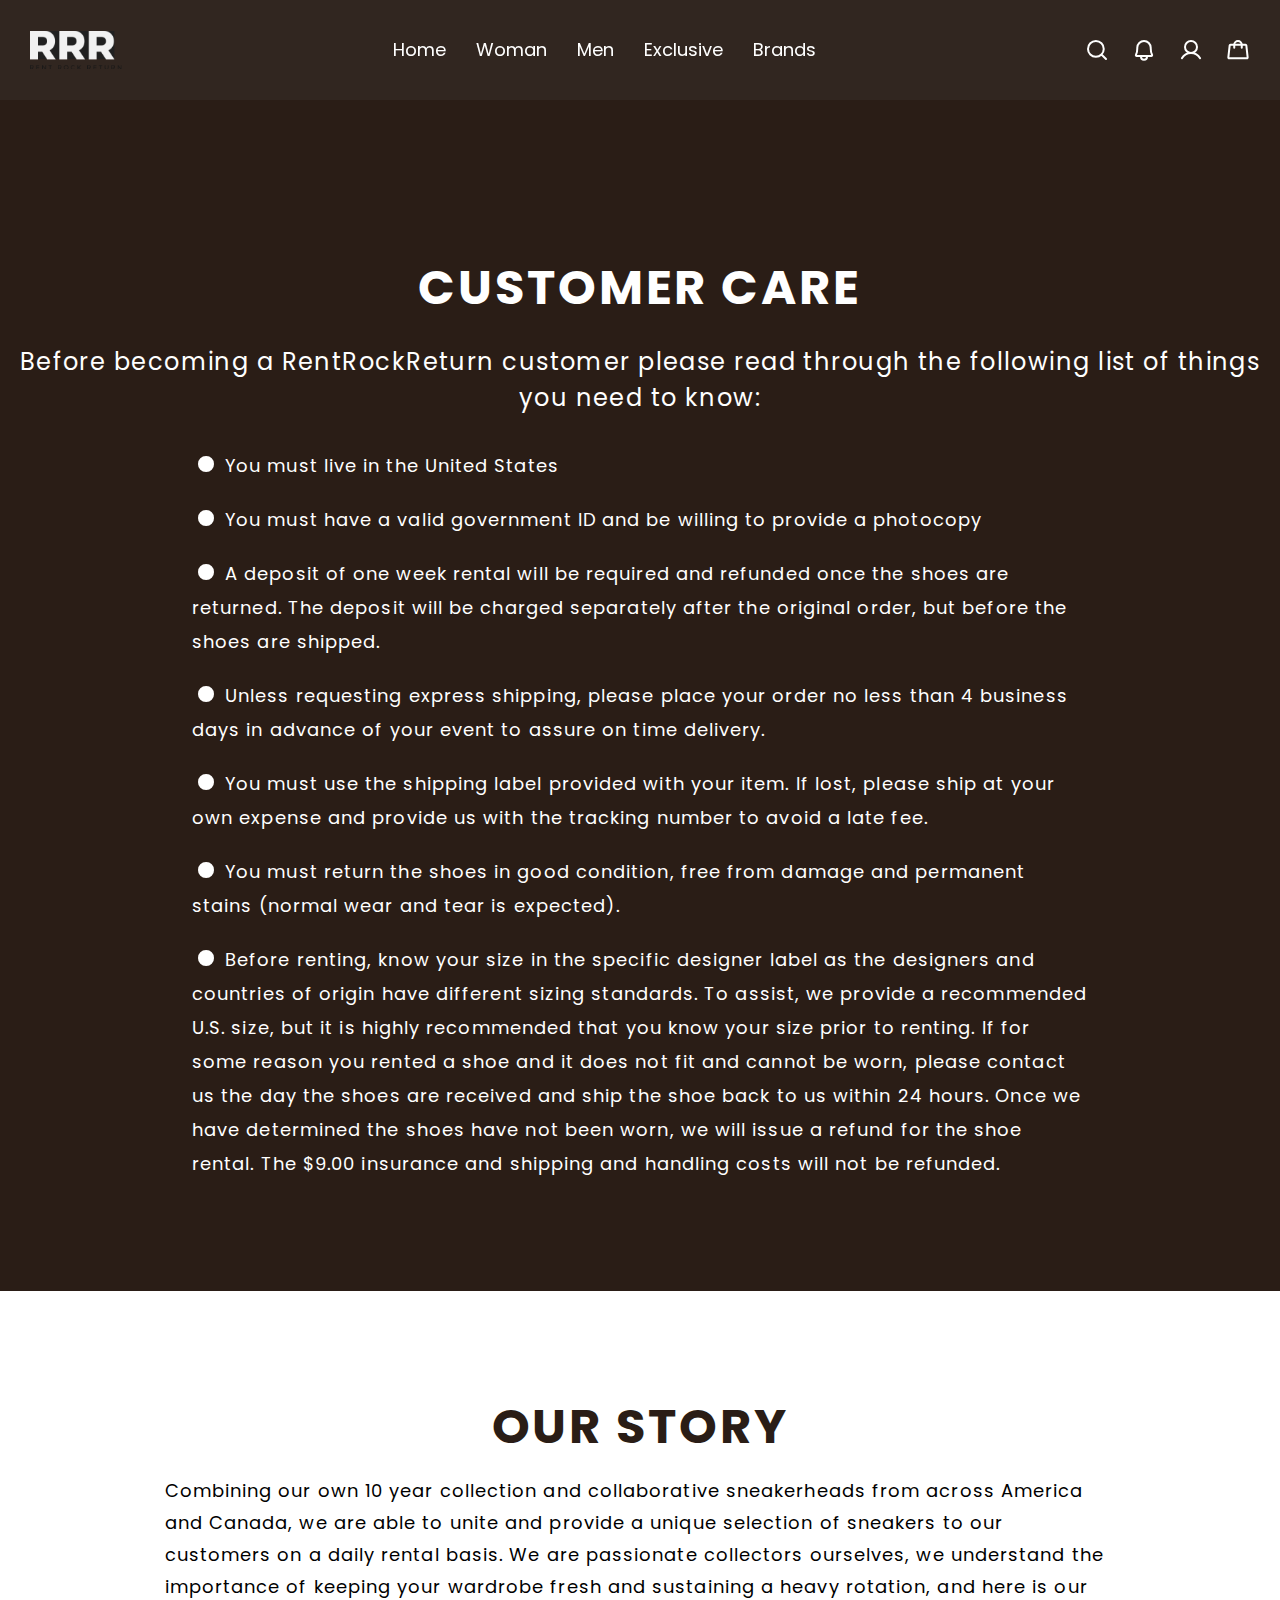
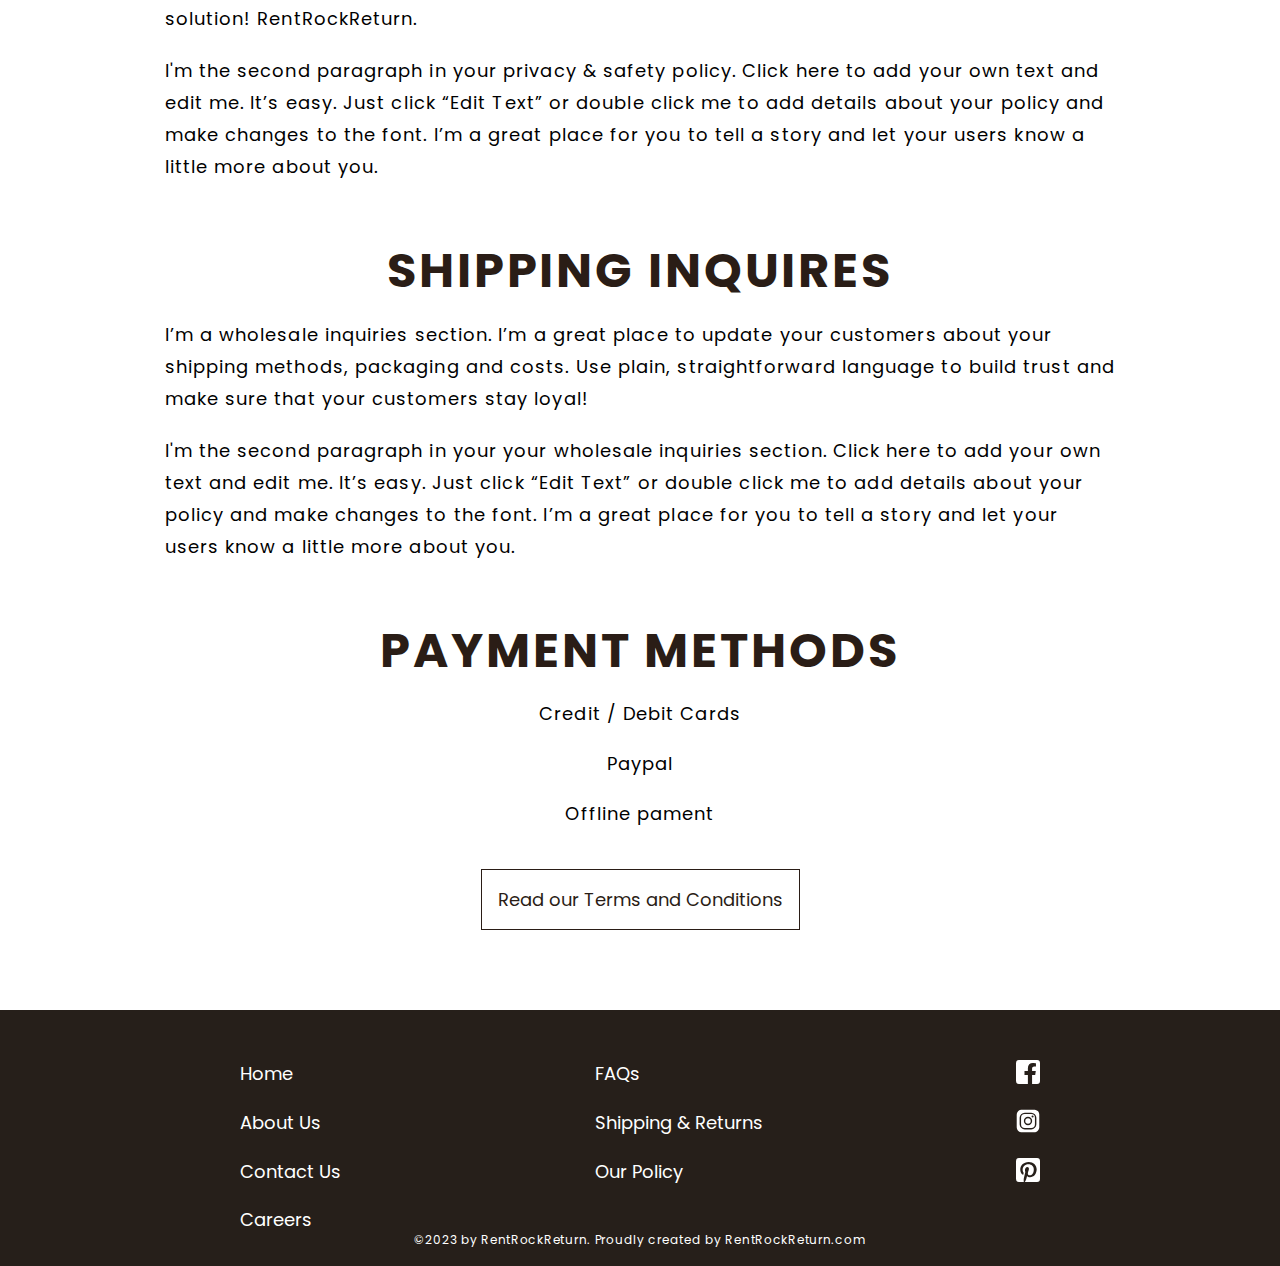
<file: storePolicypage.html>
<!DOCTYPE html><html lang="en"><head>   <meta charset="UTF-8">   <meta http-equiv="X-UA-Compatible" content="IE=edge">   <meta name="viewport" content="width=device-width, initial-scale=1.0">   <meta name="description" content="" />   <meta name="keywords" content="" />   <meta name="author" content="" />   <title> </title>   <link rel="stylesheet" href="https://cdnjs.cloudflare.com/ajax/libs/font-awesome/5.15.3/css/all.min.css"      integrity="sha512-iBBXm8fW90+nuLcSKlbmrPcLa0OT92xO1BIsZ+ywDWZCvqsWgccV3gFoRBv0z+8dLJgyAHIhR35VZc2oM/gI1w=="      crossorigin="anonymous" />   <link href="https://pro.fontawesome.com/releases/v5.10.0/css/all.css" rel="stylesheet">   <link rel="stylesheet" href="./assets/css/style.min.css"></head><body>   <div class="wrapper">      <header class="header">  <div class="header__container">    <a href="#" class="header__logo">      <picture><source srcset="./assets/img/icon/Monochrome_on_Transparent_1.svg" type="image/webp"><img src="./assets/img/icon/Monochrome_on_Transparent_1.svg" alt="logo" /></picture>    </a>    <div class="header__menu menu">      <!-- <div class="menu__icon">            <span></span>         </div> -->      <nav class="menu__body">        <ul class="menu__list">          <li>            <a href="./index.html" class="menu__link">Home</a>            <!-- <span class="menu__arrow"></span> -->            <p class="menu__underline"></p>          </li>          <li>            <a href="" class="menu__link">Woman</a>            <!-- <span class="menu__arrow"></span> -->            <ul class="menu__sub-list">              <li>                <a href="#" class="menu__link">Sneaker Collection</a>              </li>              <li>                <a href="#" class="menu__link">Heel Collection</a>              </li>              <li>                <a href="#" class="menu__link">Women Boot Collection</a>              </li>            </ul>            <p class="menu__underline"></p>          </li>          <li>            <a href="" class="menu__link">Men</a>            <!-- <span class="menu__arrow"></span> -->            <ul class="menu__sub-list">              <li>                <a href="#" class="menu__link">Sneaker Collection</a>              </li>              <li>                <a href="#" class="menu__link">Loafer Collection</a>              </li>              <li>                <a href="#" class="menu__link">Boot Collection</a>              </li>            </ul>            <p class="menu__underline"></p>          </li>          <li>            <a href="" class="menu__link">Exclusive</a>            <!-- <span class="menu__arrow"></span> -->            <p class="menu__underline"></p>          </li>          <li>            <a href="./brandspage.html" class="menu__link">Brands</a>            <!-- <span class="menu__arrow"></span> -->            <p class="menu__underline"></p>          </li>          <!-- <li> -->            <!-- <a href="./consignpage.html" class="menu__link">Consign</a> -->            <!-- <span class="menu__arrow"></span> -->            <!-- <ul class="menu__sub-list">              <li>                <a href="#" class="menu__link">How it works</a>              </li>              <li>                <a href="#" class="menu__link">Consigners testimonies</a>              </li>              <li>                <a href="./storePolicypage.html" class="menu__link">Our policy</a>              </li>              <li>                <a href="#" class="menu__link">Join us now</a>              </li>              <li>                <a href="./contactuspage.html" class="menu__link">Contact</a>              </li>            </ul> -->            <!-- <p class="menu__underline"></p> -->          <!-- </li> -->          <!-- <li>            <a href="" class="menu__link">Raffles</a>            <p class="menu__underline"></p>          </li> -->          <!-- <li>            <a href="" class="menu__link">Size Chart</a>            <p class="menu__underline"></p>          </li> -->          <!-- <li> -->            <!-- <a href="./aboutpage.html" class="menu__link">About Us</a> -->            <!-- <span class="menu__arrow"></span> -->            <!-- <ul class="menu__sub-list">              <li>                <a href="./storePolicypage.html" class="menu__link">Store Policy</a>              </li>              <li>                <a href="#" class="menu__link">Meet The Team</a>              </li>              <li>                <a href="#" class="menu__link">Our Environmental Promise</a>              </li>            </ul>            <p class="menu__underline"></p> -->          <!-- </li> -->        </ul>      </nav>    </div>    <div class="header__menu menu-right">      <ul class="menu__list">        <li class="menu__list-icon">          <a href="#" class="menu__link">            <picture><source srcset="./assets/img/icon/MagnifyingGlass.svg" type="image/webp"><img src="./assets/img/icon/MagnifyingGlass.svg" alt="search"></picture>          </a>        </li>        <li class="menu__list-icon">          <a href="#" class="menu__link">            <picture><source srcset="./assets/img/icon/Bell.svg" type="image/webp"><img src="./assets/img/icon/Bell.svg" alt="bell"></picture>          </a>        </li>        <li class="menu__list-icon">          <a href="#" class="menu__link">            <picture><source srcset="./assets/img/icon/User.svg" type="image/webp"><img src="./assets/img/icon/User.svg" alt="account"></picture>          </a>          <ul class="menu__sub-list">            <li>              <a href="#" class="menu__link">My Account</a>            </li>            <li>              <a href="#" class="menu__link">My Wishlis</a>            </li>            <li>              <a href="#" class="menu__link">My Orders</a>            </li>            <li>              <a href="#" class="menu__link">My Addresses</a>            </li>            <li>              <a href="#" class="menu__link">My Wallet</a>            </li>            <li class="menu__line"></li>            <li>              <a href="#" class="menu__link">LOG OUT</a>            </li>          </ul>          <p class="menu__underline"></p>        </li>        <li class="menu__list-icon">          <a href="#">            <picture><source srcset="./assets/img/icon/Handbag.svg" type="image/webp"><img src="./assets/img/icon/Handbag.svg" alt="handbag"></picture>          </a>        </li>      </ul>    </div>  </div></header>      <main class="page">         <section class="storePolicypage__section-1">            <div class="section-1__wrapper">               <div class="section-1__box">                  <div class="box__title">                     <h2>CUSTOMER CARE</h2>                  </div>                  <div class="box__text">                     <p>Before becoming a RentRockReturn customer please read through the following list of things you                        need to know:                     </p>                  </div>                  <div class="box__text-list">                     <ul>                        <li>You must live in the United States </li>                        <li>You must have a valid government ID and be willing to provide a photocopy</li>                        <li>A deposit of one week rental will be required and refunded once the shoes are returned. The                           deposit will be charged                           separately after the original order, but before the shoes are shipped.</li>                        <li>Unless requesting express shipping, please place your order no less than 4 business days in                           advance of your event to                           assure on time delivery.</li>                        <li>You must use the shipping label provided with your item. If lost, please ship at your own                           expense and provide us with                           the tracking number to avoid a late fee.                        </li>                        <li>You must return the shoes in good condition, free from damage and permanent stains (normal                           wear and tear is expected).                        </li>                        <li>Before renting, know your size in the specific designer label as the designers and countries                           of origin have different                           sizing standards. To assist, we provide a recommended U.S. size, but it is highly recommended                           that you know your size                           prior to renting. If for some reason you rented a shoe and it does not fit and cannot be                           worn, please contact us the day                           the shoes are received and ship the shoe back to us within 24 hours. Once we have determined                           the shoes have not been                           worn, we will issue a refund for the shoe rental. The $9.00 insurance and shipping and                           handling costs will not be                           refunded.</li>                     </ul>                  </div>               </div>            </div>         </section>         <section class="storePolicypage__section-2">            <div class="section-2__wrapper">               <div class="section-2__box">                  <div class="box__title">                     <h2>our story</h2>                  </div>                  <div class="box__text">                     <p>Combining our own 10 year collection and collaborative sneakerheads from across America and                        Canada, we are able to unite                        and provide a unique selection of sneakers to our customers on a daily rental basis. We are                        passionate collectors                        ourselves, we understand the importance of keeping your wardrobe fresh and sustaining a heavy                        rotation, and here is our                        solution! RentRockReturn.</p>                     <p>I'm the second paragraph in your privacy & safety policy. Click here to add your own text and                        edit me. It’s easy. Just                        click “Edit Text” or double click me to add details about your policy and make changes to the                        font. I’m a great place                        for you to tell a story and let your users know a little more about you.</p>                  </div>                  <div class="box__title">                     <h2>SHIPPING INQUIRES</h2>                  </div>                  <div class="box__text">                     <p>I’m a wholesale inquiries section. I’m a great place to update your customers about your                        shipping methods, packaging and                        costs. Use plain, straightforward language to build trust and make sure that your customers stay                        loyal!                     </p>                     <p>I'm the second paragraph in your your wholesale inquiries section. Click here to add your own                        text and edit me. It’s                        easy. Just click “Edit Text” or double click me to add details about your policy and make                        changes to the font. I’m a                        great place for you to tell a story and let your users know a little more about you.</p>                  </div>                  <div class="box__payment">                     <div class="payment__title box__title">                        <h2>PAYMENT METHODS</h2>                     </div>                     <div class="payment__card">                        <a href="#">Credit / Debit Cards</a>                     </div>                     <div class="payment__paypal">                        <a href="#">Paypal</a>                     </div>                     <div class="payment__offline">                        <a href="#">Offline pament</a>                     </div>                  </div>                  <div class="box__button">                     <a href="#">Read our Terms and Conditions</a>                  </div>               </div>            </div>         </section>      </main>      <footer class="footer">  <div class="footer__container">    <div class="footer__nav">      <div class="footer__menu menu__left">        <ul>          <li><a href="./index.html">Home</a></li>          <li><a href="./aboutpage.html" class="menu__link">About Us</a></li>          <li><a href="./contactuspage.html">Contact Us</a></li>          <li><a href="./carrerspage.html">Careers</a></li>        </ul>      </div>      <div class="footer__menu menu__center">        <ul>          <li><a href="#">FAQs</a></li>          <li><a href="#">Shipping & Returns</a></li>          <li><a href="#">Our Policy</a></li>        </ul>      </div>      <div class="footer__menu menu__right">        <ul class="social__link">          <li><a href=""><picture><source srcset="./assets/img/icon/face.svg" type="image/webp"><img src="./assets/img/icon/face.svg" alt=""></picture></i></a></li>          <li><a href=""><picture><source srcset="./assets/img/icon/insta.svg" type="image/webp"><img src="./assets/img/icon/insta.svg" alt=""></picture></a></li>          <li><a href=""><picture><source srcset="./assets/img/icon/print.svg" type="image/webp"><img src="./assets/img/icon/print.svg" alt=""></picture></a></li>        </ul>      </div>    </div>    <div class="footer__text">      <p>©2023 by RentRockReturn. Proudly created by RentRockReturn.com</p>    </div>  </div></footer>   </div></body><script src="./assets/js/script.js"></script></html>
</file>
<file: assets/css/style.min.css>
@charset "UTF-8";@import url(https://fonts.googleapis.com/css?family=Poppins:400,regular,italic,600,600italic,500,700,700italic&display=swap);*{padding:0;margin:0;border:0}*,:after,:before{-webkit-box-sizing:border-box;-moz-box-sizing:border-box;box-sizing:border-box}:active,:focus{outline:0}a:active,a:focus{outline:0}aside,footer,header,nav{display:block}body,html{height:100%;width:100%;font-size:100%;line-height:1;font-size:14px;-ms-text-size-adjust:100%;-moz-text-size-adjust:100%;-webkit-text-size-adjust:100%}button,input,textarea{font-family:inherit}input::-ms-clear{display:none}button{cursor:pointer}button::-moz-focus-inner{padding:0;border:0}a,a:visited{text-decoration:none}a:hover{text-decoration:none}ul li{list-style:none}img{vertical-align:top}h1,h2,h3,h4,h5,h6{font-size:inherit;font-weight:inherit;-webkit-box-sizing:border-box;-moz-box-sizing:border-box;box-sizing:border-box}body{background-color:#fff;font-size:14px;line-height:1.6;font-family:Poppins,sans-serif;font-weight:400;color:#fff;-webkit-font-smoothing:antialiased;-webkit-text-size-adjust:100%}.wrapper{max-width:1920px;min-height:100%;margin:0 auto}.header{position:fixed;top:0;left:0;width:100%;z-index:10;background-color:#5a5a5a28;-webkit-backdrop-filter:blur(4px);backdrop-filter:blur(4px)}.header__container{max-width:1836px;margin:0 auto;display:-webkit-box;display:-webkit-flex;display:-moz-box;display:-ms-flexbox;display:flex;padding:0 30px;-webkit-box-align:center;-webkit-align-items:center;-moz-box-align:center;-ms-flex-align:center;align-items:center;-webkit-box-pack:justify;-webkit-justify-content:space-between;-moz-box-pack:justify;-ms-flex-pack:justify;justify-content:space-between;min-height:100px}.menu__list>li:first-child{margin:0}.menu__list>li{position:relative;margin:0 0 0 30px}.menu__link{color:#fff;font-size:18px}.menu__link:hover~.menu__underline{opacity:1}.menu__underline{position:absolute;top:38px;left:50%;margin-right:-50%;-webkit-transform:translate(-50%,0);-moz-transform:translate(-50%,0);-ms-transform:translate(-50%,0);-o-transform:translate(-50%,0);transform:translate(-50%,0);width:58px;height:3px;background-color:#fff;opacity:0;-webkit-transition:all .3s ease 0s;-o-transition:all .3s ease 0s;-moz-transition:all .3s ease 0s;transition:all .3s ease 0s}.menu__arrow{display:none}.menu__sub-list{position:absolute;top:100%;right:0;background-color:rgba(86,36,10,.46);padding:15px;min-width:219px;text-align:center}.menu__sub-list li{margin:0 0 10px 0}.menu__sub-list li a{font-size:13px}.menu__sub-list li:last-child{margin:0}.menu__sub-list:hover~.menu__underline{opacity:1}.menu__sub-link{color:#fff}.menu-right .menu__list-icon{margin:0}.menu-right .menu__list-icon a{color:#fff;line-height:0}.menu-right .menu__list-icon:not(:first-child){margin:0 0 0 23px}.menu-right .menu__list .menu__underline{top:43px}.menu-right .menu__list .menu__line{width:104px;border:1px solid #c4c4c4;margin:0 auto;margin-bottom:7px}body._pc .menu__list>li:hover .menu__sub-list{opacity:1;visibility:visible;-webkit-transform:translate(33%,0);-moz-transform:translate(33%,0);-ms-transform:translate(33%,0);-o-transform:translate(33%,0);transform:translate(33%,0);pointer-events:all}body._pc .menu-right .menu__list>li:hover .menu__sub-list{-webkit-transform:translate(42%,0);-moz-transform:translate(42%,0);-ms-transform:translate(42%,0);-o-transform:translate(42%,0);transform:translate(42%,0)}body._touch .menu__underline{margin-left:-10%}body._touch .menu__list>li{display:-webkit-box;display:-webkit-flex;display:-moz-box;display:-ms-flexbox;display:flex;-webkit-box-align:center;-webkit-align-items:center;-moz-box-align:center;-ms-flex-align:center;align-items:center}body._touch .menu__link{-webkit-box-flex:1;-webkit-flex:1 1 auto;-moz-box-flex:1;-ms-flex:1 1 auto;flex:1 1 auto}body._touch .menu__arrow{display:block;width:0;height:0;margin:0 0 0 5px;-webkit-transition:-webkit-transform .3s ease 0s;transition:-webkit-transform .3s ease 0s;-o-transition:-o-transform .3s ease 0s;-moz-transition:transform .3s ease 0s,-moz-transform .3s ease 0s;transition:transform .3s ease 0s;transition:transform .3s ease 0s,-webkit-transform .3s ease 0s,-moz-transform .3s ease 0s,-o-transform .3s ease 0s;border-left:5px solid transparent;border-right:5px solid transparent;border-top:10px solid #000}body._touch .menu__list>li._active .menu__sub-list{opacity:1;visibility:visible;-webkit-transform:translate(0,0);-moz-transform:translate(0,0);-ms-transform:translate(0,0);-o-transform:translate(0,0);transform:translate(0,0);pointer-events:all}.homepage__section-1 .section-1__wrapper{position:relative;height:100%;width:100%;background:url(../img/homesection_1.jpg) center/cover no-repeat}.homepage__section-1 .section-1__wrapper::before{content:"";position:absolute;top:0;right:0;bottom:0;left:0;background:-webkit-linear-gradient(353.36deg,rgba(0,0,0,.568) 0,rgba(0,0,0,0) 99.48%);background:-moz-linear-gradient(353.36deg,rgba(0,0,0,.568) 0,rgba(0,0,0,0) 99.48%);background:-o-linear-gradient(353.36deg,rgba(0,0,0,.568) 0,rgba(0,0,0,0) 99.48%);background:linear-gradient(96.64deg,rgba(0,0,0,.568) 0,rgba(0,0,0,0) 99.48%)}.homepage__section-1 .section-1__box{position:relative;padding-top:271px;text-align:center;padding-bottom:372px}.homepage__section-1 .section-1__box .box__title{font-weight:700;font-size:48px;text-transform:uppercase}.homepage__section-1 .section-1__box .box__text{font-size:24px}.homepage__section-2 .section-2__wrapper{position:relative;height:100%;width:100%;background:url(../img/homesection_2.jpg) center center/cover no-repeat}.homepage__section-2 .section-2__wrapper::before{content:"";position:absolute;top:0;right:0;bottom:0;left:0;background:rgba(86,36,10,.46)}.homepage__section-2 .section-2__box{position:relative;text-align:center;padding-top:272px;width:962px;margin:0 auto;padding-bottom:263px}.homepage__section-2 .section-2__box .box__title h2{font-weight:700;font-size:48px;text-transform:uppercase}.homepage__section-2 .section-2__box .box__text p{font-size:24px}.homepage__section-2 .section-2__box .box__item{display:-webkit-box;display:-webkit-flex;display:-moz-box;display:-ms-flexbox;display:flex;-webkit-box-pack:justify;-webkit-justify-content:space-between;-moz-box-pack:justify;-ms-flex-pack:justify;justify-content:space-between;margin-top:33px}.homepage__section-2 .item__box .text{width:230px;margin-top:9px}.homepage__section-2 .item__box .text p{font-size:12px;line-height:18px;text-align:center;letter-spacing:.06em}.homepage__section-3 .section-3__wrapper{position:relative;height:100%;width:100%;background:url(../img/homesection_3.jpg) center center/cover no-repeat}.homepage__section-3 .section-3__wrapper::before{content:"";position:absolute;top:0;right:0;bottom:0;left:0;background:rgba(255,255,255,.75)}.homepage__section-3 .section-3__box{position:relative;padding-top:92px;margin:0 auto;text-align:center;padding-bottom:263px}.homepage__section-3 .section-3__box .box__title h2{color:#2a1d16;font-weight:700;font-size:48px}.homepage__section-3 .section-3__box .box__item{width:960px;margin:0 auto;margin-top:92px;display:-webkit-box;display:-webkit-flex;display:-moz-box;display:-ms-flexbox;display:flex;-webkit-box-pack:justify;-webkit-justify-content:space-between;-moz-box-pack:justify;-ms-flex-pack:justify;justify-content:space-between}.homepage__section-3 .section-3__box .box__item .title{position:relative}.homepage__section-3 .section-3__box .box__item .title h3{font-weight:700;font-size:18px;text-transform:uppercase;color:#2a1d16;text-align:left}.homepage__section-3 .section-3__box .box__item .title h3::before{content:url(../img/tag.svg);position:absolute;top:-5px;left:-50px}.homepage__section-3 .section-3__box .box__item .text{width:214px}.homepage__section-3 .section-3__box .box__item .text p{font-size:12px;letter-spacing:.06em;color:#2a1d16;text-align:left}.homepage__section-3 .left__1{margin-bottom:97px}.homepage__section-3 .right__1{margin-bottom:97px}.homepage__section-3 .item__box-right .right__1 .text{width:232px}.homepage__section-3 .item__box-right .right__2 .text{width:300px}.homepage__section-4 .section-4__wrapper{position:relative;height:100%;width:100%;background:url(../img/homesection_4.jpg) center center/cover no-repeat}.homepage__section-4 .section-4__wrapper::before{content:"";position:absolute;top:0;right:0;bottom:0;left:0;background:#a37f6c;opacity:.3}.homepage__section-4 .section-4__box{position:relative;padding-top:281px;margin-left:25%;letter-spacing:.25em;padding-bottom:382px}.homepage__section-4 .section-4__box .title{font-size:64px}.homepage__section-4 .section-4__box .title span{font-weight:700;letter-spacing:.25em}.homepage__section-4 .section-4__box .title h2{font-weight:400}.homepage__section-4 .section-4__box .button{margin-top:55px}.homepage__section-4 .section-4__box .button a{background:rgba(255,255,255,.67);-webkit-border-radius:6px;border-radius:6px;border-radius:6px;padding:15px 30px;color:#2a1d16;font-weight:700;font-size:14px;line-height:21px;letter-spacing:.06em}.loginpage__section .section__left{width:42%}.loginpage__section .section__left-image{position:relative;height:100%;width:100%;background:url(../img/log_sign.jpg) center center/cover no-repeat;z-index:-1}.loginpage__section .section__left-image::before{content:"";position:absolute;top:0;right:0;bottom:0;left:0;background:-webkit-linear-gradient(353.36deg,rgba(0,0,0,.568) 0,rgba(0,0,0,0) 99.48%);background:-moz-linear-gradient(353.36deg,rgba(0,0,0,.568) 0,rgba(0,0,0,0) 99.48%);background:-o-linear-gradient(353.36deg,rgba(0,0,0,.568) 0,rgba(0,0,0,0) 99.48%);background:linear-gradient(96.64deg,rgba(0,0,0,.568) 0,rgba(0,0,0,0) 99.48%)}.loginpage__section .section__right{width:58%;padding-bottom:288px}.loginpage__section .section__right-loginForm{width:470px;margin-top:209px;margin-left:15%}.loginpage__section .loginForm__title{font-weight:700;font-size:36px;letter-spacing:.06em;text-transform:uppercase;color:#4d4d4d}.loginpage__section .loginForm__email{display:inline-block}.loginpage__section .loginForm__email input{margin-top:10px;margin-bottom:20px}.loginpage__section .loginForm__pass{display:inline-block}.loginpage__section .loginForm__pass input{margin-bottom:10px}.loginpage__section .loginForm__remem-forget{display:-webkit-box;display:-webkit-flex;display:-moz-box;display:-ms-flexbox;display:flex;-webkit-box-pack:justify;-webkit-justify-content:space-between;-moz-box-pack:justify;-ms-flex-pack:justify;justify-content:space-between;font-size:18px;line-height:34px;letter-spacing:-.33px;color:#032d23}.loginpage__section .loginForm__forget a{font-size:18px;line-height:34px;letter-spacing:-.33px;color:#032d23}.loginpage__section .loginForm input{border:1px solid #000;padding:22px 254px 22px 60px;-webkit-box-sizing:border-box;-moz-box-sizing:border-box;box-sizing:border-box}.loginpage__section .loginForm input::-webkit-input-placeholder{font-size:18px;color:#888}.loginpage__section .loginForm input:-moz-placeholder{font-size:18px;color:#888}.loginpage__section .loginForm input::-moz-placeholder{font-size:18px;color:#888}.loginpage__section .loginForm input:-ms-input-placeholder{font-size:18px;color:#888}.loginpage__section .loginForm input::-ms-input-placeholder{font-size:18px;color:#888}.loginpage__section .loginForm input::placeholder{font-size:18px;color:#888}.loginpage__section .loginForm__button{margin-top:20px}.loginpage__section .loginForm__button input{width:100%;border:none;background:#000;-webkit-border-radius:6px;border-radius:6px;padding:15px 196px;font-size:20px;line-height:34px;letter-spacing:2.5px;color:#fff}.loginpage__section .loginForm__ask-sign{width:100%;display:inline-block;text-align:center;margin-top:15px}.loginpage__section .loginForm__ask-sign span{font-size:20px;line-height:34px;letter-spacing:-.33px;color:#032d23}.loginpage__section .loginForm__ask-sign a{padding-left:30px;font-weight:600;font-size:20px;line-height:34px;letter-spacing:-.33px;color:#261f1a}.loginpage__section .loginForm .container{display:block;position:relative;padding-left:35px;cursor:pointer;font-size:18px;-webkit-user-select:none;-moz-user-select:none;-ms-user-select:none;user-select:none}.loginpage__section .loginForm .container input{position:absolute;opacity:0;cursor:pointer;height:0;width:0}.loginpage__section .loginForm .checkmark{position:absolute;top:5px;left:0;height:19.5px;width:19.5px;background-color:#eee}.loginpage__section .loginForm .container:hover input~.checkmark{background-color:#ccc}.loginpage__section .loginForm .container input:checked~.checkmark{background-color:#000}.loginpage__section .loginForm .checkmark:after{content:"";position:absolute;display:none}.loginpage__section .loginForm .container input:checked~.checkmark:after{display:block}.loginpage__section .loginForm .container .checkmark:after{left:7px;top:3px;width:6px;height:11px;border:solid #fff;border-width:0 2px 2px 0;-webkit-transform:rotate(45deg);-ms-transform:rotate(45deg);-moz-transform:rotate(45deg);-o-transform:rotate(45deg);transform:rotate(45deg)}.loginpage__section-wrapper{display:-webkit-box;display:-webkit-flex;display:-moz-box;display:-ms-flexbox;display:flex;height:100%}.signuppage__section .section__left{width:42%}.signuppage__section .section__left-image{position:relative;height:100%;width:100%;background:url(../img/log_sign.jpg) center center/cover no-repeat;z-index:-1}.signuppage__section .section__left-image::before{content:"";position:absolute;top:0;right:0;bottom:0;left:0;background:-webkit-linear-gradient(353.36deg,rgba(0,0,0,.568) 0,rgba(0,0,0,0) 99.48%);background:-moz-linear-gradient(353.36deg,rgba(0,0,0,.568) 0,rgba(0,0,0,0) 99.48%);background:-o-linear-gradient(353.36deg,rgba(0,0,0,.568) 0,rgba(0,0,0,0) 99.48%);background:linear-gradient(96.64deg,rgba(0,0,0,.568) 0,rgba(0,0,0,0) 99.48%)}.signuppage__section .section__right{width:58%;padding-bottom:284px}.signuppage__section .section__right-signupForm{width:470px;margin-top:209px;margin-left:15%}.signuppage__section .signupForm__title{font-weight:700;font-size:36px;letter-spacing:.06em;text-transform:uppercase;color:#4d4d4d}.signuppage__section .signupForm__email{display:inline-block}.signuppage__section .signupForm__email input{margin-top:10px;margin-bottom:20px}.signuppage__section .signupForm__pass{display:inline-block}.signuppage__section .signupForm__pass input{margin-bottom:10px}.signuppage__section .signupForm__remem-forget{display:-webkit-box;display:-webkit-flex;display:-moz-box;display:-ms-flexbox;display:flex;-webkit-box-pack:justify;-webkit-justify-content:space-between;-moz-box-pack:justify;-ms-flex-pack:justify;justify-content:space-between;font-size:18px;line-height:34px;letter-spacing:-.33px;color:#032d23}.signuppage__section .signupForm__forget a{font-size:18px;line-height:34px;letter-spacing:-.33px;color:#032d23}.signuppage__section .signupForm input{border:1px solid #000;padding:22px 254px 22px 60px;-webkit-box-sizing:border-box;-moz-box-sizing:border-box;box-sizing:border-box}.signuppage__section .signupForm input::-webkit-input-placeholder{font-size:18px;color:#888}.signuppage__section .signupForm input:-moz-placeholder{font-size:18px;color:#888}.signuppage__section .signupForm input::-moz-placeholder{font-size:18px;color:#888}.signuppage__section .signupForm input:-ms-input-placeholder{font-size:18px;color:#888}.signuppage__section .signupForm input::-ms-input-placeholder{font-size:18px;color:#888}.signuppage__section .signupForm input::placeholder{font-size:18px;color:#888}.signuppage__section .signupForm__button{margin-top:20px}.signuppage__section .signupForm__button input{width:100%;border:none;background:#000;-webkit-border-radius:6px;border-radius:6px;padding:15px 196px;font-size:20px;line-height:34px;letter-spacing:2.5px;color:#fff}.signuppage__section .signupForm__ask-sign{width:100%;display:inline-block;text-align:center;margin-top:15px}.signuppage__section .signupForm__ask-sign span{font-size:20px;line-height:34px;letter-spacing:-.33px;color:#032d23}.signuppage__section .signupForm__ask-sign a{padding-left:30px;font-weight:600;font-size:20px;line-height:34px;letter-spacing:-.33px;color:#261f1a}.signuppage__section .signupForm input{margin-bottom:20px}.signuppage__section .signupForm__or-text{margin-top:43px}.signuppage__section .signupForm__or-text .separator{display:-webkit-box;display:-webkit-flex;display:-moz-box;display:-ms-flexbox;display:flex;-webkit-box-align:center;-webkit-align-items:center;-moz-box-align:center;-ms-flex-align:center;align-items:center;text-align:center;color:#bababa}.signuppage__section .signupForm__or-text .separator::after,.signuppage__section .signupForm__or-text .separator::before{content:"";width:172px;border-bottom:1px solid #f5f5f5}.signuppage__section .signupForm__or-text .separator:not(:empty)::before{margin-right:.25em;margin:0 auto}.signuppage__section .signupForm__or-text .separator:not(:empty)::after{margin-left:.25em;margin:0 auto}.signuppage__section .signupForm__or-button .customGPlusSignIn{display:inline-block;background:#fff;color:#444;width:100%;padding:11px 0;margin-top:39px;-webkit-box-shadow:0 4px 10px rgba(0,0,0,.08);box-shadow:0 4px 10px rgba(0,0,0,.08);-webkit-border-radius:6px;border-radius:6px;white-space:nowrap}.signuppage__section .signupForm__or-button .customGPlusSignIn:hover{cursor:pointer}.signuppage__section .signupForm__or-button .customGPlusSignIn span.label{font-family:serif;font-weight:400}.signuppage__section .signupForm__or-button .customGPlusSignIn span.icon{background:url(../img/google_icons.png) transparent 5px 50% no-repeat;display:inline-block;vertical-align:middle;width:42px;height:42px;margin-left:43px}.signuppage__section .signupForm__or-button .customGPlusSignIn span.buttonText{display:inline-block;vertical-align:middle;padding-left:66px;font-weight:500;font-size:16px;line-height:24px;color:#000}.signuppage__section .signupForm__ask-login{width:100%;display:inline-block;text-align:center;margin-top:15px}.signuppage__section .signupForm__ask-login span{font-size:20px;line-height:34px;letter-spacing:-.33px;color:#032d23}.signuppage__section .signupForm__ask-login a{padding-left:30px;font-weight:600;font-size:20px;line-height:34px;letter-spacing:-.33px;color:#261f1a}.signuppage__section .signupForm .container{display:block;position:relative;padding-left:35px;margin-bottom:12px;cursor:pointer;font-size:18px;-webkit-user-select:none;-moz-user-select:none;-ms-user-select:none;user-select:none}.signuppage__section .signupForm .container input{position:absolute;opacity:0;cursor:pointer}.signuppage__section .signupForm .container{display:block;position:relative;padding-left:35px;margin-bottom:12px;cursor:pointer;font-size:22px;-webkit-user-select:none;-moz-user-select:none;-ms-user-select:none;user-select:none}.signuppage__section .signupForm .checkmark{position:absolute;top:8px;left:4px;height:21px;width:21px;background-color:#eee;-webkit-border-radius:50%;border-radius:50%}.signuppage__section .signupForm .container:hover input~.checkmark{background-color:#ccc}.signuppage__section .signupForm .container input:checked~.checkmark{background-color:#ebebeb}.signuppage__section .signupForm .checkmark:after{content:"";position:absolute;display:none}.signuppage__section .signupForm .container input:checked~.checkmark:after{display:block}.signuppage__section .signupForm .container .checkmark:after{top:4px;left:4.5px;width:13px;height:13px;-webkit-border-radius:50%;border-radius:50%;background:#000}.signuppage__section-wrapper{display:-webkit-box;display:-webkit-flex;display:-moz-box;display:-ms-flexbox;display:flex;height:100%}.aboutpage__section-1 .section-1__wrapper{position:relative;height:100%;width:100%;background:url(../img/aboutpage_img.jpg) center/cover no-repeat}.aboutpage__section-1 .section-1__wrapper::before{content:"";position:absolute;top:0;right:0;bottom:0;left:0;background:rgba(90,90,90,.28)}.aboutpage__section-1 .section-1__box{position:relative;padding-top:271px;text-align:center;width:950px;margin:0 auto}.aboutpage__section-1 .section-1__box .box__title{font-weight:700;font-size:48px;text-transform:uppercase;letter-spacing:.06em}.aboutpage__section-1 .section-1__box .box__text{font-weight:400;font-size:24px;line-height:42px;text-align:center;letter-spacing:.06em;text-transform:uppercase;margin-top:20px}.aboutpage__section-1 .section-1__box .box__button{display:-webkit-inline-box;display:-webkit-inline-flex;display:-moz-inline-box;display:-ms-inline-flexbox;display:inline-flex;margin-top:20px}.aboutpage__section-1 .section-1__box .box__button a{background:rgba(255,255,255,.25);border:1px solid #fff;padding:15px 52px;font-weight:600;font-size:18px;letter-spacing:.25em;color:#fff}.aboutpage__section-1 .section-1__box .box__text-2{margin-top:12px;font-weight:400;font-size:14px;letter-spacing:.25em;padding-bottom:287px}.aboutpage__section-2 .section-2__wrapper{position:relative;height:100%;width:100%;background-color:#fff}.aboutpage__section-2 .section-2__box{width:951px;margin:0 auto;margin-top:37px}.aboutpage__section-2 .section-2__box .box__title h2{font-weight:700;font-size:36px;line-height:54px;letter-spacing:.06em;text-transform:uppercase;color:#4d4d4d;text-align:center;margin-bottom:37px}.aboutpage__section-2 .section-2__box .box__text{padding-bottom:88px}.aboutpage__section-2 .section-2__box .box__text p{font-weight:400;font-size:18px;line-height:32px;letter-spacing:.06em;color:#000}.aboutpage__section-2 .section-2__box .box__text p:first-child{margin-bottom:20px}.consignpage__section-1 .section-1__wrapper{position:relative;height:100%;width:100%;background:url(../img/consignpage_section1-img.jpg) center/cover no-repeat}.consignpage__section-1 .section-1__wrapper::before{content:"";position:absolute;top:0;right:0;bottom:0;left:0;background:rgba(90,90,90,.6)}.consignpage__section-1 .section-1__box{width:960px;margin:0 auto;text-align:center;position:relative;padding-top:280px;padding-bottom:185px}.consignpage__section-1 .section-1__box .box__title{font-size:48px;line-height:72px;letter-spacing:.06em;text-transform:uppercase;color:#fff}.consignpage__section-1 .section-1__box .box__text{font-size:24px;line-height:42px;text-align:center;letter-spacing:.06em;text-transform:uppercase}.consignpage__section-1 .section-1__box .box__button{display:-webkit-inline-box;display:-webkit-inline-flex;display:-moz-inline-box;display:-ms-inline-flexbox;display:inline-flex;margin-top:45px}.consignpage__section-1 .section-1__box .box__button a{background:rgba(255,255,255,.25);border:1px solid #fff;padding:16px 16px;font-weight:400;font-size:18px;letter-spacing:.25em;color:#fff}.consignpage__section-1 .section-1__box .box__text-2{font-weight:400;font-size:18px;line-height:32px;text-align:center;letter-spacing:.06em}.consignpage__section-2 .section-2__wrapper{height:700px}.consignpage__section-2 .section-2__box{position:relative;height:100%}.consignpage__section-2 .box__title{position:absolute;top:90px;left:50%;margin-right:-50%;-webkit-transform:translate(-50%,-50%);-moz-transform:translate(-50%,-50%);-ms-transform:translate(-50%,-50%);-o-transform:translate(-50%,-50%);transform:translate(-50%,-50%)}.consignpage__section-2 .box__title h2{font-weight:700;font-size:48px;line-height:72px;letter-spacing:.06em;text-transform:uppercase;color:#2a1d16}.consignpage__section-2 .box__item{display:-webkit-box;display:-webkit-flex;display:-moz-box;display:-ms-flexbox;display:flex;height:100%}.consignpage__section-2 .item{height:100%}.consignpage__section-2 .item__box{width:100%}.consignpage__section-2 .item__box-1{background:#0b0908}.consignpage__section-2 .item__box-1__cont{width:357px;margin:0 auto;margin-top:50%;text-align:center}.consignpage__section-2 .item__box-1__cont h3{font-weight:400;font-size:18px;line-height:27px;text-align:center;letter-spacing:.06em;color:#e4e4e4}.consignpage__section-2 .item__box-1__cont a{display:inline-block;margin-top:44px;font-size:12px;line-height:18px;letter-spacing:.2em;text-transform:uppercase;color:#e4e4e4}.consignpage__section-2 .item__box-2{background:url(../img/consignpage_section2-img1.jpg) center center/cover no-repeat}.consignpage__section-2 .item__box-3{background:url(../img/consignpage_section2-img2.jpg) center center/cover no-repeat}.consignpage__section-2 .item__box-4{background:url(../img/consignpage_section2-img3.jpg) center center/cover no-repeat}.storePolicypage__section-1 .section-1__wrapper{height:100%;width:100%;background:#2a1d16}.storePolicypage__section-1 .section-1__box{text-align:center;padding-top:252px;padding-bottom:90px}.storePolicypage__section-1 .section-1__box .box__title{font-weight:700;font-size:48px;line-height:72px;letter-spacing:.06em;text-transform:uppercase}.storePolicypage__section-1 .section-1__box .box__text{margin-top:20px;letter-spacing:.06em;font-style:normal;font-weight:400;font-size:24px;line-height:36px;letter-spacing:.06em;color:#fff}.storePolicypage__section-1 .section-1__box .box__text-list{width:70%;margin:0 auto;margin-top:33px}.storePolicypage__section-1 .section-1__box .box__text-list ul li{font-weight:400;font-size:18px;line-height:34px;letter-spacing:.06em;text-align:left;margin-bottom:20px}.storePolicypage__section-1 .section-1__box .box__text-list ul li:before{display:inline-block;content:"·";font-size:130px;vertical-align:middle;line-height:20px;margin-bottom:6px;margin-right:4px}.storePolicypage__section-2 .section-2__wrapper{position:relative;height:100%;width:100%;background-color:#fff}.storePolicypage__section-2 .section-2__box{width:951px;margin:0 auto;margin-top:100px;text-align:center;margin-bottom:80px}.storePolicypage__section-2 .section-2__box .box__title h2{font-weight:700;font-size:48px;line-height:72px;letter-spacing:.06em;text-transform:uppercase;color:#2a1d16}.storePolicypage__section-2 .section-2__box .box__text p{margin-top:12px;font-weight:400;font-size:18px;line-height:32px;letter-spacing:.06em;color:#000;text-align:left}.storePolicypage__section-2 .section-2__box .box__text p:first-child{margin-bottom:20px}.storePolicypage__section-2 .section-2__box .box__text p:last-child{padding-bottom:52px}.storePolicypage__section-2 .section-2__box .box__payment{margin:0 auto;text-align:center}.storePolicypage__section-2 .section-2__box .box__payment .payment__title{margin-bottom:12px}.storePolicypage__section-2 .section-2__box .box__payment a{display:inline-block;font-weight:400;font-size:18px;line-height:30px;letter-spacing:.06em;color:#000;margin-bottom:20px}.storePolicypage__section-2 .section-2__box .box__button{display:-webkit-inline-box;display:-webkit-inline-flex;display:-moz-inline-box;display:-ms-inline-flexbox;display:inline-flex;margin:0 auto;margin-top:20px}.storePolicypage__section-2 .section-2__box .box__button a{background:rgba(255,255,255,.25);border:1px solid #2a1d16;-webkit-box-sizing:border-box;-moz-box-sizing:border-box;box-sizing:border-box;padding:16px 16px;font-weight:400;font-size:18px;line-height:27px;color:#2a1d16}.sizechartpage__section-1 .section-1__box{width:960px;margin:0 auto;margin-top:185px;display:-webkit-box;display:-webkit-flex;display:-moz-box;display:-ms-flexbox;display:flex;-webkit-box-pack:justify;-webkit-justify-content:space-between;-moz-box-pack:justify;-ms-flex-pack:justify;justify-content:space-between;-webkit-flex-wrap:wrap;-ms-flex-wrap:wrap;flex-wrap:wrap;margin-bottom:670px}.sizechartpage__section-1 .box__item{margin-bottom:20px}.sizechartpage__section-1 .box__item a{display:block;font-weight:700;font-size:18px;letter-spacing:.25em;color:#4d4d4d;background:#fff;text-align:center;padding-top:16px;padding-bottom:16px;border:1px solid #959595;-webkit-transition:all .3s ease;-o-transition:all .3s ease;-moz-transition:all .3s ease;transition:all .3s ease}.sizechartpage__section-1 .box__item a:hover{background:#261f1a;color:#fff}.sizechartpage__section-1 .long-name{width:387px;height:59px}.sizechartpage__section-1 .shrt-name{width:226px;height:59px}.brandspage__section-1 .section-1__box{width:960px;margin:0 auto;margin-top:185px;margin-bottom:670px}.brandspage__section-1 .brands__title h3{font-weight:700;font-size:36px;line-height:54px;letter-spacing:.06em;color:#000}.brandspage__section-1 .brands__item{display:-webkit-box;display:-webkit-flex;display:-moz-box;display:-ms-flexbox;display:flex;-webkit-box-pack:justify;-webkit-justify-content:space-between;-moz-box-pack:justify;-ms-flex-pack:justify;justify-content:space-between;-webkit-flex-wrap:wrap;-ms-flex-wrap:wrap;flex-wrap:wrap;margin-top:13px}.brandspage__section-1 .box__item{margin:0 10px;margin-bottom:34px;border:1px solid #fff}.carrerspage__section-1 .section-1__wrapper{position:relative;height:100%;width:100%;background:url(../img/carrerspage-img.jpg) center/cover no-repeat}.carrerspage__section-1 .section-1__wrapper::before{content:"";position:absolute;top:0;right:0;bottom:0;left:0;background:-webkit-linear-gradient(353.36deg,rgba(0,0,0,.568) 0,rgba(0,0,0,0) 99.48%);background:-moz-linear-gradient(353.36deg,rgba(0,0,0,.568) 0,rgba(0,0,0,0) 99.48%);background:-o-linear-gradient(353.36deg,rgba(0,0,0,.568) 0,rgba(0,0,0,0) 99.48%);background:linear-gradient(96.64deg,rgba(0,0,0,.568) 0,rgba(0,0,0,0) 99.48%)}.carrerspage__section-1 .section-1__box{position:relative;padding-top:271px;text-align:center;padding-bottom:372px}.carrerspage__section-1 .section-1__box .box__title{font-weight:700;font-size:48px;text-transform:uppercase}.carrerspage__section-1 .section-1__box .box__video{margin-top:100px}.carrerspage__section-2 .section-2__wrapper{width:960px;margin:100px auto}.carrerspage__section-2 .section-2__box .box__title h2{font-weight:700;font-size:36px;line-height:54px;letter-spacing:.06em;text-transform:uppercase;color:#4d4d4d}.carrerspage__section-2 .section-2__box .box__text p{font-weight:400;font-size:24px;line-height:42px;letter-spacing:.06em;color:#000}.carrerspage__section-2 .section-2__box .box__collage{display:-webkit-box;display:-webkit-flex;display:-moz-box;display:-ms-flexbox;display:flex;-webkit-flex-wrap:wrap;-ms-flex-wrap:wrap;flex-wrap:wrap;-webkit-box-pack:justify;-webkit-justify-content:space-between;-moz-box-pack:justify;-ms-flex-pack:justify;justify-content:space-between;margin-bottom:47px}.carrerspage__section-2 .section-2__box .box__collage img{margin-top:20px}.carrerspage__section-2 .section-2__box .box__text-2 p{font-weight:400;font-size:18px;line-height:175.5%;letter-spacing:.06em;color:#000}.carrerspage__section-2 .section-2__box .box__text-2 a{font-weight:600;color:#000}.carrerspage__section-2 .section-2__box .collage__collum-1{width:384px}.carrerspage__section-2 .section-2__box .collage__collum-2{width:225px}.carrerspage__section-2 .section-2__box .collage__collum-3{width:307px}.cantactuspage__section .section__left{width:42%}.cantactuspage__section .section__left-image{position:relative;height:100%;width:100%;background:url(../img/jumping-legs-smoke.jpg) center center/cover no-repeat;z-index:-1}.cantactuspage__section .section__left-image::before{content:"";position:absolute;top:0;right:0;bottom:0;left:0;background:rgba(86,36,10,.46)}.cantactuspage__section .section__right{width:58%;padding-bottom:288px}.cantactuspage__section .section__right-requestForm{width:388px;margin-top:303px;margin-left:26.1%}.cantactuspage__section .section__right-requestForm .requestForm__title{color:#2a1d16;margin-left:50px;margin-bottom:54px}.cantactuspage__section .section__right-requestForm .requestForm__title h2{font-weight:700;font-size:28px;line-height:27px;letter-spacing:.01em}.cantactuspage__section .section__right-requestForm .requestForm__email input{margin-bottom:20px}.cantactuspage__section .section__right-requestForm .requestForm input{width:100%;border:1.2px solid #b4bec8;-webkit-border-radius:4px;border-radius:4px;padding:13px 0;padding-left:11.5px;-webkit-box-sizing:border-box;-moz-box-sizing:border-box;box-sizing:border-box;margin-bottom:20px}.cantactuspage__section .section__right-requestForm .requestForm input::-webkit-input-placeholder{font-size:16px;color:#c4c4c4}.cantactuspage__section .section__right-requestForm .requestForm input:-moz-placeholder{font-size:16px;color:#c4c4c4}.cantactuspage__section .section__right-requestForm .requestForm input::-moz-placeholder{font-size:16px;color:#c4c4c4}.cantactuspage__section .section__right-requestForm .requestForm input:-ms-input-placeholder{font-size:16px;color:#c4c4c4}.cantactuspage__section .section__right-requestForm .requestForm input::-ms-input-placeholder{font-size:16px;color:#c4c4c4}.cantactuspage__section .section__right-requestForm .requestForm input::placeholder{font-size:16px;color:#c4c4c4}.cantactuspage__section .section__right-requestForm .requestForm__button{text-align:center;margin-top:20px;-webkit-filter:drop-shadow(0 4px 4px rgba(0, 0, 0, .25));filter:drop-shadow(0 4px 4px rgba(0, 0, 0, .25))}.cantactuspage__section .section__right-requestForm .requestForm__button input{width:225px;border:none;background:#261f1a;padding:16px 0;font-weight:700;font-size:16px;line-height:27px;letter-spacing:.25em;color:#fff}.cantactuspage__section .section__right-requestForm *,.cantactuspage__section .section__right-requestForm :after,.cantactuspage__section .section__right-requestForm :before{-webkit-box-sizing:border-box;-moz-box-sizing:border-box;box-sizing:border-box}.cantactuspage__section .section__right-requestForm .container{margin-bottom:20px}.cantactuspage__section .section__right-requestForm .custom-select-wrapper{position:relative;-webkit-user-select:none;-moz-user-select:none;-ms-user-select:none;user-select:none;width:100%}.cantactuspage__section .section__right-requestForm .custom-select{display:-webkit-box;display:-webkit-flex;display:-moz-box;display:-ms-flexbox;display:flex;-webkit-box-orient:vertical;-webkit-box-direction:normal;-webkit-flex-direction:column;-moz-box-orient:vertical;-moz-box-direction:normal;-ms-flex-direction:column;flex-direction:column;background:#fff;border:1.2px solid #b4bec8;-webkit-box-sizing:border-box;-moz-box-sizing:border-box;box-sizing:border-box;-webkit-border-radius:4px;border-radius:4px}.cantactuspage__section .section__right-requestForm .custom-select__trigger{position:relative;display:-webkit-box;display:-webkit-flex;display:-moz-box;display:-ms-flexbox;display:flex;-webkit-box-align:center;-webkit-align-items:center;-moz-box-align:center;-ms-flex-align:center;align-items:center;-webkit-box-pack:justify;-webkit-justify-content:space-between;-moz-box-pack:justify;-ms-flex-pack:justify;justify-content:space-between;padding:0 10px;font-size:20px;font-weight:300;color:#3b3b3b;border-style:solid;line-height:60px;background:#fff;cursor:pointer;font-size:16px;line-height:48px;color:#c4c4c4;opacity:.8}.cantactuspage__section .section__right-requestForm .custom-options{position:absolute;display:block;top:100%;left:0;right:0;border-top:0;background:#fff;-webkit-transition:all .5s;-o-transition:all .5s;-moz-transition:all .5s;transition:all .5s;opacity:0;visibility:hidden;pointer-events:none;z-index:2;-webkit-box-shadow:0 1px 1px rgba(0,0,0,.25);box-shadow:0 1px 1px rgba(0,0,0,.25)}.cantactuspage__section .section__right-requestForm .custom-select.open .custom-options{opacity:1;visibility:visible;pointer-events:all}.cantactuspage__section .section__right-requestForm .custom-option{position:relative;display:block;padding:0 22px 0 22px;font-size:22px;font-weight:300;color:#3b3b3b;line-height:60px;cursor:pointer;-webkit-transition:all .5s;-o-transition:all .5s;-moz-transition:all .5s;transition:all .5s;-webkit-box-shadow:0 1px 1px rgba(0,0,0,.25);box-shadow:0 1px 1px rgba(0,0,0,.25);font-size:14px;letter-spacing:.06em}.cantactuspage__section .section__right-requestForm .custom-option:hover{cursor:pointer;background-color:#b2b2b2}.cantactuspage__section .section__right-requestForm .arrow{position:relative;height:10px;width:10px}.cantactuspage__section .section__right-requestForm .arrow::after,.cantactuspage__section .section__right-requestForm .arrow::before{content:"";position:absolute;bottom:0;width:.15rem;height:100%;-webkit-transition:all .5s;-o-transition:all .5s;-moz-transition:all .5s;transition:all .5s}.cantactuspage__section .section__right-requestForm .arrow::before{left:-3px;-webkit-transform:rotate(45deg);-moz-transform:rotate(45deg);-ms-transform:rotate(45deg);-o-transform:rotate(45deg);transform:rotate(45deg);background-color:#56240a}.cantactuspage__section .section__right-requestForm .arrow::after{left:3px;-webkit-transform:rotate(-45deg);-moz-transform:rotate(-45deg);-ms-transform:rotate(-45deg);-o-transform:rotate(-45deg);transform:rotate(-45deg);background-color:#56240a}.cantactuspage__section .section__right-requestForm .open .arrow::before{left:-3px;-webkit-transform:rotate(-45deg);-moz-transform:rotate(-45deg);-ms-transform:rotate(-45deg);-o-transform:rotate(-45deg);transform:rotate(-45deg)}.cantactuspage__section .section__right-requestForm .open .arrow::after{left:3px;-webkit-transform:rotate(45deg);-moz-transform:rotate(45deg);-ms-transform:rotate(45deg);-o-transform:rotate(45deg);transform:rotate(45deg)}.cantactuspage__section-wrapper{display:-webkit-box;display:-webkit-flex;display:-moz-box;display:-ms-flexbox;display:flex;height:100%}.section__changepassForm{width:470px;margin:0 auto;margin-top:319px;margin-bottom:519px}.section__changepassForm input{border:1px solid #000;padding:22px 254px 22px 60px;-webkit-box-sizing:border-box;-moz-box-sizing:border-box;box-sizing:border-box}.section__changepassForm input::-webkit-input-placeholder{font-size:18px;color:#888}.section__changepassForm input:-moz-placeholder{font-size:18px;color:#888}.section__changepassForm input::-moz-placeholder{font-size:18px;color:#888}.section__changepassForm input:-ms-input-placeholder{font-size:18px;color:#888}.section__changepassForm input::-ms-input-placeholder{font-size:18px;color:#888}.section__changepassForm input::placeholder{font-size:18px;color:#888}.changepassForm__title{margin-bottom:10px}.changepassForm__title h2{font-weight:700;font-size:36px;line-height:54px;letter-spacing:.06em;text-transform:uppercase;color:#4d4d4d}.changepassForm__pass:not(:first-child){margin-top:20px}.changepassForm__button{margin-top:31px}.changepassForm__button input{width:100%;border:none;background:#000;-webkit-border-radius:6px;border-radius:6px;padding:15px 196px;font-size:20px;line-height:34px;letter-spacing:2.5px;color:#fff}.rafflespage__section .section__left{width:33.3%}.rafflespage__section .section__left-image{position:relative;height:100%;width:100%;background:url(../img/jumping-legs-smoke.jpg) center center/cover no-repeat;z-index:-1}.rafflespage__section .section__left-image::before{content:"";position:absolute;top:0;right:0;bottom:0;left:0;background:rgba(86,36,10,.46)}.rafflespage__section .section__right{width:66.7%;padding-bottom:317px}.rafflespage__section .section__right .box__item{margin-top:134px;margin-left:85px}.rafflespage__section .section__right .box__title h2{font-weight:700;font-size:36px;line-height:54px;letter-spacing:.06em;color:#000}.rafflespage__section .section__right .box__text p{font-weight:400;font-size:18px;line-height:27px;letter-spacing:.06em;color:#0b0908;margin-top:15px}.rafflespage__section .section__right .box__product{margin-top:120px;width:307px}.rafflespage__section .section__right .box__product .product__name p{margin-top:29px;font-weight:400;font-size:14px;line-height:21px;text-align:center;letter-spacing:.06em;color:#000}.rafflespage__section .section__right .box__product .product__timer{position:relative;margin-top:29px;text-align:center;border:1px solid #747474;-webkit-box-sizing:border-box;-moz-box-sizing:border-box;box-sizing:border-box}.rafflespage__section .section__right .box__product .product__timer p{font-weight:700;font-size:36px;line-height:44px;padding:16px 0;-webkit-font-feature-settings:"tnum" on,"lnum" on;-moz-font-feature-settings:"tnum" on,"lnum" on;font-feature-settings:"tnum" on,"lnum" on;color:#747474}.rafflespage__section .section__right .box__product .product__timer p:after{content:"";position:absolute;right:11px;width:20px;height:20px;background:url(../img/timer.svg)}.rafflespage__section-wrapper{display:-webkit-box;display:-webkit-flex;display:-moz-box;display:-ms-flexbox;display:flex;height:100%}.cartpage__section .section__title h2{font-weight:700;font-size:36px;line-height:54px;letter-spacing:.06em;color:#000}.cartpage__section .section__box{display:-webkit-box;display:-webkit-flex;display:-moz-box;display:-ms-flexbox;display:flex;margin-top:39px;-webkit-box-pack:justify;-webkit-justify-content:space-between;-moz-box-pack:justify;-ms-flex-pack:justify;justify-content:space-between;padding-bottom:372px}.cartpage__section .section__box .box__product{position:relative;display:-webkit-box;display:-webkit-flex;display:-moz-box;display:-ms-flexbox;display:flex;-webkit-box-shadow:0 1px 1px rgba(0,0,0,.25);box-shadow:0 1px 1px rgba(0,0,0,.25);padding:47px 0}.cartpage__section .section__box .box__product .product__img{margin-left:51px}.cartpage__section .section__box .box__product .product__info{display:-webkit-box;display:-webkit-flex;display:-moz-box;display:-ms-flexbox;display:flex;width:250px;margin-left:20px}.cartpage__section .section__box .box__product .product__name p{font-size:14px;line-height:21px;letter-spacing:.06em;color:#000}.cartpage__section .section__box .box__product .product__price{margin-top:6px}.cartpage__section .section__box .box__product .product__price span{font-weight:700;font-size:18px;line-height:27px;letter-spacing:.06em;color:#2a1d16}.cartpage__section .section__box .box__product .product__remove-card{position:absolute;top:14px;right:6%;width:20px;height:20px;background-image:url(../img/X.svg)}.cartpage__section .section__left{width:57%}.cartpage__section .section__right{width:32%}.cartpage__section .section__right .product__summary p{font-size:14px;line-height:21px;letter-spacing:.06em;color:#000}.cartpage__section .section__right .product__summary span{font-size:14px;line-height:21px;letter-spacing:.06em;color:#000}.cartpage__section .section__right .product__summary .summary__order-summary h2{font-size:24px;line-height:36px;letter-spacing:.06em;color:#000}.cartpage__section .section__right .product__summary .summary__subtotal{margin-top:26px;display:-webkit-box;display:-webkit-flex;display:-moz-box;display:-ms-flexbox;display:flex;-webkit-box-pack:justify;-webkit-justify-content:space-between;-moz-box-pack:justify;-ms-flex-pack:justify;justify-content:space-between}.cartpage__section .section__right .product__summary .summary__ship-address{margin-top:15px}.cartpage__section .section__right .product__summary .summary__ship-address .ship__address{display:-webkit-box;display:-webkit-flex;display:-moz-box;display:-ms-flexbox;display:flex;-webkit-box-pack:justify;-webkit-justify-content:space-between;-moz-box-pack:justify;-ms-flex-pack:justify;justify-content:space-between}.cartpage__section .section__right .product__summary .summary__cart-total span:nth-child(2){margin-left:10px}.cartpage__section .section__right .product__summary .summary__cart-total span{font-size:18px;line-height:27px;letter-spacing:.06em;color:#000}.cartpage__section .section__right .product__summary .summary__rent-button{width:100%;margin-top:20px;text-align:center}.cartpage__section .section__right .product__summary .summary__rent-button button{width:100%;padding:10px 0;background:#261f1a;font-size:18px;line-height:27px;color:#fff}.cartpage__section .section__right .hr{width:305px;height:1px;background:#c4c4c4;margin:32px 0}.cartpage__section-wrapper{width:50%;margin:0 auto;margin-top:200px}.product__summary .summary p{font-size:14px;line-height:21px;letter-spacing:.06em;color:#000}.product__summary .summary span{font-size:14px;line-height:21px;letter-spacing:.06em;color:#000}.product__summary .summary__order-summary h2{font-size:24px;line-height:36px;letter-spacing:.06em;color:#000}.productpage__section-wrapper{width:85%;display:-webkit-box;display:-webkit-flex;display:-moz-box;display:-ms-flexbox;display:flex;-webkit-box-pack:justify;-webkit-justify-content:space-between;-moz-box-pack:justify;-ms-flex-pack:justify;justify-content:space-between;margin:0 auto}.productpage__section .section__left{margin-top:345px;width:18%}.productpage__section .section__left .filter__box p{font-weight:400;font-size:18px;line-height:27px;letter-spacing:.2em;color:#000;padding:15px 0}.productpage__section .section__left .filter__box>div{border-bottom:1px solid #c4c4c4}.productpage__section .section__left .filter__title h3{font-weight:700;font-size:24px;line-height:36px;letter-spacing:.2em;text-transform:uppercase;color:#000}.productpage__section .section__right{position:relative;margin-top:200px;width:75%;padding-bottom:100px}.productpage__section .section__right .product__box{position:relative;width:225px;height:324px;margin:20px}.productpage__section .section__right .product__wrraper{width:100%;height:265px;position:absolute;margin:0;position:absolute;top:50%;-webkit-transform:translateY(-50%);-moz-transform:translateY(-50%);-ms-transform:translateY(-50%);-o-transform:translateY(-50%);transform:translateY(-50%);display:-webkit-box;display:-webkit-flex;display:-moz-box;display:-ms-flexbox;display:flex;-webkit-box-orient:vertical;-webkit-box-direction:normal;-webkit-flex-direction:column;-moz-box-orient:vertical;-moz-box-direction:normal;-ms-flex-direction:column;flex-direction:column;-webkit-box-align:center;-webkit-align-items:center;-moz-box-align:center;-ms-flex-align:center;align-items:center;-webkit-box-pack:justify;-webkit-justify-content:space-between;-moz-box-pack:justify;-ms-flex-pack:justify;justify-content:space-between}.productpage__section .section__right .product__wrraper button{position:absolute;width:73%;opacity:0;visibility:hidden;background:#261f1a;padding:8px 0;font-size:14px;line-height:21px;letter-spacing:.06em;color:#fff;-webkit-transition:all .3s ease-in-out;-o-transition:all .3s ease-in-out;-moz-transition:all .3s ease-in-out;transition:all .3s ease-in-out;top:40%;left:50%;-webkit-transform:translate(-50%,50%);-moz-transform:translate(-50%,50%);-ms-transform:translate(-50%,50%);-o-transform:translate(-50%,50%);transform:translate(-50%,50%)}.productpage__section .section__right .product__wrraper:hover>button{opacity:1;visibility:visible}.productpage__section .section__right .product__wrraper:hover>.product__info .product__name p{pointer-events:none;opacity:.4}.productpage__section .section__right .product__wrraper:hover>.product__img{pointer-events:none;opacity:.4}.productpage__section .section__right .product__wrraper:hover>.product__img>picture:first-child>img{display:none}.productpage__section .section__right .product__wrraper:hover>.product__img>picture:last-child>img{display:block}.productpage__section .section__right .product__head h2{font-weight:700;font-size:36px;line-height:54px;letter-spacing:.06em;color:#000}.productpage__section .section__right .product__table{margin-top:20px;display:-webkit-box;display:-webkit-flex;display:-moz-box;display:-ms-flexbox;display:flex;text-align:center;-webkit-flex-wrap:wrap;-ms-flex-wrap:wrap;flex-wrap:wrap;-webkit-box-pack:justify;-webkit-justify-content:space-between;-moz-box-pack:justify;-ms-flex-pack:justify;justify-content:space-between;-webkit-box-align:center;-webkit-align-items:center;-moz-box-align:center;-ms-flex-align:center;align-items:center}.productpage__section .section__right .product__img{-webkit-transition:all .3s ease-in-out;-o-transition:all .3s ease-in-out;-moz-transition:all .3s ease-in-out;transition:all .3s ease-in-out}.productpage__section .section__right .product__img img{width:100%}.productpage__section .section__right .product__img picture:last-child>img{display:none}.productpage__section .section__right .product__name p{font-size:14px;line-height:21px;letter-spacing:.06em;color:#000;-webkit-transition:all .3s ease-in-out;-o-transition:all .3s ease-in-out;-moz-transition:all .3s ease-in-out;transition:all .3s ease-in-out}.productpage__section .section__right .product__price-basket{width:100%;display:-webkit-box;display:-webkit-flex;display:-moz-box;display:-ms-flexbox;display:flex;-webkit-box-align:center;-webkit-align-items:center;-moz-box-align:center;-ms-flex-align:center;align-items:center;-webkit-box-pack:justify;-webkit-justify-content:space-between;-moz-box-pack:justify;-ms-flex-pack:justify;justify-content:space-between}.productpage__section .section__right .product__price{font-weight:700;font-size:24px;line-height:36px;letter-spacing:.06em;color:#2a1d16;margin-left:40%;-webkit-transition:all .3s ease-in-out;-o-transition:all .3s ease-in-out;-moz-transition:all .3s ease-in-out;transition:all .3s ease-in-out}.productpage__section .section__right .product__more{position:absolute;bottom:60px;right:0}.productpage__section .section__right .product__more button{background:#fff;font-size:12px;line-height:18px;letter-spacing:.2em;text-transform:uppercase;color:#000}.productpage__section .section__right .hr{width:63%;border:1px solid #c4c4c4;margin:10px auto}.productpage__section .section__right .mySlides{display:none;width:61%;margin:0 auto}.productpage__section .section__right .mySlides img{width:100%}.productpage__section .section__right .mySlides source{width:100%}.productpage__section .section__right .modal{display:none;position:fixed;z-index:1;padding-top:100px;left:0;top:0;width:100%;height:100%;overflow:auto;background-color:#000;background-color:rgba(0,0,0,.4)}.productpage__section .section__right .modal-content{background-color:#fefefe;margin:auto;padding:25px;border:1px solid #888;width:37%;position:relative;margin-top:25px}.productpage__section .section__right .close{color:#aaa;float:right;font-size:28px;font-weight:700}.productpage__section .section__right .close:focus,.productpage__section .section__right .close:hover{color:#000;text-decoration:none;cursor:pointer}.productpage__section .section__right .slideshow-container{max-width:1000px;position:relative;margin:auto}.productpage__section .section__right .content__name{margin-top:44px}.productpage__section .section__right .content__name p{font-weight:700;font-size:24px;line-height:36px;letter-spacing:.06em;color:#000}.productpage__section .section__right .content__hr{margin-top:40px;margin-bottom:10px}.productpage__section .section__right .content__price span{font-weight:700;font-size:36px;line-height:54px;letter-spacing:.06em;color:#2a1d16}.productpage__section .section__right .content__button{width:54%;text-align:center;background-color:#261f1a;margin:0 auto;margin-top:20px}.productpage__section .section__right .content__button a{display:block;padding:8px 0;font-size:20px;line-height:30px;color:#fff}.productpage__section .section__right .content__detalis{width:100%;text-align:center;margin-top:13px}.productpage__section .section__right .content__detalis a{display:block;font-size:14px;line-height:21px;color:#a37f6c}.productpage__section .section__right .content__accardion{padding-bottom:115px}.productpage__section .section__right .content__accardion .container{position:relative;margin:20px}.productpage__section .section__right .content__accardion .custom-select-wrapper{position:absolute;display:block;-webkit-user-select:none;-moz-user-select:none;-ms-user-select:none;user-select:none;width:30%}.productpage__section .section__right .content__accardion .custom-select{display:-webkit-box;display:-webkit-flex;display:-moz-box;display:-ms-flexbox;display:flex;-webkit-box-orient:vertical;-webkit-box-direction:normal;-webkit-flex-direction:column;-moz-box-orient:vertical;-moz-box-direction:normal;-ms-flex-direction:column;flex-direction:column;border-bottom:1px solid #e5e5e5}.productpage__section .section__right .content__accardion .custom-select__trigger{position:relative;display:-webkit-box;display:-webkit-flex;display:-moz-box;display:-ms-flexbox;display:flex;-webkit-box-align:center;-webkit-align-items:center;-moz-box-align:center;-ms-flex-align:center;align-items:center;-webkit-box-pack:justify;-webkit-justify-content:space-between;-moz-box-pack:justify;-ms-flex-pack:justify;justify-content:space-between;padding:0 10px;background:#fff;cursor:pointer;font-size:12px;line-height:40px;color:#56240a}.productpage__section .section__right .content__accardion .custom-options{position:absolute;display:block;top:100%;left:0;right:0;border-top:0;background:#fff;-webkit-transition:all .5s;-o-transition:all .5s;-moz-transition:all .5s;transition:all .5s;opacity:0;visibility:hidden;pointer-events:none;z-index:2}.productpage__section .section__right .content__accardion .custom-select.open .custom-options{opacity:1;visibility:visible;pointer-events:all}.productpage__section .section__right .content__accardion .custom-option{position:relative;display:block;padding:0 10px;font-size:22px;font-weight:300;color:#000;line-height:40px;cursor:pointer;-webkit-transition:all .5s;-o-transition:all .5s;-moz-transition:all .5s;transition:all .5s;font-size:15px;text-align:left}.productpage__section .section__right .content__accardion .custom-option:hover{cursor:pointer;background-color:#b2b2b2}.productpage__section .section__right .content__accardion .custom-option.selected{color:#fff;background-color:#56240a}.productpage__section .section__right .content__accardion .arrow{position:relative;height:10px;width:10px}.productpage__section .section__right .content__accardion .arrow::after,.productpage__section .section__right .content__accardion .arrow::before{content:"";position:absolute;bottom:0;width:.15rem;height:100%;-webkit-transition:all .5s;-o-transition:all .5s;-moz-transition:all .5s;transition:all .5s}.productpage__section .section__right .content__accardion .arrow::before{left:-3px;-webkit-transform:rotate(45deg);-moz-transform:rotate(45deg);-ms-transform:rotate(45deg);-o-transform:rotate(45deg);transform:rotate(45deg);background-color:#56240a}.productpage__section .section__right .content__accardion .arrow::after{left:3px;-webkit-transform:rotate(-45deg);-moz-transform:rotate(-45deg);-ms-transform:rotate(-45deg);-o-transform:rotate(-45deg);transform:rotate(-45deg);background-color:#56240a}.productpage__section .section__right .content__accardion .open .arrow::before{left:-3px;-webkit-transform:rotate(-45deg);-moz-transform:rotate(-45deg);-ms-transform:rotate(-45deg);-o-transform:rotate(-45deg);transform:rotate(-45deg)}.productpage__section .section__right .content__accardion .open .arrow::after{left:3px;-webkit-transform:rotate(45deg);-moz-transform:rotate(45deg);-ms-transform:rotate(45deg);-o-transform:rotate(45deg);transform:rotate(45deg)}.productpage__section .section__right .dot{cursor:pointer;height:15px;width:15px;margin:0 2px;background-color:#bbb;-webkit-border-radius:50%;border-radius:50%;display:inline-block;-webkit-transition:background-color .6s ease;-o-transition:background-color .6s ease;-moz-transition:background-color .6s ease;transition:background-color .6s ease}.productpage__section .section__right .active,.productpage__section .section__right .dot:hover{background-color:#717171}.productpage__section .section__right .fade{-webkit-animation-name:fade;-webkit-animation-duration:1.5s;-moz-animation-name:fade;-o-animation-name:fade;animation-name:fade;-moz-animation-duration:1.5s;-o-animation-duration:1.5s;animation-duration:1.5s}@-webkit-keyframes fade{from{opacity:.4}to{opacity:1}}@-moz-keyframes fade{from{opacity:.4}to{opacity:1}}@-o-keyframes fade{from{opacity:.4}to{opacity:1}}@keyframes fade{from{opacity:.4}to{opacity:1}}.wrapper{max-width:1920px;min-height:100%;margin:0 auto}.footer{background-color:#261f1a;height:256px}.footer__container{max-width:800px;margin:0 auto;padding-top:50px}.footer__nav{display:-webkit-box;display:-webkit-flex;display:-moz-box;display:-ms-flexbox;display:flex;-webkit-box-pack:justify;-webkit-justify-content:space-between;-moz-box-pack:justify;-ms-flex-pack:justify;justify-content:space-between}.footer__text{text-align:center;line-height:10px}.footer__menu ul li a{color:#fff;font-size:18px}.footer__menu ul li:not(:last-child){margin-bottom:20px}.footer__text p{font-size:12px;letter-spacing:.06em}@media (min-width:767px){.menu__list{display:-webkit-box;display:-webkit-flex;display:-moz-box;display:-ms-flexbox;display:flex;-webkit-box-align:center;-webkit-align-items:center;-moz-box-align:center;-ms-flex-align:center;align-items:center}.menu__list>li{padding:10px 0}.menu__sub-list{-webkit-transform:translate(33%,10%);-moz-transform:translate(33%,10%);-ms-transform:translate(33%,10%);-o-transform:translate(33%,10%);transform:translate(33%,10%);opacity:0;visibility:hidden;pointer-events:none;-webkit-transition:all .3s ease 0s;-o-transition:all .3s ease 0s;-moz-transition:all .3s ease 0s;transition:all .3s ease 0s}.menu-right .menu__list-icon{padding:15px 0}.menu-right .menu__list .menu__sub-list{-webkit-transform:translate(42%,10%);-moz-transform:translate(42%,10%);-ms-transform:translate(42%,10%);-o-transform:translate(42%,10%);transform:translate(42%,10%)}}@media only screen and (max-width:300px){.productpage__section .section__right .next,.productpage__section .section__right .prev,.productpage__section .section__right .text{font-size:11px}}@supports (-webkit-appearance:none){.homepage__section-1 .section-1__wrapper{background:url(../img/homesection_1.webp) center/cover no-repeat}.homepage__section-2 .section-2__wrapper{background:url(../img/homesection_2.webp) center center/cover no-repeat}.homepage__section-3 .section-3__wrapper{background:url(../img/homesection_3.webp) center center/cover no-repeat}.homepage__section-4 .section-4__wrapper{background:url(../img/homesection_4.webp) center center/cover no-repeat}.loginpage__section .section__left-image{background:url(../img/log_sign.webp) center center/cover no-repeat}.signuppage__section .section__left-image{background:url(../img/log_sign.webp) center center/cover no-repeat}.signuppage__section .signupForm__or-button .customGPlusSignIn span.icon{background:url(../img/google_icons.webp) transparent 5px 50% no-repeat}.aboutpage__section-1 .section-1__wrapper{background:url(../img/aboutpage_img.webp) center/cover no-repeat}.consignpage__section-1 .section-1__wrapper{background:url(../img/consignpage_section1-img.webp) center/cover no-repeat}.consignpage__section-2 .item__box-2{background:url(../img/consignpage_section2-img1.webp) center center/cover no-repeat}.consignpage__section-2 .item__box-3{background:url(../img/consignpage_section2-img2.webp) center center/cover no-repeat}.consignpage__section-2 .item__box-4{background:url(../img/consignpage_section2-img3.webp) center center/cover no-repeat}.carrerspage__section-1 .section-1__wrapper{background:url(../img/carrerspage-img.webp) center/cover no-repeat}.cantactuspage__section .section__left-image{background:url(../img/jumping-legs-smoke.webp) center center/cover no-repeat}.rafflespage__section .section__left-image{background:url(../img/jumping-legs-smoke.webp) center center/cover no-repeat}.rafflespage__section .section__right .box__product .product__timer p:after{background:url(../img/timer.svg)}.cartpage__section .section__box .box__product .product__remove-card{background-image:url(../img/X.svg)}}
</file>
